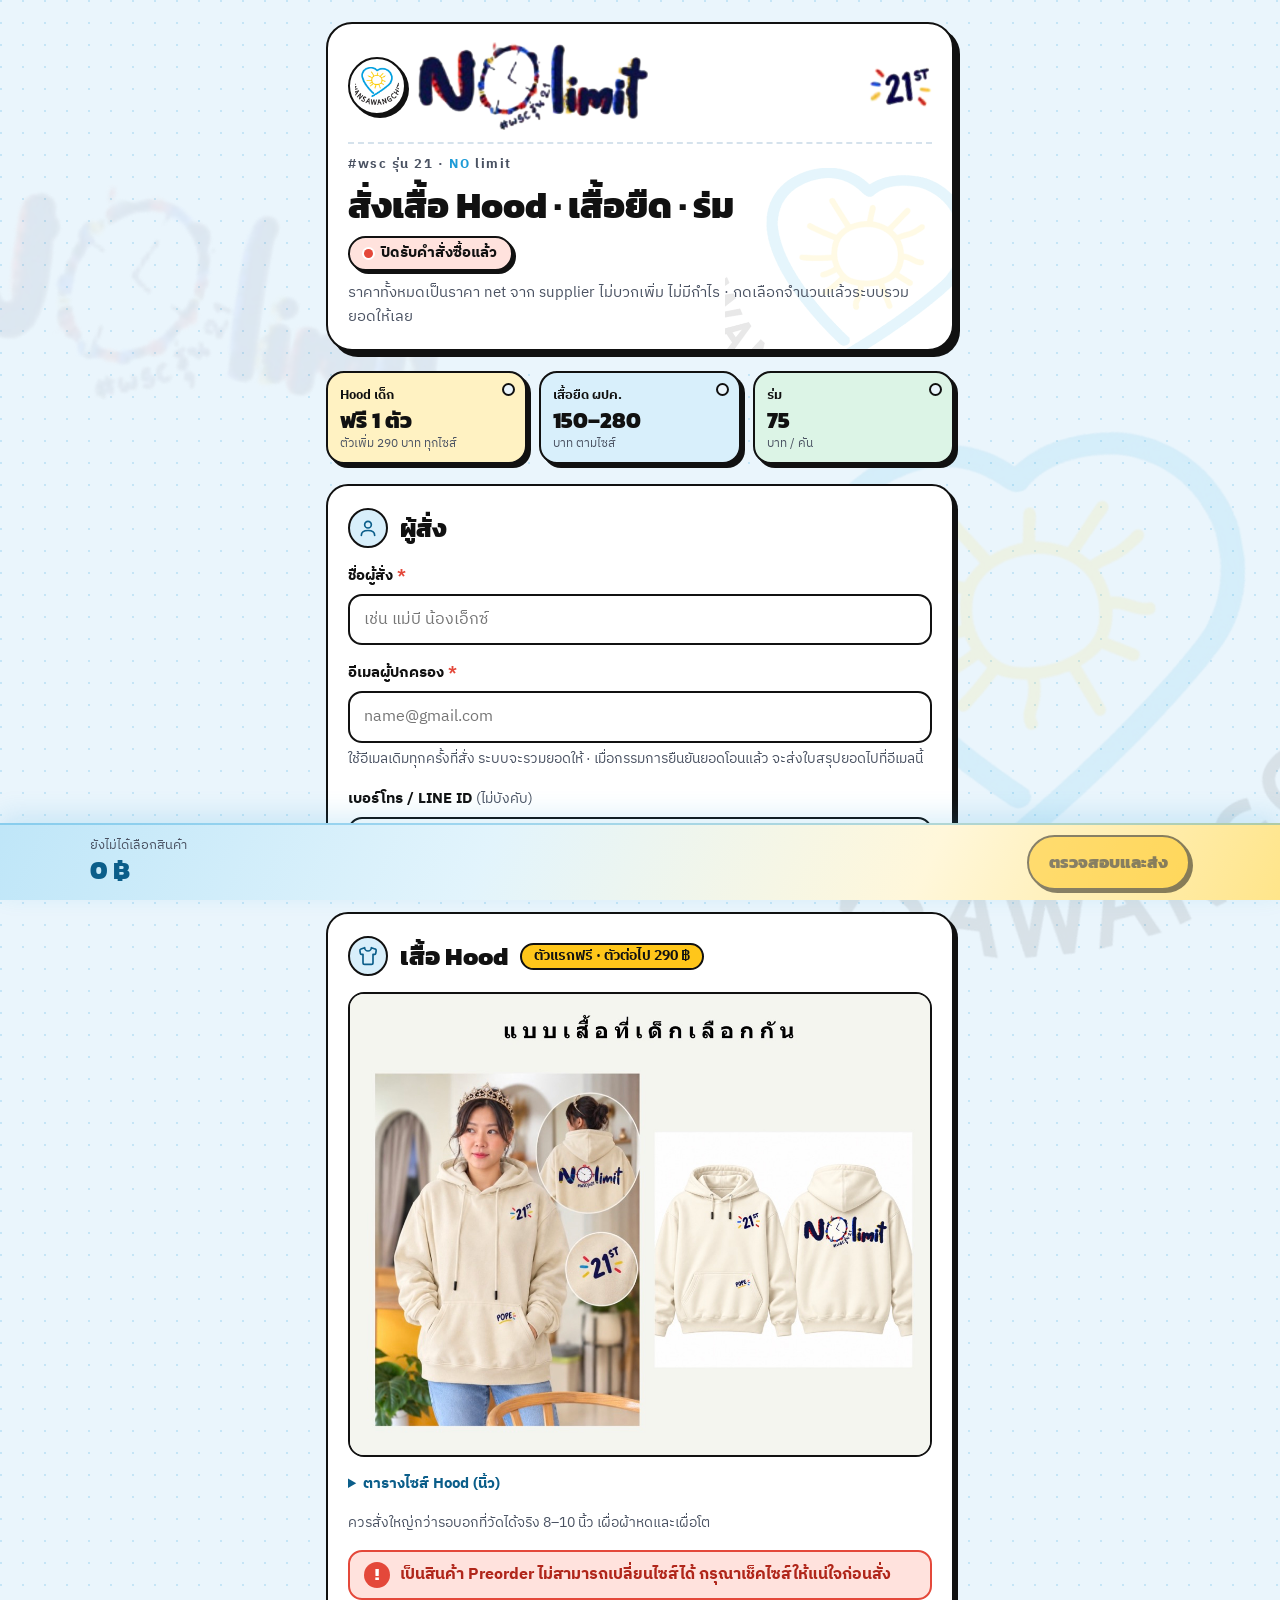
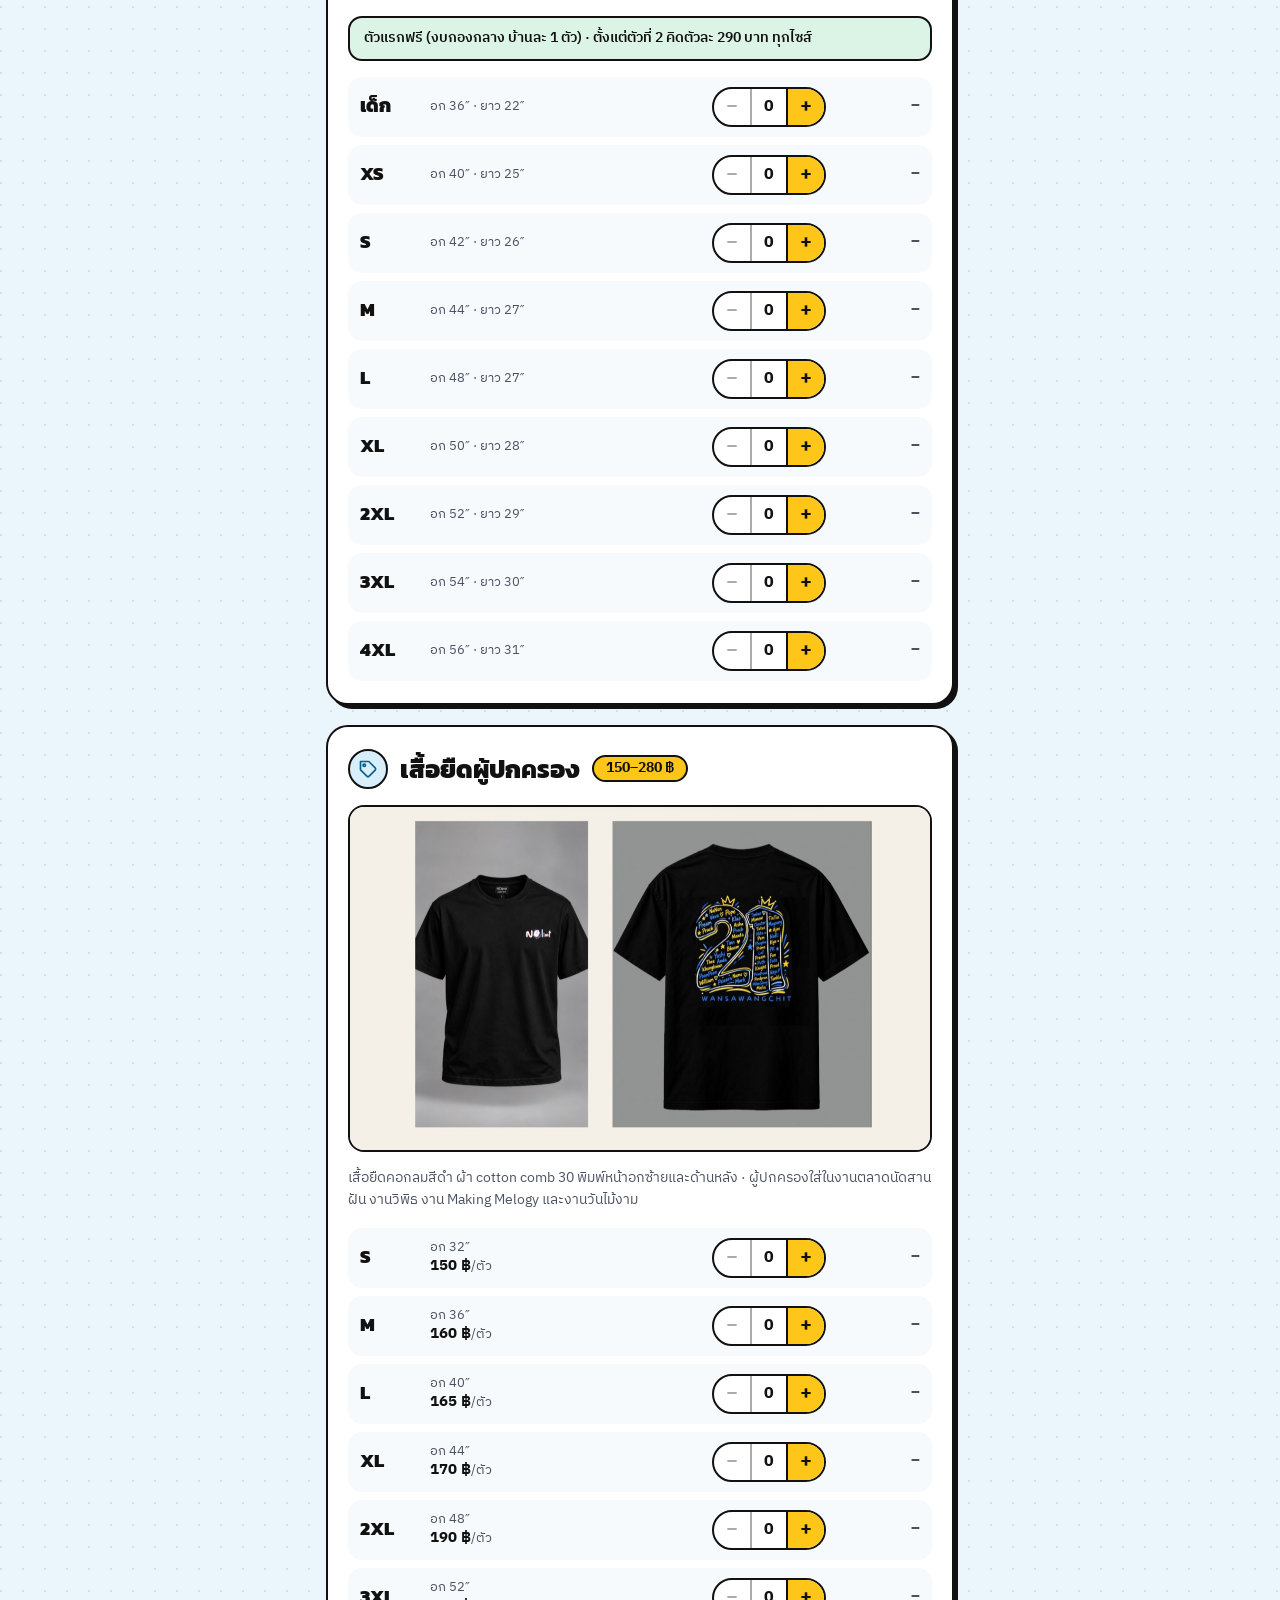
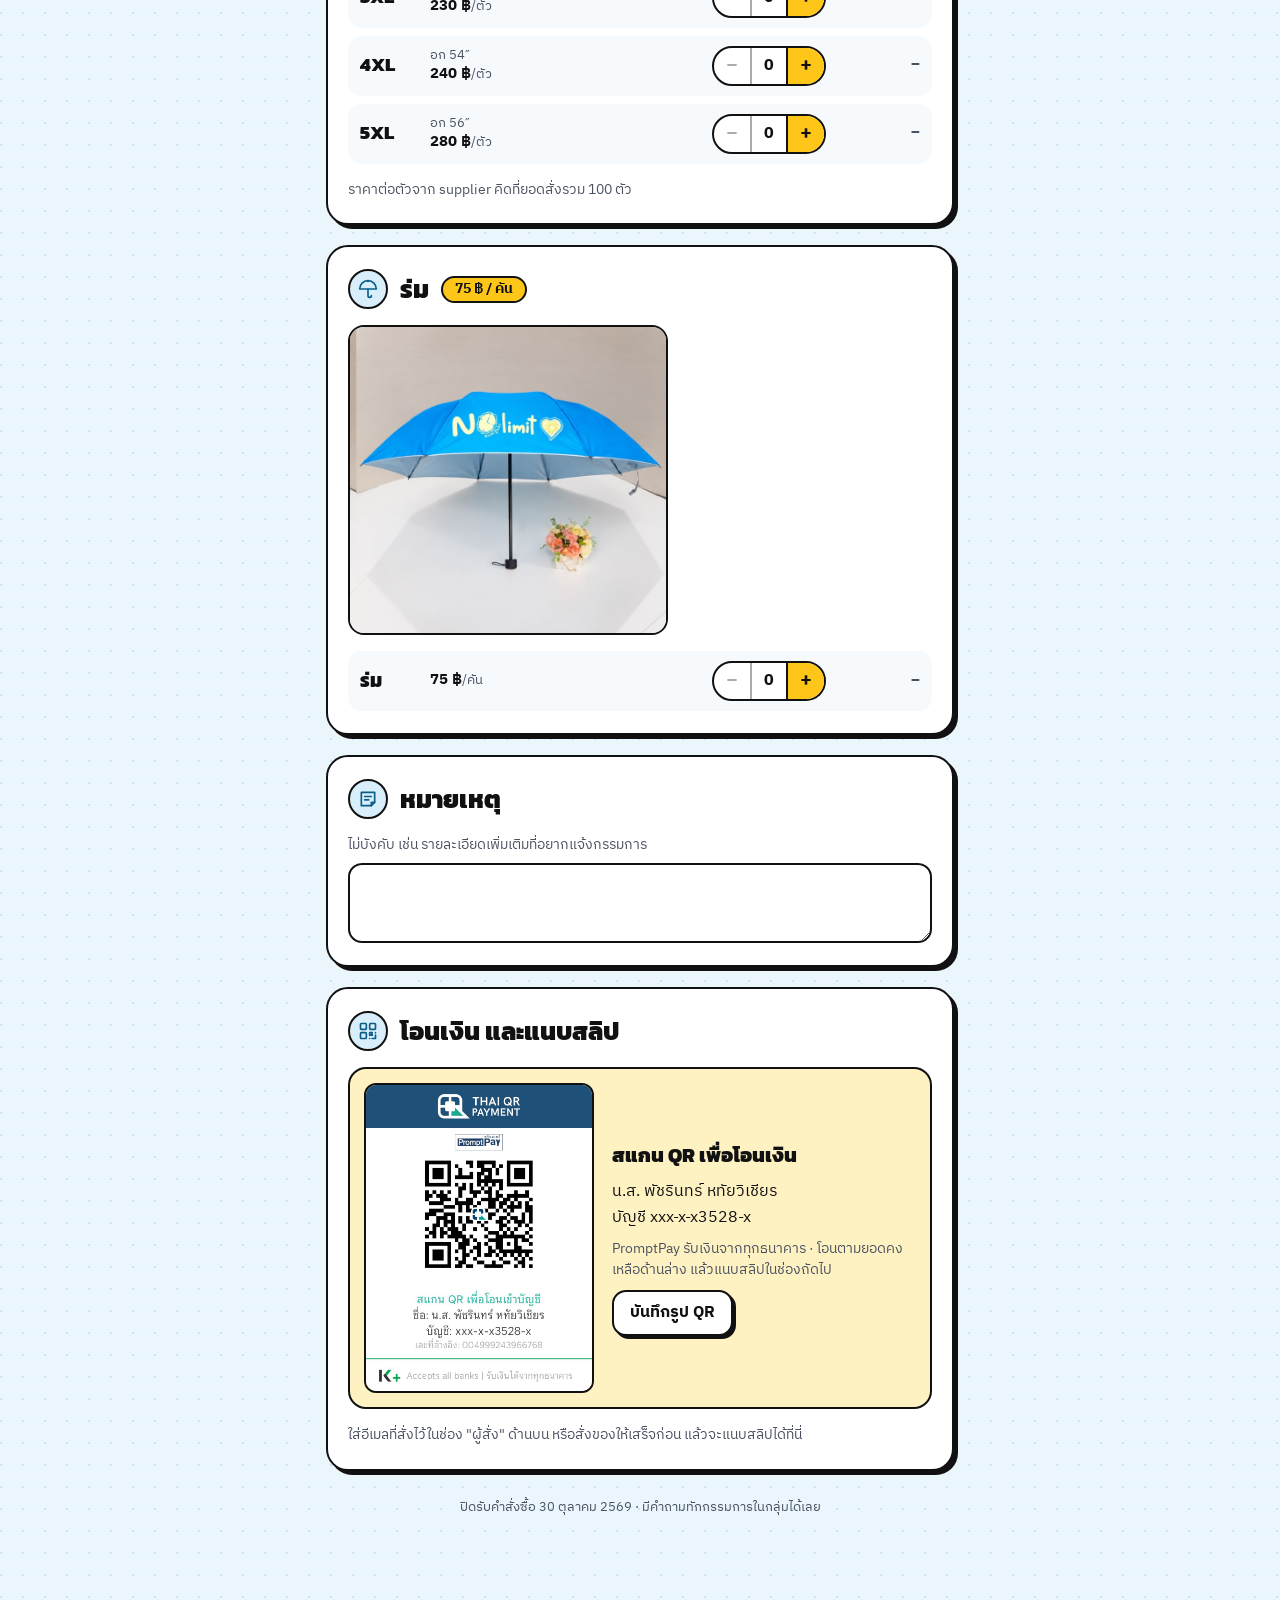
<file: index.html>
<!doctype html>
<html lang="th">
<head>
<meta charset="utf-8">
<meta name="viewport" content="width=device-width, initial-scale=1, viewport-fit=cover">
<title>สั่งเสื้อ NO limit 21</title>
<meta name="description" content="สั่งเสื้อ Hood เสื้อยืดผู้ปกครอง และร่ม พร้อมราคาทุกไซส์ คิดยอดให้อัตโนมัติ และแนบสลิปโอนเงินได้">
<meta property="og:title" content="สั่งเสื้อ Hood · เสื้อยืด · ร่ม — NO limit รุ่น 21">
<meta property="og:description" content="เห็นราคาทุกไซส์ คิดยอดให้อัตโนมัติ และแนบสลิปโอนเงินได้ · ปิดรับ 30 ต.ค. 69">
<meta property="og:image" content="https://mahantapon.github.io/wsc21-order/img/hood.jpg">
<link rel="icon" href="img/school-logo.png">
<link rel="preconnect" href="https://fonts.googleapis.com">
<link rel="preconnect" href="https://fonts.gstatic.com" crossorigin>
<link rel="stylesheet" href="https://fonts.googleapis.com/css2?family=IBM+Plex+Sans+Thai:wght@400;500;600;700&family=Kanit:wght@600;700;800&display=swap">
<style>
/* Layout: the same single-column order slip as before, restyled as a sticker board — thick-bordered cards,
   pastel price tags, school logo + NO limit marks in the header card and floating faintly behind everything.
   One deliberate light theme (matches the best home MARKETING board the parents' committee asked for). */
:root {
  --bg: #eaf5fc;          /* sky wash from the school heart */
  --paper: #ffffff;
  --ink: #111111;
  --muted: #4a5262;
  --hair: #d5e2ec;
  --sky: #1d9bd7;         /* school heart blue */
  --sky-ink: #0b5e8a;
  --sky-soft: #d8effb;
  --sun: #ffc61a;         /* school sun yellow */
  --sun-soft: #fff2c2;
  --coral: #e4483a;       /* red ray of the 21ST mark */
  --coral-soft: #ffe2dd;
  --mint: #1e9e5c;
  --mint-soft: #dcf4e6;
  --lav-soft: #e9e6ff;
  --shadow: 4px 4px 0 var(--ink);
  --shadow-sm: 3px 3px 0 var(--ink);
  --r: 22px;
  --f-display: "Kanit", "IBM Plex Sans Thai", "Thonburi", sans-serif;
  --f-body: "IBM Plex Sans Thai", "Thonburi", "Sukhumvit Set", system-ui, sans-serif;
  color-scheme: light;
}
* { box-sizing: border-box; }
[hidden] { display: none !important; }
html { -webkit-text-size-adjust: 100%; }
body {
  margin: 0; color: var(--ink); font-family: var(--f-body); font-size: 16px; line-height: 1.6;
  background-color: var(--bg);
  background-image:
    radial-gradient(circle at 1px 1px, rgba(29,155,215,.18) 1.2px, transparent 1.4px);
  background-size: 22px 22px;
  padding-bottom: calc(118px + env(safe-area-inset-bottom, 0px));
  position: relative; isolation: isolate; overflow-x: hidden;
}
/* the two marks behind the page */
body::before, body::after { content: ""; position: fixed; z-index: -1; pointer-events: none; background-repeat: no-repeat; background-size: contain; }
body::before { width: min(78vmin, 600px); aspect-ratio: 560 / 490; right: -8vmin; bottom: -6vmin; background-image: url(img/school-logo.png); opacity: .09; transform: rotate(-10deg); }
body::after { width: min(70vmin, 560px); aspect-ratio: 423 / 162; left: -10vmin; top: 22vh; background-image: url(img/logo-nolimit.png); opacity: .06; transform: rotate(9deg); }
img { max-width: 100%; display: block; }
button, input, textarea { font: inherit; color: inherit; }
a { color: inherit; }
:focus-visible { outline: 3px solid var(--sky); outline-offset: 2px; }
.num { font-variant-numeric: tabular-nums; }
.ico { width: 22px; height: 22px; fill: none; stroke: currentColor; stroke-width: 2; stroke-linecap: round; stroke-linejoin: round; flex: none; }

/* ---------- demo ribbon ---------- */
.demo-ribbon { background: var(--coral); color: #fff; text-align: center; font-weight: 700; font-size: 13.5px; padding: 6px max(16px, env(safe-area-inset-right, 0px)) 6px max(16px, env(safe-area-inset-left, 0px)); }

/* ---------- page ---------- */
.wrap { max-width: 660px; margin: 0 auto; display: grid; gap: 20px; padding: calc(22px + env(safe-area-inset-top, 0px)) max(16px, env(safe-area-inset-right, 0px)) 0 max(16px, env(safe-area-inset-left, 0px)); }

/* header card with both marks */
.top { position: relative; background: var(--paper); border: 2.5px solid var(--ink); border-radius: 26px; box-shadow: 6px 6px 0 var(--ink); padding: 18px 20px 20px; display: grid; gap: 10px; overflow: hidden; }
.top::before { content: ""; position: absolute; inset: 0; background: url(img/school-logo.png) no-repeat right -60px bottom -70px / 46% auto; opacity: .1; pointer-events: none; }
.top > * { position: relative; }
.logos { display: flex; align-items: center; gap: 12px; padding-bottom: 12px; border-bottom: 2px dashed var(--hair); }
.logos .badge { width: 58px; height: 58px; border-radius: 50%; background: #fff; border: 2.5px solid var(--ink); display: grid; place-items: center; flex: none; box-shadow: var(--shadow-sm); }
.logos img { height: auto; }
.logos .badge img { width: 44px; }
.logos .nolimit { width: min(230px, 52%); height: auto; }
.logos .s21 { width: 62px; height: auto; margin-left: auto; transform: rotate(9deg); }
.eyebrow { font-size: 13px; letter-spacing: .12em; font-weight: 800; color: var(--muted); }
.eyebrow .no { color: var(--sky); }
.top h1 { font-family: var(--f-display); font-weight: 800; font-size: clamp(27px, 7vw, 36px); line-height: 1.15; margin: 0; text-wrap: balance; }
.lede { margin: 0; color: var(--muted); font-size: 15px; }
.closing { justify-self: start; display: inline-flex; gap: 8px; align-items: center; background: var(--sun); border: 2px solid var(--ink); border-radius: 999px; padding: 4px 14px; font-weight: 800; font-size: 14.5px; box-shadow: var(--shadow-sm); }
.closing::before { content: ""; width: 9px; height: 9px; border-radius: 50%; background: var(--mint); box-shadow: 0 0 0 2px #fff; }
.closing.shut { background: var(--coral-soft); }
.closing.shut::before { background: var(--coral); }

/* price tags */
.tags { display: grid; grid-template-columns: repeat(3, minmax(0, 1fr)); gap: 12px; }
.tag { position: relative; border: 2.5px solid var(--ink); border-radius: 18px; box-shadow: var(--shadow); padding: 12px 12px 10px; display: grid; gap: 2px; min-width: 0; }
.tag::after { content: ""; position: absolute; top: 10px; right: 10px; width: 9px; height: 9px; border-radius: 50%; background: var(--bg); border: 2px solid var(--ink); }
.tag b { font-size: 13px; font-weight: 700; }
.tag strong { font-family: var(--f-display); font-size: 22px; font-weight: 800; line-height: 1.15; }
.tag small { font-size: 12px; color: var(--muted); line-height: 1.35; }
.tag.y { background: var(--sun-soft); } .tag.b { background: var(--sky-soft); } .tag.m { background: var(--mint-soft); }
@media (max-width: 380px) { .tags { gap: 8px; } .tag { padding: 10px 8px 9px; } .tag strong { font-size: 17px; } }

/* section cards */
.card { background: var(--paper); border: 2.5px solid var(--ink); border-radius: var(--r); box-shadow: var(--shadow); padding: 22px 20px; display: grid; gap: 16px; min-width: 0; }
.card h2 { font-family: var(--f-display); font-size: 25px; font-weight: 800; margin: 0; line-height: 1.2; display: flex; flex-wrap: wrap; gap: 8px 12px; align-items: center; }
.card h2 .circ { width: 40px; height: 40px; border-radius: 50%; display: grid; place-items: center; background: var(--sky-soft); color: var(--sky-ink); border: 2px solid var(--ink); }
.card h2 .circ .ico { width: 20px; height: 20px; }
.card h2 .price { font-family: var(--f-body); font-size: 14px; font-weight: 700; background: var(--sun); color: var(--ink); padding: 3px 12px; border-radius: 999px; border: 2px solid var(--ink); }
.card h3 { font-family: var(--f-display); font-size: 18px; font-weight: 700; margin: 0; display: flex; gap: 8px; align-items: baseline; flex-wrap: wrap; }
.card h3 .sub { font-family: var(--f-body); font-weight: 500; font-size: 13.5px; color: var(--muted); }
.card p { margin: 0; }
.hint { font-size: 13.5px; color: var(--muted); }
.photo { border-radius: 16px; overflow: hidden; background: var(--sky-soft); border: 2px solid var(--ink); }
.photo img { width: 100%; height: auto; }
.photo.umb { max-width: 320px; }

/* fields */
label.field { display: grid; gap: 6px; font-weight: 700; font-size: 15px; }
label.field span.req { color: var(--coral); }
input[type=text], input[type=email], textarea {
  width: 100%; border: 2px solid var(--ink); background: var(--paper); border-radius: 14px; padding: 11px 14px; font-size: 16px; font-weight: 400;
}
input[type=text]:focus, input[type=email]:focus, textarea:focus { outline: none; box-shadow: var(--shadow-sm); background: #fffef6; }
textarea { min-height: 80px; resize: vertical; }

details.chart summary { cursor: pointer; font-size: 14.5px; color: var(--sky-ink); font-weight: 700; }
.tablewrap { overflow-x: auto; margin-top: 8px; }
table.mini { border-collapse: collapse; width: 100%; font-size: 14px; }
table.mini th, table.mini td { padding: 6px 8px; text-align: center; border-bottom: 1.5px dashed var(--hair); }
table.mini th { font-weight: 700; color: var(--muted); font-size: 12.5px; }

/* notes */
.preorder { color: #b0261a; background: var(--coral-soft); border: 2.5px solid var(--coral); border-radius: 14px; padding: 10px 14px; font-weight: 800; font-size: 15.5px; display: flex; gap: 10px; align-items: center; }
.preorder::before { content: "!"; width: 26px; height: 26px; border-radius: 50%; background: var(--coral); color: #fff; display: grid; place-items: center; font-family: var(--f-display); flex: none; }
.freeused { font-size: 14px; background: var(--mint-soft); border: 2px solid var(--ink); border-radius: 14px; padding: 9px 14px; font-weight: 600; }
.note { border-radius: 14px; padding: 10px 14px; font-size: 14px; background: var(--sky-soft); border: 2px solid var(--ink); }

/* size rows */
.rows { display: grid; gap: 8px; }
.row { display: grid; grid-template-columns: 60px minmax(0,1fr) auto 84px; align-items: center; gap: 10px; padding: 8px 10px; border-radius: 14px; border: 2px solid transparent; background: #f6fafd; }
.row .sz { font-family: var(--f-display); font-weight: 800; font-size: 19px; }
.row .meta { font-size: 13px; color: var(--muted); line-height: 1.35; min-width: 0; }
.row .meta b { color: var(--ink); font-weight: 700; font-size: 14.5px; }
.row .sum { text-align: right; font-weight: 700; font-size: 14.5px; color: var(--muted); }
.row.on { background: var(--sky-soft); border-color: var(--ink); }
.row.on .sum { color: var(--ink); }
.row.on .sz { color: var(--sky-ink); }
.stepper { display: inline-flex; align-items: center; border: 2px solid var(--ink); border-radius: 999px; background: var(--paper); overflow: hidden; }
.stepper button { width: 38px; height: 36px; border: 0; background: transparent; font-size: 20px; line-height: 1; cursor: pointer; color: var(--ink); font-weight: 700; }
.stepper button[data-d="1"] { background: var(--sun); border-left: 2px solid var(--ink); }
.stepper button[data-d="-1"] { border-right: 2px solid var(--ink); }
.stepper button:disabled { opacity: .35; cursor: default; }
.stepper output { min-width: 34px; text-align: center; font-weight: 800; }
@media (max-width: 520px) {
  .card { padding: 18px 14px; gap: 14px; }
  .row { grid-template-columns: 42px minmax(0,1fr) auto 60px; gap: 6px; padding: 7px 8px; }
  .row .sz { font-size: 17px; }
  .stepper button { width: 30px; height: 34px; font-size: 18px; }
  .stepper output { min-width: 24px; }
  .row .sum { font-size: 13.5px; }
  .tag strong { font-size: 19px; }
}

/* hoodie names */
.hoodnames { display: grid; gap: 10px; border-top: 2px dashed var(--hair); padding-top: 16px; }
.nameRows { display: grid; gap: 10px; }
.nameRow { display: grid; grid-template-columns: minmax(0, 1fr) minmax(0, 1.3fr); gap: 8px; align-items: start; }
.nameRow .lab { font-size: 14.5px; line-height: 1.4; padding-top: 10px; }
.nameRow .lab b { font-weight: 800; }
.nameRow input.bad { border-color: var(--coral); background: var(--coral-soft); }
.nameerr { color: var(--coral); font-size: 12.5px; font-weight: 600; }
@media (max-width: 460px) { .nameRow { grid-template-columns: 1fr; gap: 4px; } .nameRow .lab { padding-top: 0; } }

/* status boxes */
.result { border-radius: 14px; padding: 12px 14px; font-size: 14.5px; display: grid; gap: 6px; border: 2px solid var(--ink); }
.result.idle { background: #f3f5f8; color: var(--muted); }
.result.clear { background: var(--mint-soft); }
.result.taken { background: var(--sun-soft); }
.result .head { font-weight: 700; display: flex; gap: 8px; align-items: center; flex-wrap: wrap; }
.result ul { margin: 0; padding-left: 18px; }
.pill { font-size: 12px; font-weight: 800; border-radius: 999px; padding: 2px 10px; white-space: nowrap; border: 1.5px solid var(--ink); }
.pill.ok { background: var(--mint); color: #fff; }
.pill.warn { background: var(--sun); color: var(--ink); }
.pill.fund { background: var(--sky); color: #fff; }
.pill.wait { background: #eef1f5; color: var(--muted); }
.history { background: var(--sky-soft); border: 2px solid var(--ink); border-radius: 14px; padding: 12px 14px; font-size: 14.5px; display: grid; gap: 8px; }
.history .head { font-weight: 700; display: flex; gap: 8px; align-items: center; flex-wrap: wrap; }
.history ul { margin: 0; padding-left: 18px; }
.history .sumline { display: flex; justify-content: space-between; gap: 10px; border-top: 2px dashed rgba(17,17,17,.2); padding-top: 8px; font-weight: 800; }
.paystatus { display: flex; gap: 8px; align-items: center; flex-wrap: wrap; font-size: 14px; }

/* payment */
.qrbox { display: grid; grid-template-columns: minmax(0, 230px) minmax(0, 1fr); gap: 18px; align-items: center; background: var(--sun-soft); border: 2px solid var(--ink); border-radius: 18px; padding: 14px; }
.qrbox a.qrimg { display: block; border-radius: 12px; overflow: hidden; background: #fff; border: 2px solid var(--ink); }
.qrbox img { width: 100%; height: auto; display: block; }
.qrbox .qrtxt { display: grid; gap: 8px; min-width: 0; }
.qrbox .qrtxt b { font-family: var(--f-display); font-size: 20px; font-weight: 800; }
.qrbox .qrtxt .btn { justify-self: start; text-decoration: none; display: inline-block; }
@media (max-width: 520px) { .qrbox { grid-template-columns: 1fr; justify-items: center; } .qrbox a.qrimg { width: min(250px, 100%); } .qrbox .qrtxt { justify-items: center; text-align: center; } .qrbox .qrtxt .btn { justify-self: center; } }
.paybody { display: grid; gap: 14px; }
.paysum { display: grid; grid-template-columns: repeat(3, minmax(0, 1fr)); gap: 10px; }
.paysum div { background: #f6fafd; border: 2px solid var(--ink); border-radius: 14px; padding: 8px 12px; display: grid; min-width: 0; }
.paysum b { font-size: 12px; color: var(--muted); font-weight: 700; }
.paysum strong { font-family: var(--f-display); font-size: 22px; line-height: 1.25; }
.paysum .due strong { color: var(--coral); }
.paysum .paid strong { color: var(--mint); }
.paysum .paystatus { grid-column: 1 / -1; background: transparent; border: 0; padding: 0; display: flex; }
.dueline { display: flex; justify-content: space-between; align-items: center; gap: 10px; flex-wrap: wrap; background: var(--ink); color: #fff; border-radius: 16px; padding: 12px 16px; }
.dueline b { font-size: 15px; }
.dueline strong { font-family: var(--f-display); font-size: 30px; color: var(--sun); }
.filepick { position: relative; display: grid; place-items: center; gap: 2px; border: 2.5px dashed var(--ink); border-radius: 16px; padding: 20px 12px; background: #f6fafd; cursor: pointer; font-weight: 800; color: var(--sky-ink); text-align: center; font-family: var(--f-display); font-size: 17px; }
.filepick small { font-family: var(--f-body); font-weight: 400; color: var(--muted); font-size: 12.5px; }
.filepick input { position: absolute; width: 1px; height: 1px; opacity: 0; }
.filepick:focus-within { outline: 3px solid var(--sky); outline-offset: 2px; }
.slipprev { max-height: 300px; width: auto; max-width: 100%; border-radius: 12px; border: 2px solid var(--ink); justify-self: start; }
.slips { display: grid; gap: 8px; }
.sliprow { display: flex; justify-content: space-between; align-items: center; gap: 6px 10px; flex-wrap: wrap; background: #f6fafd; border: 2px solid var(--ink); border-radius: 12px; padding: 8px 12px; font-size: 14px; }
.okmsg { background: var(--mint-soft); border: 2px solid var(--ink); border-radius: 14px; padding: 10px 14px; font-size: 14.5px; font-weight: 600; }
.err { background: var(--coral-soft); border: 2px solid var(--coral); border-radius: 14px; padding: 10px 14px; font-size: 14.5px; font-weight: 600; }

/* buttons */
.btn { border: 2px solid var(--ink); border-radius: 14px; padding: 11px 16px; font-weight: 800; cursor: pointer; line-height: 1.3; background: var(--paper); box-shadow: var(--shadow-sm); transition: transform .1s, box-shadow .1s; }
.btn:active { transform: translate(2px, 2px); box-shadow: 1px 1px 0 var(--ink); }
.btn.ghost { background: var(--paper); }
.btn.primary { background: var(--ink); color: #fff; }
.btn.sunbtn { background: var(--sun); color: var(--ink); font-family: var(--f-display); font-size: 17px; }
.btn:disabled { opacity: .45; cursor: default; box-shadow: none; }

/* bottom bar */
.bar { position: fixed; left: 0; right: 0; bottom: 0; z-index: 10; background: linear-gradient(115deg, #bfe6f8 0%, #e2f4fc 38%, #fff7da 72%, #ffe58a 100%); color: var(--ink); border-top: 2px solid rgba(29, 155, 215, .35); box-shadow: 0 -8px 24px rgba(29, 155, 215, .16);
  padding: 10px max(16px, env(safe-area-inset-right, 0px)) calc(10px + env(safe-area-inset-bottom, 0px)) max(16px, env(safe-area-inset-left, 0px)); }
.bar .in { max-width: 1100px; margin: 0 auto; display: flex; align-items: center; gap: 12px; }
.bar .tot { flex: 1; min-width: 0; display: grid; line-height: 1.25; }
.bar .tot small { font-size: 12.5px; color: var(--muted); white-space: nowrap; overflow: hidden; text-overflow: ellipsis; }
.bar .tot strong { font-size: 26px; font-family: var(--f-display); font-weight: 800; color: var(--sky-ink); }
.bar .go { background: var(--sun); color: var(--ink); padding: 12px 20px; border-radius: 999px; border: 2px solid var(--ink); box-shadow: var(--shadow-sm); font-weight: 800; font-family: var(--f-display); font-size: 17px; cursor: pointer; white-space: nowrap; }
.bar .go:disabled { opacity: .5; }

/* review sheet */
.sheet { position: fixed; inset: 0; z-index: 30; background: rgba(17,17,17,.55); display: flex; align-items: flex-end; justify-content: center; }
.sheet .panel { background: var(--paper); width: 100%; max-width: 640px; max-height: 88vh; overflow-y: auto; border: 3px solid var(--ink); border-bottom: 0; border-radius: 24px 24px 0 0;
  padding: 20px max(16px, env(safe-area-inset-right, 0px)) calc(20px + env(safe-area-inset-bottom, 0px)) max(16px, env(safe-area-inset-left, 0px)); display: grid; gap: 14px; }
.sheet h2 { font-family: var(--f-display); margin: 0; font-size: 24px; font-weight: 800; }
.slip { border: 2px dashed var(--ink); border-radius: 14px; padding: 12px 14px; display: grid; gap: 4px; font-size: 15px; background: #fffef6; }
.slip .ln { display: flex; justify-content: space-between; gap: 12px; }
.slip .ln span:first-child { min-width: 0; }
.slip .ln.tot { border-top: 2px solid var(--ink); margin-top: 6px; padding-top: 8px; font-weight: 800; font-size: 18px; }
.slip .ln.muted { color: var(--muted); font-size: 13.5px; }
.slip .who { font-size: 14px; color: var(--muted); margin-bottom: 6px; }
.actions { display: grid; grid-template-columns: 1fr 2fr; gap: 10px; }
.done .big { font-family: var(--f-display); font-size: 30px; font-weight: 800; line-height: 1.2; }
.done + div .code, .code { display: inline-block; font-family: var(--f-display); font-size: 30px; font-weight: 800; background: var(--sun); color: var(--ink); border: 2px solid var(--ink); border-radius: 12px; padding: 0 14px; }
footer { color: var(--muted); font-size: 13px; text-align: center; padding: 6px 0 0; display: grid; justify-items: center; gap: 8px; }
footer img { width: 54px; opacity: .9; }
@media (prefers-reduced-motion: no-preference) {
  .sheet .panel { animation: up .22s ease-out; }
  @keyframes up { from { transform: translateY(30px); opacity: .6; } to { transform: none; opacity: 1; } }
  }
</style>
</head>
<body>
<svg width="0" height="0" style="position:absolute" aria-hidden="true" focusable="false">
  <symbol id="i-user" viewBox="0 0 24 24"><circle cx="12" cy="8" r="4"/><path d="M4 21c0-4 3.6-6 8-6s8 2 8 6"/></symbol>
  <symbol id="i-shirt" viewBox="0 0 24 24"><path d="M20.4 3.5 16 2a4 4 0 0 1-8 0L3.6 3.5a2 2 0 0 0-1.3 2.2l.6 3.5a1 1 0 0 0 1 .8H6v10a2 2 0 0 0 2 2h8a2 2 0 0 0 2-2V10h2.2a1 1 0 0 0 1-.8l.6-3.5a2 2 0 0 0-1.4-2.2z"/></symbol>
  <symbol id="i-umbrella" viewBox="0 0 24 24"><path d="M22 12a10 10 0 0 0-20 0Z"/><path d="M12 12v8a2 2 0 0 0 4 0"/><path d="M12 2v1"/></symbol>
  <symbol id="i-qr" viewBox="0 0 24 24"><rect x="3" y="3" width="7" height="7" rx="1"/><rect x="14" y="3" width="7" height="7" rx="1"/><rect x="3" y="14" width="7" height="7" rx="1"/><path d="M14 14h3v3h-3zM21 14v.01M14 21h.01M17 21h4v-4"/></symbol>
  <symbol id="i-note" viewBox="0 0 24 24"><path d="M4 4h16v12l-4 4H4z"/><path d="M16 20v-4h4M8 9h8M8 13h5"/></symbol>
  <symbol id="i-gift" viewBox="0 0 24 24"><rect x="3" y="8" width="18" height="4" rx="1"/><path d="M12 8v13M19 12v7a2 2 0 0 1-2 2H7a2 2 0 0 1-2-2v-7"/><path d="M7.5 8a2.5 2.5 0 0 1 0-5C11 3 12 8 12 8s1-5 4.5-5a2.5 2.5 0 0 1 0 5"/></symbol>
  <symbol id="i-tag" viewBox="0 0 24 24"><path d="M20.6 13.4 13.4 20.6a2 2 0 0 1-2.8 0L3 13V3h10l7.6 7.6a2 2 0 0 1 0 2.8z"/><circle cx="7.5" cy="7.5" r="1.5"/></symbol>
  <symbol id="i-receipt" viewBox="0 0 24 24"><path d="M6 2h12v20l-3-2-3 2-3-2-3 2z"/><path d="m9 12 2 2 4-4"/></symbol>
  <symbol id="i-arrow" viewBox="0 0 24 24"><path d="M5 12h14M13 6l6 6-6 6"/></symbol>
</svg>

<main class="wrap" id="app">
  <header class="top">
    <div class="logos" aria-hidden="true">
      <span class="badge"><img src="img/school-logo.png" width="560" height="490" alt=""></span>
      <img class="nolimit" src="img/logo-nolimit.png" width="423" height="162" alt="">
      <img class="s21" src="img/logo-21st.png" width="120" height="84" alt="">
    </div>
    <div class="eyebrow">#wsc รุ่น 21 · <span class="no">NO</span> limit</div>
    <h1>สั่งเสื้อ Hood · เสื้อยืด · ร่ม</h1>
    <div class="closing num" id="closing">ปิดรับ 30 ต.ค. 69</div>
    <p class="lede">ราคาทั้งหมดเป็นราคา net จาก supplier ไม่บวกเพิ่ม ไม่มีกำไร · กดเลือกจำนวนแล้วระบบรวมยอดให้เลย</p>
  </header>

  <div class="tags">
    <div class="tag y"><b>Hood เด็ก</b><strong>ฟรี 1 ตัว</strong><small>ตัวเพิ่ม 290 บาท ทุกไซส์</small></div>
    <div class="tag b"><b>เสื้อยืด ผปค.</b><strong class="num">150–280</strong><small>บาท ตามไซส์</small></div>
    <div class="tag m"><b>ร่ม</b><strong class="num">75</strong><small>บาท / คัน</small></div>
  </div>

  <section class="card" aria-labelledby="h-who">
    <h2 id="h-who"><span class="circ"><svg class="ico"><use href="#i-user"/></svg></span>ผู้สั่ง</h2>
    <label class="field" for="name"><span>ชื่อผู้สั่ง <span class="req">*</span></span>
      <input type="text" id="name" autocomplete="off" placeholder="เช่น แม่บี น้องเอ็กซ์">
    </label>
    <div class="result taken" id="nameDup" hidden></div>
    <label class="field" for="email"><span>อีเมลผู้ปกครอง <span class="req">*</span></span>
      <input type="email" id="email" autocomplete="email" inputmode="email" placeholder="name@gmail.com">
      <span class="hint" style="font-weight:400">ใช้อีเมลเดิมทุกครั้งที่สั่ง ระบบจะรวมยอดให้ · เมื่อกรรมการยืนยันยอดโอนแล้ว จะส่งใบสรุปยอดไปที่อีเมลนี้</span>
    </label>
    <div class="result taken" id="emailTypo" hidden></div>
    <div class="history" id="history" hidden></div>
    <label class="field" for="contact"><span>เบอร์โทร / LINE ID <span class="hint" style="font-weight:400">(ไม่บังคับ)</span></span>
      <input type="text" id="contact" autocomplete="off" placeholder="เช่น 081-234-5678 หรือ LINE: mom_bee">
    </label>
  </section>

  <section class="card" aria-labelledby="h-hood">
    <h2 id="h-hood"><span class="circ"><svg class="ico"><use href="#i-shirt"/></svg></span>เสื้อ Hood <span class="price">ตัวแรกฟรี · ตัวต่อไป 290 ฿</span></h2>
    <div class="photo"><img src="img/hood.jpg" width="1100" height="875" alt="แบบเสื้อ Hood สีครีม หน้าอกปัก 21st หลัง NO limit #wscรุ่น21"></div>
    <details class="chart">
      <summary>ตารางไซส์ Hood (นิ้ว)</summary>
      <div class="tablewrap"><table class="mini num" id="hoodChart"></table></div>
    </details>
    <p class="hint">ควรสั่งใหญ่กว่ารอบอกที่วัดได้จริง 8–10 นิ้ว เผื่อผ้าหดและเผื่อโต</p>

    <div class="preorder" role="note">เป็นสินค้า Preorder ไม่สามารถเปลี่ยนไซส์ได้ กรุณาเช็คไซส์ให้แน่ใจก่อนสั่ง</div>
    <div class="freeused" id="hoodNote"></div>
    <div class="rows" id="hoodRows"></div>
    <div class="hoodnames" id="hoodNames" hidden>
      <h3>ชื่อที่สกรีนบนกระเป๋า Hood <span class="sub">พิมพ์เป็นภาษาอังกฤษ</span></h3>
      <p class="hint">ใส่ชื่อเด็กที่จะให้สกรีนตรงกระเป๋า เรียงตามแต่ละตัวที่สั่ง ตรงกับไซส์ของตัวนั้น พิมพ์เฉพาะชื่อเป็นภาษาอังกฤษ (A-Z) เช่น BEE · ไม่ต้องมีตัวเลขหรือตัวพิเศษ</p>
      <div class="nameRows" id="hoodNameRows"></div>
    </div>
  </section>

  <section class="card" aria-labelledby="h-tee">
    <h2 id="h-tee"><span class="circ"><svg class="ico"><use href="#i-tag"/></svg></span>เสื้อยืดผู้ปกครอง <span class="price">150–280 ฿</span></h2>
    <div class="photo"><img src="img/tee.jpg" width="1100" height="653" alt="แบบเสื้อยืดสีดำ หน้าอกซ้าย NO limit หลังเลข 21 รายชื่อเด็ก WANSAWANGCHIT"></div>
    <p class="hint">เสื้อยืดคอกลมสีดำ ผ้า cotton comb 30 พิมพ์หน้าอกซ้ายและด้านหลัง · ผู้ปกครองใส่ในงานตลาดนัดสานฝัน งานวิพิธ งาน Making Melogy และงานวันไม้งาม</p>
    <div class="rows" id="teeRows"></div>
    <p class="hint">ราคาต่อตัวจาก supplier คิดที่ยอดสั่งรวม 100 ตัว</p>
  </section>

  <section class="card" aria-labelledby="h-umb">
    <h2 id="h-umb"><span class="circ"><svg class="ico"><use href="#i-umbrella"/></svg></span>ร่ม <span class="price">75 ฿ / คัน</span></h2>
    <div class="photo umb"><img src="img/umbrella.jpg" width="720" height="698" alt="ร่มพับสีฟ้า ลาย NO limit #wscรุ่น21"></div>
    <div class="rows" id="umbRows"></div>
  </section>

  <section class="card" aria-labelledby="h-note">
    <h2 id="h-note"><span class="circ"><svg class="ico"><use href="#i-note"/></svg></span>หมายเหตุ</h2>
    <label class="field" for="note"><span class="hint" style="font-weight:400">ไม่บังคับ เช่น รายละเอียดเพิ่มเติมที่อยากแจ้งกรรมการ</span>
      <textarea id="note"></textarea>
    </label>
  </section>

  <section class="card" id="payCard" aria-labelledby="h-pay">
    <h2 id="h-pay"><span class="circ"><svg class="ico"><use href="#i-qr"/></svg></span>โอนเงิน และแนบสลิป</h2>
    <div class="qrbox">
      <a class="qrimg" href="img/promptpay.png" target="_blank" rel="noopener" aria-label="เปิดรูป QR โอนเงินขนาดใหญ่"><img src="img/promptpay.png" width="885" height="1200" alt="Thai QR Payment PromptPay โอนเข้าบัญชี น.ส. พัชรินทร์ หทัยวิเชียร บัญชี xxx-x-x3528-x"></a>
      <div class="qrtxt">
        <b>สแกน QR เพื่อโอนเงิน</b>
        <span>น.ส. พัชรินทร์ หทัยวิเชียร<br>บัญชี xxx-x-x3528-x</span>
        <span class="hint">PromptPay รับเงินจากทุกธนาคาร · โอนตามยอดคงเหลือด้านล่าง แล้วแนบสลิปในช่องถัดไป</span>
        <a class="btn ghost" href="img/promptpay.png" download="QR-โอนเงิน-NOlimit21.png">บันทึกรูป QR</a>
      </div>
    </div>
    <p class="hint" id="payLock">ใส่อีเมลที่สั่งไว้ในช่อง "ผู้สั่ง" ด้านบน หรือสั่งของให้เสร็จก่อน แล้วจะแนบสลิปได้ที่นี่</p>
    <div id="payBody" hidden class="paybody">
    <div class="paysum num" id="paySum"></div>
    <div class="okmsg" id="payDone" hidden>ชำระครบแล้ว ไม่มียอดค้าง · ถ้าสั่งเพิ่ม ยอดใหม่จะขึ้นที่นี่</div>
    <div class="paybody" id="payUpload">
    <div class="dueline num" id="payDue"></div>
    <p class="hint">โอนผ่าน QR ด้านบน จะโอนครั้งเดียวหรือแบ่งหลายสลิปก็ได้ <b>แต่ทุกสลิปรวมกันต้องเท่ากับยอดสั่งซื้อพอดี</b> · กรอกยอดของสลิปใบนี้แล้วแนบรูป ระบบจะอ่านยอดในสลิป ถ้าไม่ตรงกับที่กรอกจะไม่รับ · ใช้สลิปเดิมซ้ำไม่ได้</p>
    <label class="field" for="payAmt"><span>ยอดเงินในสลิปใบนี้ (บาท) <span class="req">*</span></span>
      <input type="text" id="payAmt" inputmode="decimal" autocomplete="off">
      <span class="hint" id="payAmtHint" style="font-weight:400" hidden></span>
    </label>
    <label class="filepick" for="payFile">
      <input type="file" id="payFile" accept="image/*">
      <span id="payPickText">+ เลือกรูปสลิป</span>
      <small>ภาพหน้าจอจากแอปธนาคาร หรือถ่ายรูปสลิป</small>
    </label>
    <img id="payPreview" class="slipprev" alt="สลิปที่เลือก" hidden>
    <div class="err" id="payErr" hidden></div>
    <div class="okmsg" id="payOk" hidden></div>
    <button type="button" class="btn sunbtn" id="paySend" disabled>ส่งสลิป</button>
    </div>
    <div class="slips" id="paySlips"></div>
    </div>
  </section>

  <footer>ปิดรับคำสั่งซื้อ 30 ตุลาคม 2569 · มีคำถามทักกรรมการในกลุ่มได้เลย</footer>
</main>

<div class="bar" role="region" aria-label="ยอดรวม">
  <div class="in">
    <div class="tot"><small id="barItems">ยังไม่ได้เลือกสินค้า</small><strong class="num" id="barTotal">0 ฿</strong></div>
    <button type="button" class="go" id="review">ตรวจสอบและส่ง</button>
  </div>
</div>

<div class="sheet" id="sheet" hidden>
  <div class="panel" role="dialog" aria-modal="true" aria-labelledby="sheetTitle" id="panel"></div>
</div>

<script>
var API = 'https://script.google.com/macros/s/AKfycbzKnFJLyZAMiZ4j46yJvun-DkF8fx2AbNIkvEboz5PvzCaR3iLZCGfJU9PH9yimCbNhLQ/exec';
var CLOSE_AT = new Date('2026-10-30T23:59:59+07:00');
var HOOD_PRICE = 290, UMB_PRICE = 75, MAX = 99; // no real per-size limit (21 ต.ค.); 99 only keeps the stepper sane
var HOOD = [ // size, chest, length, sleeve
  ['เด็ก', 36, 22, 20], ['XS', 40, 25, 23], ['S', 42, 26, 25], ['M', 44, 27, 25], ['L', 48, 27, 25],
  ['XL', 50, 28, 26], ['2XL', 52, 29, 28], ['3XL', 54, 30, 29], ['4XL', 56, 31, 30]
];
var TEE = [ // size, chest, price
  ['S', 32, 150], ['M', 36, 160], ['L', 40, 165], ['XL', 44, 170], ['2XL', 48, 190], ['3XL', 52, 230], ['4XL', 54, 240], ['5XL', 56, 280]
];
var TEE_PRICE = {}; TEE.forEach(function (t) { TEE_PRICE[t[0]] = t[2]; });
var EMAIL_RE = /^[^\s@]+@[^\s@]+\.[^\s@]+$/;
var NAME_RE = /^[A-Za-z]+(?: [A-Za-z]+)*$/;   // ชื่อสกรีน: A-Z ล้วน เว้นวรรคระหว่างคำได้ ไม่มีตัวเลข/ตัวพิเศษ (ตรงกับหลังบ้าน)
var NAME_MAX = 60;                             // ไม่จำกัดตามโจทย์ แค่กันข้อความขยะ
var THAI_RE = /[\u0E00-\u0E7F]/;

function blank(keep) { return { name: keep ? keep.name : '', email: keep ? keep.email : '', contact: keep ? keep.contact : '', hoodFirst: '', hood: {}, tee: {}, umbrella: 0, hoodNames: {}, note: '' }; }
var S = blank();
var R = { orderers: [], closed: Date.now() > CLOSE_AT.getTime(), loaded: false };
var H = { email: '', orders: [], slips: [], loading: false }; // this parent's earlier orders and slips
var P = { image: '', cid: '' }; // slip being attached
var hoodSig = '';          // which hood lines are on screen (the name inputs are rebuilt only when this changes)
var pendingFocus = false;  // jump to the first missing hood name after closing the review sheet

function $(id) { return document.getElementById(id); }
function esc(s) { return String(s == null ? '' : s).replace(/[&<>"']/g, function (c) { return { '&': '&amp;', '<': '&lt;', '>': '&gt;', '"': '&quot;', "'": '&#39;' }[c]; }); }
function baht(n) { return n.toLocaleString('th-TH') + ' ฿'; }
function when(iso) { try { return new Date(iso).toLocaleString('th-TH', { day: 'numeric', month: 'short', hour: '2-digit', minute: '2-digit' }); } catch (e) { return ''; } }
function store(k, v) { try { localStorage.setItem(k, JSON.stringify(v)); } catch (e) {} }
function load(k) { try { return JSON.parse(localStorage.getItem(k) || 'null'); } catch (e) { return null; } }
function wait(ms) { return new Promise(function (r) { setTimeout(r, ms); }); }
function normEmail(s) { return String(s || '').trim().toLowerCase(); }
function newCid() { return Date.now().toString(36) + Math.random().toString(36).slice(2, 10); }

// one request with a timeout; Google's reply hop fails now and then, so callers retry
function call(url, opts, ms, key) {
  var ctl = typeof AbortController === 'function' ? new AbortController() : null;
  var t = ctl ? setTimeout(function () { ctl.abort(); }, ms || 25000) : null;
  var o = opts || {}; if (ctl) o.signal = ctl.signal;
  return fetch(url, o).then(function (r) {
    if (!r.ok) throw new Error('HTTP ' + r.status);
    return r.json();
  }).then(function (d) {
    // a lost reply sometimes comes back as the wrong document; treat that as a network hiccup
    if (!d || (d.ok !== false && key && !(key in d))) throw new Error('ตอบกลับไม่ครบ');
    return d;
  }).finally(function () { if (t) clearTimeout(t); });
}
function getJSON(q, key, tries) {
  tries = tries == null ? 2 : tries;
  return call(API + (q ? '?' + q : ''), { cache: 'no-store' }, 25000, key).catch(function (e) {
    if (tries <= 0) throw e;
    return wait(1200).then(function () { return getJSON(q, key, tries - 1); });
  });
}

function nameKey(s) { return String(s || '').toLowerCase().replace(/[\s.\-_,()'"]/g, '').replace(/[์​-‍]/g, ''); }
function itemName(i) { return i === 'tee' ? 'เสื้อยืด' : 'Hood'; }

/* ---------- build static parts ---------- */
function buildHoodChart() {
  var h = '<thead><tr><th>ไซส์</th><th>รอบอก</th><th>ยาว</th><th>แขน</th></tr></thead><tbody>';
  HOOD.forEach(function (r) { h += '<tr><td><b>' + r[0] + '</b></td><td>' + r[1] + '″</td><td>' + r[2] + '″</td><td>' + r[3] + '″</td></tr>'; });
  $('hoodChart').innerHTML = h + '</tbody>';
}
function stepper(kind, size, n) {
  return '<div class="stepper" data-kind="' + kind + '" data-size="' + esc(size) + '">' +
    '<button type="button" data-d="-1" aria-label="ลด ' + esc(size) + '"' + (n <= 0 ? ' disabled' : '') + '>−</button>' +
    '<output class="num">' + n + '</output>' +
    '<button type="button" data-d="1" aria-label="เพิ่ม ' + esc(size) + '"' + (n >= MAX ? ' disabled' : '') + '>+</button></div>';
}
function buildRows() {
  $('hoodRows').innerHTML = HOOD.map(function (r) {
    return '<div class="row" id="hood-' + r[0] + '"><div class="sz">' + r[0] + '</div><div class="meta num">อก ' + r[1] + '″ · ยาว ' + r[2] + '″</div>' +
      stepper('hood', r[0], 0) + '<div class="sum num">–</div></div>';
  }).join('');
  $('teeRows').innerHTML = TEE.map(function (r) {
    return '<div class="row" id="tee-' + r[0] + '"><div class="sz">' + r[0] + '</div><div class="meta num">อก ' + r[1] + '″<br><b>' + r[2] + ' ฿</b>/ตัว</div>' +
      stepper('tee', r[0], 0) + '<div class="sum num">–</div></div>';
  }).join('');
  $('umbRows').innerHTML = '<div class="row" id="umb-1"><div class="sz">ร่ม</div><div class="meta"><b>75 ฿</b>/คัน</div>' +
    stepper('umb', 'ร่ม', 0) + '<div class="sum num">–</div></div>';
  document.querySelectorAll('.rows').forEach(function (el) {
    el.addEventListener('click', function (e) {
      var b = e.target.closest('button[data-d]'); if (!b) return;
      var st = b.parentNode, kind = st.getAttribute('data-kind'), size = st.getAttribute('data-size'), d = Number(b.getAttribute('data-d'));
      if (kind === 'umb') S.umbrella = Math.max(0, Math.min(50, S.umbrella + d));
      else { var m = S[kind]; m[size] = Math.max(0, Math.min(MAX, (m[size] || 0) + d)); if (!m[size]) delete m[size]; }
      if (kind === 'hood' && (!S.hoodFirst || !S.hood[S.hoodFirst])) S.hoodFirst = S.hood[size] ? size : '';
      update();
    });
  });
}

/* ---------- totals ---------- */
function calc(o) {
  o = o || S;
  var hoodExtra = 0, teeN = 0, teeSum = 0;
  Object.keys(o.hood || {}).forEach(function (k) { hoodExtra += o.hood[k]; });
  Object.keys(o.tee || {}).forEach(function (k) { teeN += o.tee[k]; teeSum += o.tee[k] * TEE_PRICE[k]; });
  var umb = o.umbrella || 0;
  return { hoodExtra: hoodExtra, hoodSum: hoodExtra * HOOD_PRICE, teeN: teeN, teeSum: teeSum, umbSum: umb * UMB_PRICE,
    pieces: (o.hoodFree ? 1 : 0) + hoodExtra + teeN + umb,
    total: hoodExtra * HOOD_PRICE + teeSum + umb * UMB_PRICE,
    any: !!(o.hoodFree || hoodExtra || teeN || umb) };
}
// merge several orders into one summary order
function merge(list) {
  var m = blank();
  list.forEach(function (o) {
    if (o.hoodFree) m.hoodFree = o.hoodFree;
    m.hoodUnits = (m.hoodUnits || []).concat(unitsOf(o));
    Object.keys(o.hood || {}).forEach(function (k) { m.hood[k] = (m.hood[k] || 0) + o.hood[k]; });
    Object.keys(o.tee || {}).forEach(function (k) { m.tee[k] = (m.tee[k] || 0) + o.tee[k]; });
    m.umbrella += o.umbrella || 0;
  });
  return m;
}
// one entry per hoodie (size + name + free?) — orders saved before names existed are rebuilt from their counts
function unitsOf(o) {
  if (o.hoodUnits && o.hoodUnits.length) return o.hoodUnits;
  var u = [];
  if (o.hoodFree) u.push({ size: o.hoodFree, name: '', free: true });
  HOOD.forEach(function (r) { for (var i = 0; i < ((o.hood || {})[r[0]] || 0); i++) u.push({ size: r[0], name: '', free: false }); });
  return u;
}
// what an order contains, ignoring which hoodie was the free one — two orders with the same signature look like a double order
function orderSig(o) {
  var u = unitsOf(o).map(function (x) { return x.size + ':' + String(x.name || '').toLowerCase(); }).sort().join(',');
  var t = TEE.filter(function (r) { return (o.tee || {})[r[0]]; }).map(function (r) { return r[0] + 'x' + o.tee[r[0]]; }).join(',');
  return u + '|' + t + '|' + (o.umbrella || 0);
}
function unitText(u) { return u.size + (u.name ? ' (' + u.name + ')' : '') + (u.free ? ' ฟรี' : ''); }
function itemsText(o) {
  var parts = [];
  var hu = unitsOf(o);
  if (hu.length) parts.push('Hood ' + hu.map(unitText).join(', '));
  var t = TEE.filter(function (r) { return o.tee[r[0]]; }).map(function (r) { return r[0] + '×' + o.tee[r[0]]; });
  if (t.length) parts.push('เสื้อยืด ' + t.join(', '));
  if (o.umbrella) parts.push('ร่ม ' + o.umbrella);
  return parts.join(' · ');
}
function setRow(id, n, sum) {
  var row = $(id); if (!row) return;
  row.classList.toggle('on', n > 0);
  row.querySelector('output').textContent = n;
  var bs = row.querySelectorAll('button');
  bs[0].disabled = n <= 0; bs[1].disabled = n >= (id === 'umb-1' ? 50 : MAX);
  row.querySelector('.sum').textContent = n > 0 ? baht(sum) : '–';
}
function freeUsedBy() { return H.orders.filter(function (o) { return o.hoodFree; })[0] || null; }
// the first hood of the house is free: it goes to the size tapped first, the rest are 290 each
function freeSize(o) {
  if (freeUsedBy()) return '';
  if (o.hoodFirst && o.hood[o.hoodFirst]) return o.hoodFirst;
  var r = HOOD.filter(function (x) { return o.hood[x[0]]; })[0];
  return r ? r[0] : '';
}
// every hoodie on the form as its own line: the free one first, then the rest by size; names come from o.hoodNames[size][index]
function hoodUnits(o) {
  var f = freeSize(o), units = [];
  if (f) units.push({ size: f, idx: 0, free: true });
  HOOD.forEach(function (r) { for (var i = (r[0] === f ? 1 : 0); i < ((o.hood || {})[r[0]] || 0); i++) units.push({ size: r[0], idx: i, free: false }); });
  return units.map(function (u) { u.name = String(((o.hoodNames || {})[u.size] || [])[u.idx] || '').replace(/\s+/g, ' ').trim(); return u; });
}
function priced(o) {
  var f = freeSize(o), extra = {};
  Object.keys(o.hood || {}).forEach(function (k) { var n = o.hood[k] - (k === f ? 1 : 0); if (n > 0) extra[k] = n; });
  return { name: o.name, email: o.email, contact: o.contact, note: o.note, hoodFree: f, hood: extra, tee: o.tee, umbrella: o.umbrella, hoodUnits: hoodUnits(o) };
}
function nameProblem(v) { return !v ? 'ใส่ชื่อ' : THAI_RE.test(v) ? 'พิมพ์เป็นภาษาอังกฤษเท่านั้น' : !NAME_RE.test(v) ? 'ใช้ตัวอักษร A-Z เท่านั้น ไม่ต้องมีตัวเลขหรือตัวพิเศษ' : v.length > NAME_MAX ? 'ชื่อยาวเกินไป' : ''; }
function checkNameInput(el) {
  var v = el.value.replace(/\s+/g, ' ').trim(), bad = v && nameProblem(v);
  el.classList.toggle('bad', !!bad);
  var m = el.parentNode.querySelector('.nameerr'); if (m) m.textContent = bad || '';
}
// the name inputs are rebuilt only when the list of hoodies changes, so typing never loses focus
function renderHoodNames() {
  var units = hoodUnits(S), box = $('hoodNames');
  box.hidden = !units.length;
  var sig = units.map(function (u) { return u.size + '#' + u.idx + (u.free ? 'f' : ''); }).join('|');
  if (sig === hoodSig) return;
  hoodSig = sig;
  $('hoodNameRows').innerHTML = units.map(function (u, k) {
    var id = 'hn-' + k;
    return '<div class="nameRow"><label class="lab" for="' + id + '"><b>' + (u.free ? 'ตัวฟรี' : 'ตัวที่ ' + (k + 1)) + '</b> · ไซส์ ' + esc(u.size) +
      (u.free ? '' : ' <span class="hint">· 290 ฿</span>') + '</label><div><input type="text" id="' + id + '" lang="en" maxlength="60" autocomplete="off" autocapitalize="words" ' +
      'placeholder="ชื่อภาษาอังกฤษ เช่น BEE" data-size="' + esc(u.size) + '" data-i="' + u.idx + '" value="' + esc(u.name) + '"><div class="nameerr" aria-live="polite"></div></div></div>';
  }).join('');
  $('hoodNameRows').querySelectorAll('input').forEach(checkNameInput);
}
function focusNameIssue() {
  var el = [].slice.call($('hoodNameRows').querySelectorAll('input')).filter(function (i) { return nameProblem(i.value.replace(/\s+/g, ' ').trim()); })[0];
  if (el) { el.scrollIntoView({ block: 'center', behavior: 'smooth' }); el.focus({ preventScroll: true }); }
}
function update() {
  var used = freeUsedBy(), f = freeSize(S);
  $('hoodNote').textContent = used ? 'อีเมลนี้รับตัวฟรีไปแล้ว (ไซส์ ' + used.hoodFree + ' ในคำสั่ง ' + used.id + ') ตัวที่สั่งเพิ่มคิดตัวละ 290 บาท'
    : 'ตัวแรกฟรี (งบกองกลาง บ้านละ 1 ตัว) · ตั้งแต่ตัวที่ 2 คิดตัวละ 290 บาท ทุกไซส์';
  HOOD.forEach(function (r) {
    var n = S.hood[r[0]] || 0, paid = n - (r[0] === f ? 1 : 0);
    setRow('hood-' + r[0], n, paid * HOOD_PRICE);
    if (r[0] === f) $('hood-' + r[0]).querySelector('.sum').textContent = paid ? baht(paid * HOOD_PRICE) + ' +ฟรี 1' : 'ฟรี';
  });
  TEE.forEach(function (r) { var n = S.tee[r[0]] || 0; setRow('tee-' + r[0], n, n * r[2]); });
  setRow('umb-1', S.umbrella, S.umbrella * UMB_PRICE);
  var c = calc(priced(S)), bits = [], hoodN = c.hoodExtra + (f ? 1 : 0);
  if (hoodN) bits.push('Hood ' + hoodN + (f ? ' (ฟรี 1)' : ''));
  if (c.teeN) bits.push('เสื้อยืด ' + c.teeN);
  if (S.umbrella) bits.push('ร่ม ' + S.umbrella);
  $('barItems').textContent = bits.length ? bits.join(' · ') : (H.orders.length ? 'สั่งเพิ่มได้ เลือกสินค้าด้านบน' : 'ยังไม่ได้เลือกสินค้า');
  $('barTotal').textContent = baht(c.total);
  $('review').disabled = R.closed;
  renderHoodNames();
  store('wsc21-draft', S);
}

/* ---------- this parent's history (by email) ---------- */
var emailTimer = null;
var histVer = 0; // bumped on every lookup/order/slip so a slow, older history reply can never overwrite newer data
function onEmail() {
  S.email = $('email').value; store('wsc21-draft', S);
  clearTimeout(emailTimer);
  emailTimer = setTimeout(lookupEmail, 600);
}
// common slips of the finger: the summary e-mail would bounce, so suggest the likely address (never blocks)
var TYPOS = [[/\.con$/, '.com'], [/\.cmo$/, '.com'], [/\.comm$/, '.com'], [/\.co\.th\.com$/, '.co.th'],
  [/@(gmial|gamil|gmai|gmal|gnail|gmaill)\./, '@gmail.'], [/@gmail\.co$/, '@gmail.com'],
  [/@(hotmial|hotmal|hotmil|hotmai)\./, '@hotmail.'], [/@hotmail\.co$/, '@hotmail.com'], [/@(yaho|yahooo)\./, '@yahoo.']];
function checkEmailTypo() {
  var em = normEmail($('email').value), fix = em, box = $('emailTypo');
  TYPOS.forEach(function (t) { fix = fix.replace(t[0], t[1]); });
  if (!EMAIL_RE.test(em) || fix === em) { box.hidden = true; return; }
  box.hidden = false;
  box.innerHTML = '<div class="head"><span class="pill warn">อีเมลอาจพิมพ์ผิด</span> หมายถึง <b>' + esc(fix) + '</b> หรือเปล่า</div>' +
    '<div><button type="button" class="btn ghost" id="useFix" data-fix="' + esc(fix) + '">ใช้ ' + esc(fix) + '</button></div>' +
    '<div class="hint">ถ้าอีเมลผิด ใบสรุปยอดจะส่งไม่ถึง</div>';
}
function lookupEmail() {
  var em = normEmail(S.email);
  if (!EMAIL_RE.test(em)) { H = { email: '', orders: [], slips: [], loading: false }; renderHistory(); update(); return; }
  if (em === H.email && !H.loading) return;
  var ver = ++histVer;
  H = { email: em, orders: [], slips: [], loading: true }; renderHistory();
  getJSON('action=mine&email=' + encodeURIComponent(em), 'orders').then(function (d) {
    if (ver !== histVer || normEmail(S.email) !== em) return;
    H = { email: em, orders: (d && d.ok && d.orders) || [], slips: (d && d.ok && d.slips) || [], loading: false };
    renderHistory(); update();
  }).catch(function () { if (ver === histVer) { H.loading = false; renderHistory(); } });
}
function renderHistory() {
  var box = $('history');
  renderPay();
  if (!H.email) { box.hidden = true; return; }
  box.hidden = false;
  if (H.loading) { box.innerHTML = '<span class="hint">กำลังดูยอดที่เคยสั่งของอีเมลนี้…</span>'; return; }
  if (!H.orders.length) { box.innerHTML = '<div class="head"><span class="pill ok">ใหม่</span> อีเมลนี้ยังไม่เคยสั่ง</div>'; return; }
  var m = merge(H.orders), c = calc(m), sum = H.orders.reduce(function (t, o) { return t + (o.total || 0); }, 0);
  box.innerHTML = '<div class="head"><span class="pill fund">เคยสั่งแล้ว ' + H.orders.length + ' ครั้ง</span> รวม ' + c.pieces + ' ชิ้น</div>' +
    '<ul>' + H.orders.map(function (o) { return '<li><b>' + esc(o.id) + '</b> · ' + when(o.ts) + ' — ' + esc(itemsText(o)) + '</li>'; }).join('') + '</ul>' +
    '<div class="sumline num"><span>ยอดที่สั่งไปแล้ว</span><span>' + baht(sum) + '</span></div>' +
    '<div class="paystatus">สถานะการโอน <span class="pill ' + payStatus()[1] + '">' + payStatus()[0] + '</span>' + (leftSum() > 0 ? ' <span class="num">ค้าง ' + baht(leftSum()) + '</span>' : '') + '</div>' +
    (H.slips.length ? '<div class="num">แนบสลิปแล้ว ' + H.slips.length + ' ใบ รวม ' + baht(paidSum()) + '</div>' : '') +
    '<div class="hint">สั่งเพิ่มได้เลย ระบบจะรวมยอดเข้าบ้านเดียวกัน</div>' +
    '<div><button type="button" class="btn ghost" id="goPay">แนบสลิปโอนเงิน ↓</button></div>';
}

/* ---------- payment slip ---------- */
function paidSum() { return H.slips.reduce(function (t, x) { return t + (x.rejected ? 0 : Number(x.amount) || 0); }, 0); }
function dueSum() { return H.orders.reduce(function (t, o) { return t + (o.total || 0); }, 0); }
function leftSum() { return Math.max(0, Math.round((dueSum() - paidSum()) * 100) / 100); }
// same wording as the admin page and the e-mail
function payStatus() {
  var live = H.slips.filter(function (x) { return !x.rejected; });
  if (leftSum() > 0) return paidSum() > 0 ? ['โอนไม่ครบ', 'warn'] : live.length < H.slips.length ? ['สลิปไม่ผ่าน รอแนบใหม่', 'warn'] : ['ยังไม่ได้โอน', 'warn'];
  return live.some(function (x) { return !x.checked; }) ? ['แนบสลิปครบแล้ว รอกรรมการตรวจ', 'fund'] : ['ชำระครบ กรรมการยืนยันแล้ว', 'ok'];
}
function renderPay() {
  var has = !!(H.email && H.orders.length);
  $('payBody').hidden = !has; $('payLock').hidden = has;
  if (!has) return;
  var due = dueSum(), paid = paidSum(), left = leftSum(), st = payStatus();
  $('paySum').innerHTML = '<div><b>ยอดสั่ง</b><strong>' + baht(due) + '</strong></div>' +
    '<div class="paid"><b>ชำระแล้ว</b><strong>' + baht(paid) + '</strong></div>' +
    '<div class="due"><b>คงเหลือ</b><strong>' + baht(left) + '</strong></div>' +
    '<div class="paystatus">สถานะ <span class="pill ' + st[1] + '">' + st[0] + '</span></div>';
  $('payDone').hidden = left > 0; $('payUpload').hidden = left <= 0;
  $('payDue').innerHTML = '<b>ยอดที่ต้องโอน</b><strong>' + baht(left) + '</strong>';
  if (payAmtLeft !== left) { $('payAmt').value = left > 0 ? String(left) : ''; payAmtLeft = left; } // refill only when the balance itself changes
  payAmtHint();
  $('paySlips').innerHTML = H.slips.map(function (x) {
    return '<div class="sliprow num"><span><b>' + esc(x.id) + '</b> · ' + when(x.ts) + ' · ' + baht(Number(x.amount) || 0) + '</span>' +
      (x.rejected ? '<span class="pill warn">ไม่ผ่าน</span>' : x.checked ? '<span class="pill ok">กรรมการยืนยันแล้ว</span>' : '<span class="pill wait">รอตรวจ</span>') +
      (x.rejected && x.reason ? '<div class="hint" style="flex-basis:100%">เหตุผล: ' + esc(x.reason) + ' · กรุณาโอน/แนบสลิปใหม่</div>' : '') + '</div>';
  }).join('');
  payReady();
}
// amount on this slip: several slips are fine, but each one at most the remaining balance so they add up to the order total exactly
var payAmtLeft = null;
function payAmtValue() { var v = Number(String($('payAmt').value || '').replace(/[^\d.]/g, '')); return isFinite(v) ? Math.round(v * 100) / 100 : 0; }
function payAmount() { var v = payAmtValue(), left = leftSum(); return v > 0 && v <= left ? v : 0; }
function payAmtHint() {
  var v = payAmtValue(), left = leftSum(), el = $('payAmtHint'), msg = '';
  if (v > left) msg = 'เกินยอดคงเหลือ ' + baht(left) + ' · ทุกสลิปรวมกันต้องเท่ากับยอดสั่งซื้อพอดี';
  else if (v > 0 && v < left) msg = 'สลิปนี้ ' + baht(v) + ' · หลังจากนี้ยังค้าง ' + baht(Math.round((left - v) * 100) / 100) + ' ต้องแนบสลิปเพิ่มให้ครบ';
  el.hidden = !msg; el.textContent = msg; el.style.color = v > left ? 'var(--coral)' : '';
}
function payReady() { $('paySend').disabled = !(P.image && payAmount() > 0 && H.orders.length); }
function shrink(file) {
  return new Promise(function (resolve, reject) {
    var url = URL.createObjectURL(file), img = new Image();
    img.onload = function () {
      var w = img.naturalWidth, h = img.naturalHeight, k = Math.min(1, 1400 / Math.max(w, h));
      var c = document.createElement('canvas'); c.width = Math.round(w * k); c.height = Math.round(h * k);
      var ctx = c.getContext('2d'); ctx.fillStyle = '#fff'; ctx.fillRect(0, 0, c.width, c.height); ctx.drawImage(img, 0, 0, c.width, c.height);
      URL.revokeObjectURL(url);
      var q = 0.8, out = c.toDataURL('image/jpeg', q);
      while (out.length > 1400000 && q > 0.35) { q -= 0.15; out = c.toDataURL('image/jpeg', q); }
      resolve(out);
    };
    img.onerror = function () { URL.revokeObjectURL(url); reject(new Error('เปิดรูปนี้ไม่ได้ ลองเลือกเป็นไฟล์ JPG หรือ PNG')); };
    img.src = url;
  });
}
function pickSlip() {
  var f = $('payFile').files && $('payFile').files[0];
  $('payErr').hidden = true; $('payOk').hidden = true;
  if (!f) return;
  P.image = ''; payReady();   // the old picture must not go out while the new one is still being prepared
  $('payPickText').textContent = 'กำลังเตรียมรูป…';
  shrink(f).then(function (data) {
    P.image = data; P.cid = newCid();
    $('payPreview').src = data; $('payPreview').hidden = false;
    $('payPickText').textContent = 'เปลี่ยนรูปสลิป';
    payReady();
  }).catch(function (e) {
    P.image = ''; $('payPreview').hidden = true; $('payPickText').textContent = '+ เลือกรูปสลิป';
    $('payErr').hidden = false; $('payErr').textContent = e.message; payReady();
  });
}
function postSlip(payload, tries) {
  return call(API, { method: 'POST', headers: { 'Content-Type': 'text/plain;charset=utf-8' }, body: JSON.stringify({ action: 'slip', slip: payload }) }, 90000, 'slip')
    .catch(function (e) {
      if (tries > 0) return wait(1500).then(function () { return postSlip(payload, tries - 1); });
      return getJSON('action=mine&email=' + encodeURIComponent(payload.email), 'orders').then(function (d) {
        var hit = d && d.slips && d.slips.filter(function (x) { return x.cid === payload.cid; })[0];
        if (hit) return { ok: true, slip: hit, slips: d.slips };
        throw e;
      });
    });
}
function sendSlip() {
  var btn = $('paySend'), em = normEmail($('email').value);
  if (!P.image || !payAmount() || em !== H.email) return;
  btn.disabled = true; btn.textContent = 'กำลังตรวจสลิป… (10–20 วินาที)'; $('payErr').hidden = true; $('payOk').hidden = true;
  postSlip({ email: em, amount: payAmount(), image: P.image, cid: P.cid }, 2).then(function (d) {
    if (!d || !d.ok) {   // the server read the slip and said no: show why, keep the picture so they can pick another
      $('payErr').hidden = false; $('payErr').textContent = (d && d.error) || 'ส่งไม่สำเร็จ';
      P.cid = newCid();
      return;
    }
    histVer++;
    H.slips = d.slips || H.slips.concat([d.slip]);
    P = { image: '', cid: '' };
    $('payFile').value = ''; $('payPreview').hidden = true; $('payPickText').textContent = '+ เลือกรูปสลิป';
    $('payOk').hidden = false;
    $('payOk').textContent = 'ส่งสลิป ' + d.slip.id + ' แล้ว ยอด ' + baht(Number(d.slip.amount) || 0) + ' · ' +
      (d.slip.ocr === 'match' ? 'ระบบอ่านยอดในสลิปตรง ' : d.slip.ocr === 'unreadable' ? 'ระบบอ่านยอดในสลิปไม่ได้ กรรมการจะตรวจให้ ' : '') +
      'รอกรรมการยืนยัน · ยืนยันแล้วจะส่งใบสรุปยอดไปที่ ' + em + (d.mailed ? ' (ส่งแล้ว)' : '') +
      (leftSum() > 0 ? ' · ยังค้างอีก ' + baht(leftSum()) + ' แนบสลิปใบต่อไปได้เลย' : '');
    renderHistory();
  }).catch(function (e) {
    $('payErr').hidden = false; $('payErr').textContent = 'ส่งไม่สำเร็จ: ' + e.message + ' · กดส่งอีกครั้งได้ ระบบจะไม่บันทึกซ้ำ';
  }).then(function () { btn.textContent = 'ส่งสลิป'; payReady(); });
}

/* ---------- name duplicate ---------- */
function checkName() {
  var k = nameKey(S.name), box = $('nameDup');
  if (k.length < 2 || !R.orderers.length || H.orders.length) { box.hidden = true; return; }
  var hits = R.orderers.filter(function (o) { var ok = nameKey(o.name); return ok === k || (Math.min(ok.length, k.length) >= 3 && (ok.indexOf(k) >= 0 || k.indexOf(ok) >= 0)); });
  if (!hits.length) { box.hidden = true; return; }
  box.hidden = false;
  box.innerHTML = '<div class="head"><span class="pill warn">มีชื่อนี้แล้ว</span> มีคำสั่งซื้อชื่อคล้ายกันอยู่แล้ว</div><ul>' +
    hits.slice(0, 4).map(function (h) { return '<li>' + esc(h.name) + ' · ' + when(h.ts) + '</li>'; }).join('') +
    '</ul><div class="hint">ถ้าเป็นบ้านเดียวกัน ใช้อีเมลเดิมเพื่อดูยอดที่เคยสั่ง</div>';
}

/* ---------- remote ---------- */
function refresh() {
  return getJSON('', 'orderers', 2).then(function (d) {
    if (!d || !d.ok) return;
    R.orderers = d.orderers || []; R.closed = !!d.closed; R.loaded = true;
    checkName(); renderClosing(); update();
  }).catch(function () {});
}
function renderClosing() {
  var el = $('closing');
  if (R.closed) { el.textContent = 'ปิดรับคำสั่งซื้อแล้ว'; el.classList.add('shut'); return; }
  var days = Math.floor((CLOSE_AT.getTime() - Date.now()) / 86400000);
  el.textContent = 'ปิดรับ 30 ต.ค. 69 · ' + (days <= 1 ? 'วันสุดท้าย' : 'เหลือ ' + days + ' วัน');
}

/* ---------- review & submit ---------- */
function slipHTML(o, c, withWho) {
  var L = [];
  unitsOf(o).forEach(function (u) { L.push(['Hood ' + u.size + (u.name ? ' · ชื่อ ' + u.name : '') + (u.free ? ' (ตัวฟรี)' : ''), u.free ? 'ฟรี' : baht(HOOD_PRICE)]); });
  TEE.forEach(function (r) { var n = o.tee[r[0]]; if (n) L.push(['เสื้อยืด ' + r[0] + ' × ' + n, baht(n * r[2])]); });
  if (o.umbrella) L.push(['ร่ม × ' + o.umbrella, baht(o.umbrella * UMB_PRICE)]);
  var h = '<div class="slip num">' + (withWho ? '<div class="who">' + esc(o.name) + ' · ' + esc(normEmail(o.email)) + (o.contact ? ' · ' + esc(o.contact) : '') + '</div>' : '') +
    L.map(function (l) { return '<div class="ln"><span>' + esc(l[0]) + '</span><span>' + l[1] + '</span></div>'; }).join('') +
    '<div class="ln tot"><span>' + (withWho ? 'ยอดครั้งนี้' : 'ยอดรวม') + '</span><span>' + baht(c.total) + '</span></div>';
  if (o.note) h += '<div class="ln muted"><span>หมายเหตุ: ' + esc(o.note) + '</span></div>';
  return h + '</div>';
}
function grandHTML(orders, label) {
  if (!orders.length) return '';
  var m = merge(orders), c = calc(m), sum = orders.reduce(function (t, o) { return t + (o.total || 0); }, 0);
  return '<div class="history"><div class="head">' + label + ' <span class="pill fund">' + orders.length + ' ครั้ง · ' + c.pieces + ' ชิ้น</span></div>' +
    '<div>' + esc(itemsText(m)) + '</div>' +
    '<div class="sumline num"><span>ยอดรวมทั้งบ้าน</span><span>' + baht(sum) + '</span></div></div>';
}
function openSheet(html) { $('panel').innerHTML = html; $('sheet').hidden = false; document.body.style.overflow = 'hidden'; }
function closeSheet() { $('sheet').hidden = true; document.body.style.overflow = ''; }
function review() {
  S.name = $('name').value.trim(); S.email = $('email').value.trim(); S.contact = $('contact').value.trim(); S.note = $('note').value.trim();
  var v = priced(S), c = calc(v), errs = [];
  if (!S.name) errs.push('กรอกชื่อผู้สั่ง');
  if (!EMAIL_RE.test(normEmail(S.email))) errs.push('กรอกอีเมลผู้ปกครองให้ถูกต้อง');
  if (!c.any) errs.push('เลือกสินค้าอย่างน้อย 1 รายการ');
  var noName = v.hoodUnits.filter(function (u) { return !u.name; }).length;
  var badName = v.hoodUnits.filter(function (u) { return u.name && nameProblem(u.name); });
  if (noName) errs.push('ใส่ชื่อที่จะสกรีนบนกระเป๋า Hood ให้ครบทุกตัว (ยังขาด ' + noName + ' ตัว)');
  if (badName.length) errs.push('ชื่อที่สกรีนต้องเป็นภาษาอังกฤษ A-Z เท่านั้น ไม่มีตัวเลขหรือตัวพิเศษ: ' + badName.map(function (u) { return u.name; }).join(', '));
  if (noName || badName.length) pendingFocus = true;
  if (errs.length) {
    openSheet('<h2 id="sheetTitle">ยังขาดข้อมูล</h2><div class="err">' + errs.join('<br>') + '</div><button type="button" class="btn primary" data-close>กลับไปแก้</button>');
    return;
  }
  var mine = H.email === normEmail(S.email) ? H.orders : [];
  var after = mine.concat([{ hoodFree: v.hoodFree, hood: v.hood, hoodUnits: v.hoodUnits, tee: v.tee, umbrella: v.umbrella, total: c.total }]);
  var twin = mine.filter(function (o) { return orderSig(o) === orderSig(v); });
  openSheet('<h2 id="sheetTitle">ตรวจสอบรายการ</h2>' +
    (twin.length ? '<div class="result taken"><div class="head"><span class="pill warn">อาจสั่งซ้ำ</span> อีเมลนี้เคยสั่งรายการเดียวกันนี้แล้ว</div><ul>' +
      twin.map(function (o) { return '<li>' + esc(o.id) + ' · ' + when(o.ts) + ' · ' + baht(o.total || 0) + '</li>'; }).join('') +
      '</ul><div class="hint">ถ้าตั้งใจสั่งเพิ่มอีกชุด กดยืนยันได้เลย ถ้าไม่ใช่ กด "แก้ไข"</div></div>' : '') +
    slipHTML(v, c, true) +
    (mine.length ? grandHTML(after, 'รวมกับที่เคยสั่งไว้') : '') +
    '<div class="err" id="sendErr" hidden></div>' +
    '<div class="actions"><button type="button" class="btn ghost" data-close>แก้ไข</button><button type="button" class="btn sunbtn" id="send">' + (twin.length ? 'ยืนยันสั่งซ้ำ' : 'ยืนยันสั่งซื้อ') + '</button></div>');
}
// send once; if the reply gets lost, retry with the same cid (the server ignores repeats) and finally look it up by email
function postOrder(payload, tries) {
  return call(API, { method: 'POST', headers: { 'Content-Type': 'text/plain;charset=utf-8' }, body: JSON.stringify({ action: 'order', order: payload }) }, 30000, 'order')
    .catch(function (e) {
      if (tries > 0) return wait(1500).then(function () { return postOrder(payload, tries - 1); });
      return getJSON('action=mine&email=' + encodeURIComponent(normEmail(payload.email)), 'orders').then(function (d) {
        var hit = d && d.orders && d.orders.filter(function (o) { return o.cid === payload.cid; })[0];
        if (hit) return { ok: true, order: hit, orders: d.orders, dupes: [] };
        throw e;
      });
    });
}
function send() {
  var btn = $('send'); btn.disabled = true; btn.textContent = 'กำลังส่ง…';
  if (!S.cid) S.cid = newCid();
  var sent = JSON.parse(JSON.stringify(S));
  sent.hoodNames = {};
  hoodUnits(S).forEach(function (u) { (sent.hoodNames[u.size] = sent.hoodNames[u.size] || [])[u.idx] = u.name; });
  postOrder(sent, 2)
    .then(function (d) {
      if (!d || !d.ok) throw new Error((d && d.error) || 'ส่งไม่สำเร็จ');
      var o = d.order, saved = { name: o.name, email: sent.email, contact: sent.contact, note: o.note, hoodFree: o.hoodFree, hood: o.hood, hoodUnits: o.hoodUnits, tee: o.tee, umbrella: o.umbrella }, c = calc(saved);
      histVer++;
      H = { email: normEmail(sent.email), orders: d.orders || [o], slips: d.slips || H.slips || [], loading: false };
      openSheet('<div class="done"><div class="big">สั่งเรียบร้อยแล้ว</div></div><div>เลขที่คำสั่งซื้อ <span class="code">' + esc(o.id) + '</span></div>' +
        slipHTML(saved, c, true) + grandHTML(H.orders, 'ทั้งหมดของอีเมลนี้') +
        (d.mailed ? '<div class="okmsg">ส่งใบสรุปยอดไปที่ ' + esc(normEmail(sent.email)) + ' แล้ว (ถ้าไม่เห็นให้ดูในโฟลเดอร์ Spam/Promotions)</div>' : '') +
        '<p class="hint">กด "แนบสลิปโอนเงิน" เพื่อสแกน QR โอนเงินและแนบสลิป · เมื่อกรรมการยืนยันยอดแล้ว จะส่งใบสรุปยอดไปที่อีเมลนี้ · แคปหน้าจอนี้เก็บไว้ได้ ต้องการแก้ไขแจ้งกรรมการพร้อมเลขที่คำสั่งซื้อ · สั่งเพิ่มได้ด้วยอีเมลเดิม</p>' +
        '<div class="actions"><button type="button" class="btn ghost" id="again">เสร็จสิ้น</button><button type="button" class="btn sunbtn" id="toPay">แนบสลิปโอนเงิน</button></div>');
      S = blank(sent);
      $('note').value = '';
      update(); renderHistory(); refresh();
    })
    .catch(function (e) {
      var el = $('sendErr');
      if (el) { el.hidden = false; el.textContent = 'ส่งไม่สำเร็จ: ' + e.message + ' · กดส่งอีกครั้งได้ ระบบจะไม่บันทึกซ้ำ'; }
      btn.disabled = false; btn.textContent = 'ยืนยันสั่งซื้อ';
    });
}

/* ---------- wire up ---------- */
(function init() {
  var d = load('wsc21-draft');
  if (d && typeof d === 'object') {
    S = blank(d); S.note = d.note || ''; S.hoodFirst = d.hoodFirst || d.hoodFree || '';
    S.hood = d.hood || {}; S.hoodNames = d.hoodNames || {}; S.tee = d.tee || {}; S.umbrella = d.umbrella || 0; S.cid = d.cid || '';
    if (d.hoodFree) S.hood[d.hoodFree] = (S.hood[d.hoodFree] || 0) + 1;
  }
  $('name').value = S.name; $('email').value = S.email; $('contact').value = S.contact; $('note').value = S.note;
  buildHoodChart(); buildRows(); renderClosing(); update();
  if (S.email) { lookupEmail(); checkEmailTypo(); }
  $('name').addEventListener('input', function () { S.name = this.value; checkName(); store('wsc21-draft', S); });
  $('email').addEventListener('input', onEmail);
  $('email').addEventListener('input', checkEmailTypo);
  $('emailTypo').addEventListener('click', function (e) {
    var b = e.target.closest('#useFix'); if (!b) return;
    $('email').value = b.getAttribute('data-fix'); onEmail(); checkEmailTypo(); clearTimeout(emailTimer); lookupEmail();
  });
  $('email').addEventListener('blur', function () { clearTimeout(emailTimer); lookupEmail(); });
  $('contact').addEventListener('input', function () { S.contact = this.value; store('wsc21-draft', S); });
  $('note').addEventListener('input', function () { S.note = this.value; store('wsc21-draft', S); });
  $('hoodNameRows').addEventListener('input', function (e) {
    var el = e.target; if (!el.matches('input[data-size]')) return;
    var size = el.getAttribute('data-size'), i = Number(el.getAttribute('data-i'));
    (S.hoodNames[size] = S.hoodNames[size] || [])[i] = el.value;
    checkNameInput(el); store('wsc21-draft', S);
  });
  $('review').addEventListener('click', review);
  $('payFile').addEventListener('change', pickSlip);
  $('payAmt').addEventListener('input', function () { payAmtHint(); payReady(); });
  $('paySend').addEventListener('click', sendSlip);
  $('history').addEventListener('click', function (e) { if (e.target.id === 'goPay') $('payCard').scrollIntoView({ block: 'start', behavior: 'smooth' }); });
  $('sheet').addEventListener('click', function (e) {
    if (e.target.id === 'toPay') { closeSheet(); $('payCard').scrollIntoView({ block: 'start', behavior: 'smooth' }); }
    else if (e.target === $('sheet') || e.target.closest('[data-close]') || e.target.id === 'again') {
      closeSheet();
      if (pendingFocus) { pendingFocus = false; focusNameIssue(); }
    }
    else if (e.target.id === 'send') send();
  });
  document.addEventListener('keydown', function (e) { if (e.key === 'Escape' && !$('sheet').hidden) closeSheet(); });
  document.addEventListener('visibilitychange', function () { if (!document.hidden) refresh(); });
  refresh();
  setInterval(function () { if (!document.hidden) refresh(); }, 45000);
})();
</script>
<script>
/* ---------- new layout: header button + section highlighting in the top bar ---------- */
(function () {
  var top = document.getElementById('reviewTop');
  if (top) top.addEventListener('click', review);
  var links = [].slice.call(document.querySelectorAll('#nav a'));
  if (!links.length || !('IntersectionObserver' in window)) return;
  var byId = {};
  links.forEach(function (a) { byId[a.getAttribute('href').slice(1)] = a; });
  var io = new IntersectionObserver(function (entries) {
    entries.forEach(function (en) {
      if (!en.isIntersecting) return;
      links.forEach(function (a) { a.classList.remove('on'); });
      var a = byId[en.target.id]; if (a) a.classList.add('on');
    });
  }, { rootMargin: '-40% 0px -55% 0px' });
  Object.keys(byId).forEach(function (id) { var el = document.getElementById(id); if (el) io.observe(el); });
})();
</script>
</body>
</html>
</file>
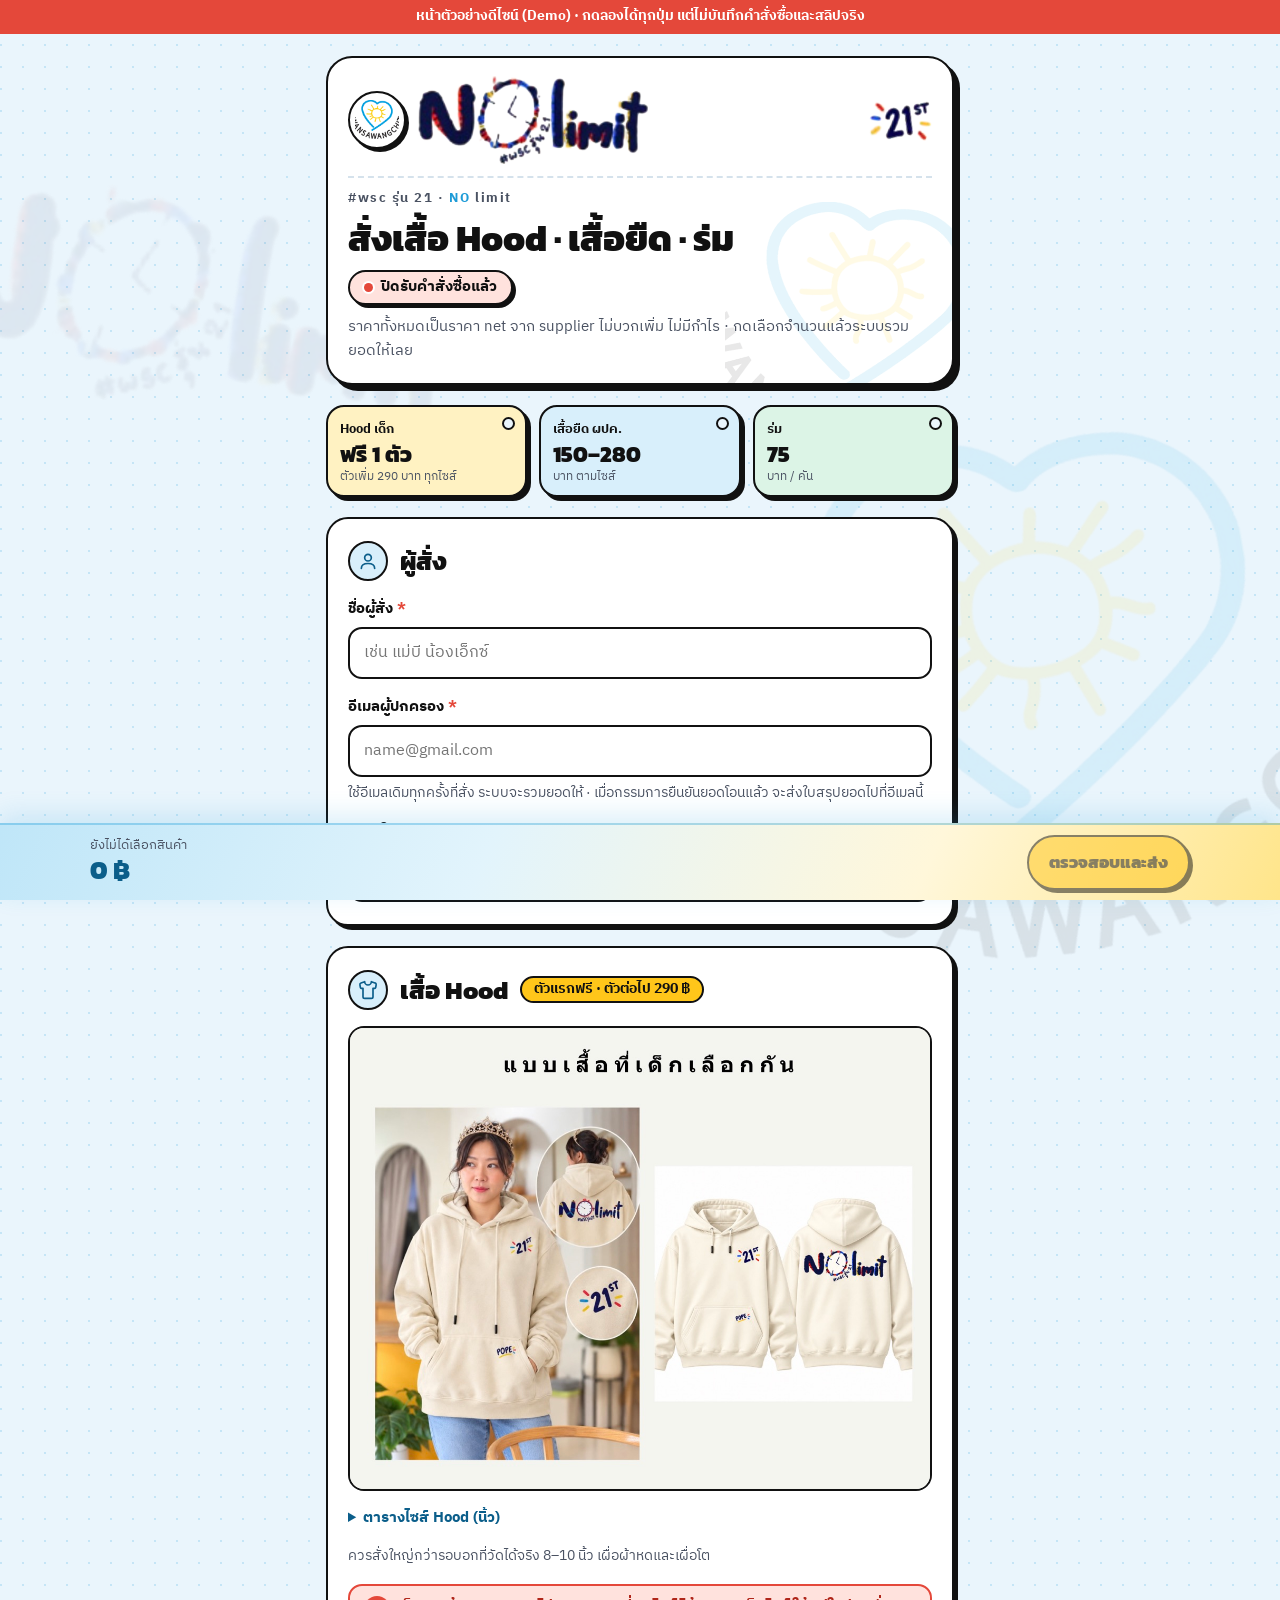
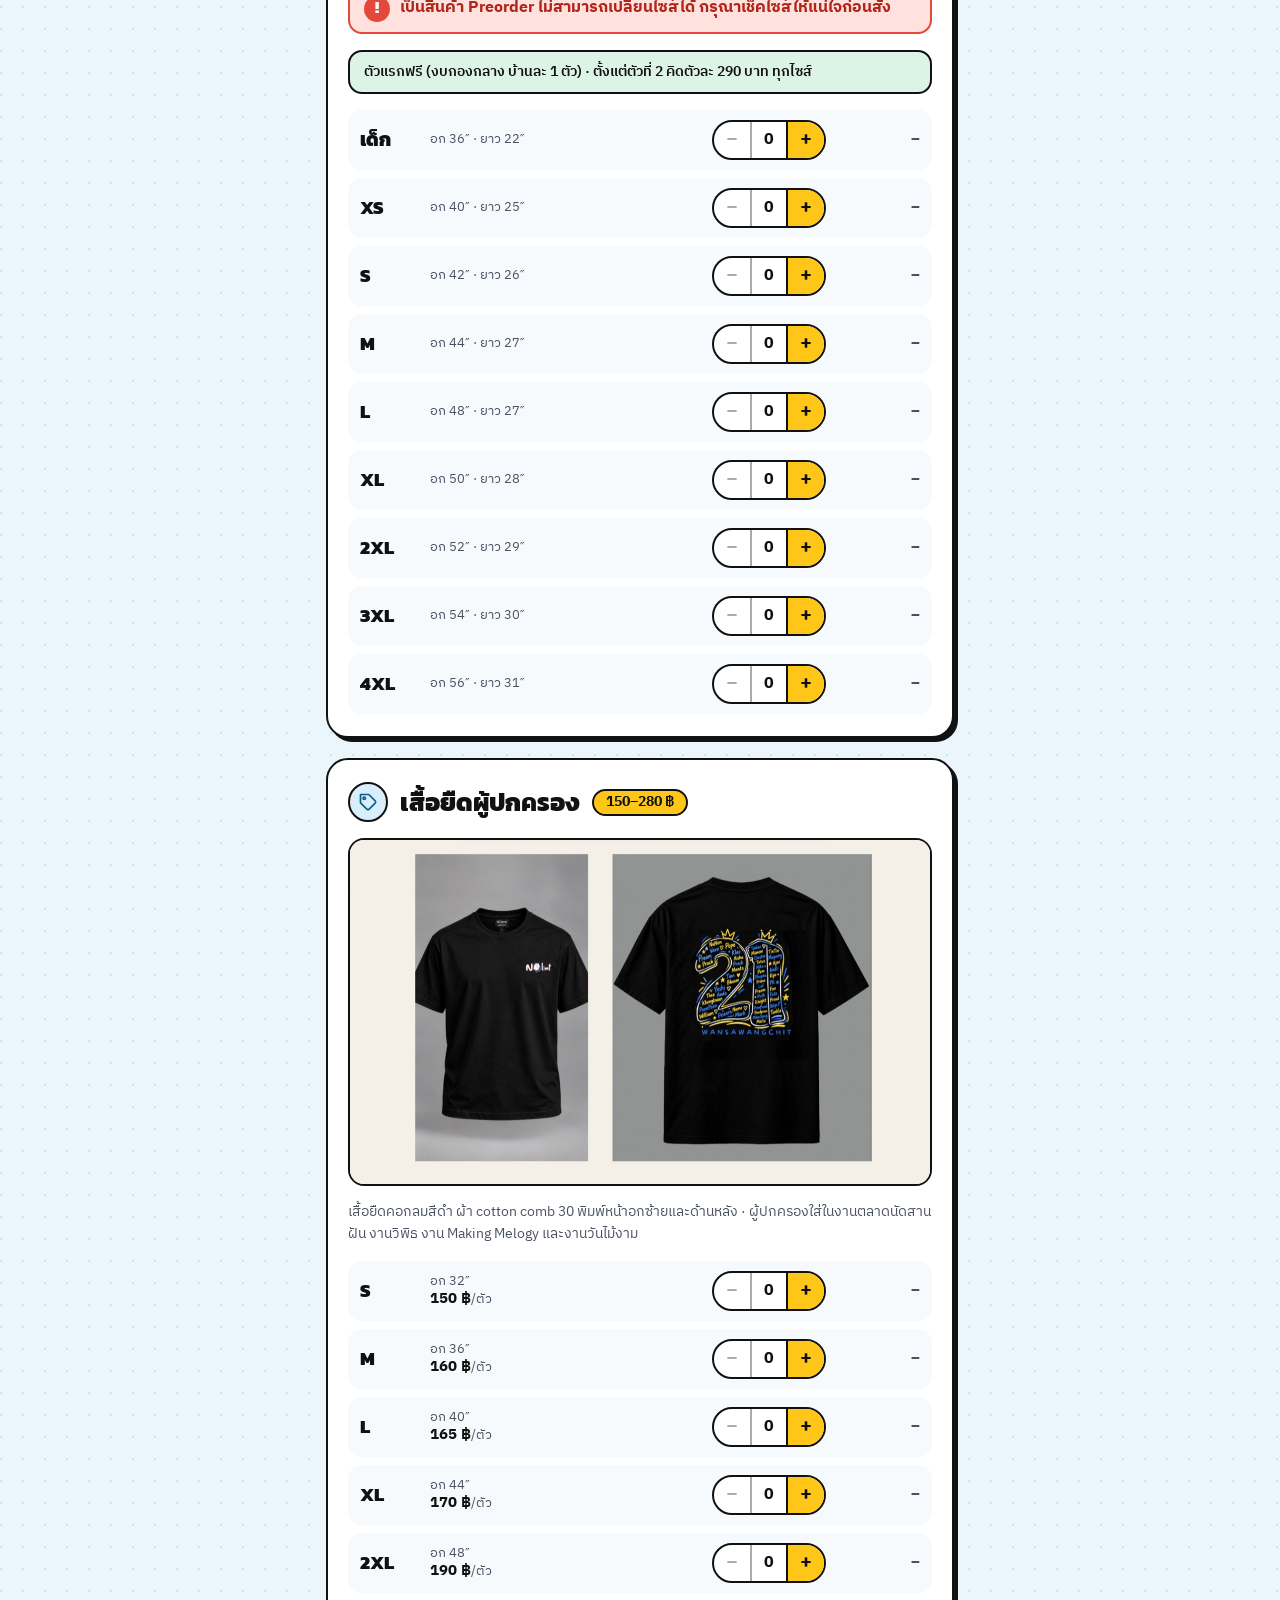
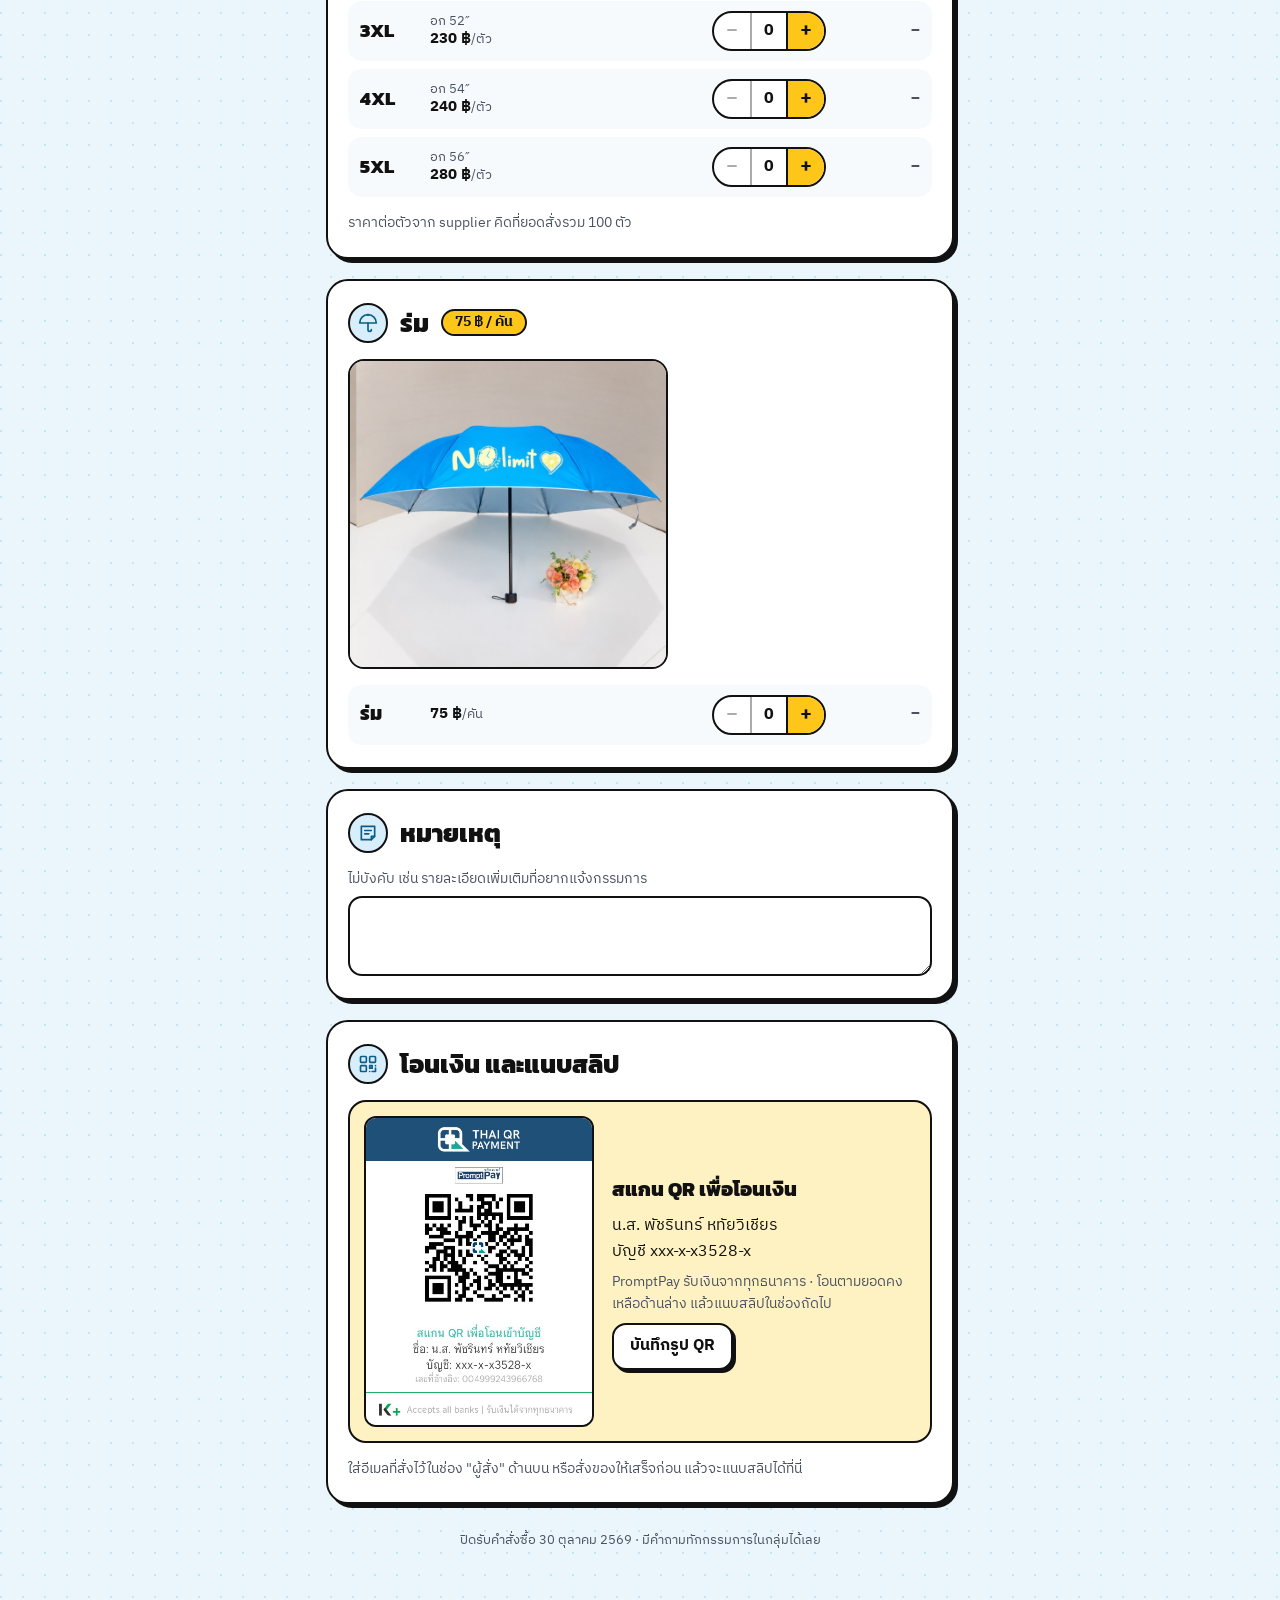
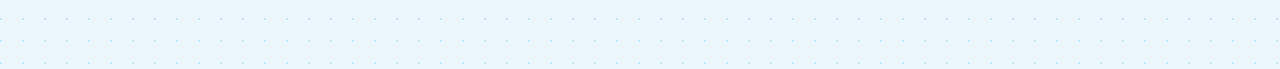
<file: demo/index.html>
<!doctype html>
<html lang="th">
<head>
<meta charset="utf-8">
<meta name="viewport" content="width=device-width, initial-scale=1, viewport-fit=cover">
<title>สั่งเสื้อรุ่น 21 · ตัวอย่างดีไซน์</title>
<meta name="description" content="สั่งเสื้อ Hood เสื้อยืดผู้ปกครอง และร่ม พร้อมราคาทุกไซส์ คิดยอดให้อัตโนมัติ และแนบสลิปโอนเงินได้">
<meta name="robots" content="noindex, nofollow">
<link rel="icon" href="../img/school-logo.png">
<link rel="preconnect" href="https://fonts.googleapis.com">
<link rel="preconnect" href="https://fonts.gstatic.com" crossorigin>
<link rel="stylesheet" href="https://fonts.googleapis.com/css2?family=IBM+Plex+Sans+Thai:wght@400;500;600;700&family=Kanit:wght@600;700;800&display=swap">
<style>
/* Layout: the same single-column order slip as before, restyled as a sticker board — thick-bordered cards,
   pastel price tags, school logo + NO limit marks in the header card and floating faintly behind everything.
   One deliberate light theme (matches the best home MARKETING board the parents' committee asked for). */
:root {
  --bg: #eaf5fc;          /* sky wash from the school heart */
  --paper: #ffffff;
  --ink: #111111;
  --muted: #4a5262;
  --hair: #d5e2ec;
  --sky: #1d9bd7;         /* school heart blue */
  --sky-ink: #0b5e8a;
  --sky-soft: #d8effb;
  --sun: #ffc61a;         /* school sun yellow */
  --sun-soft: #fff2c2;
  --coral: #e4483a;       /* red ray of the 21ST mark */
  --coral-soft: #ffe2dd;
  --mint: #1e9e5c;
  --mint-soft: #dcf4e6;
  --lav-soft: #e9e6ff;
  --shadow: 4px 4px 0 var(--ink);
  --shadow-sm: 3px 3px 0 var(--ink);
  --r: 22px;
  --f-display: "Kanit", "IBM Plex Sans Thai", "Thonburi", sans-serif;
  --f-body: "IBM Plex Sans Thai", "Thonburi", "Sukhumvit Set", system-ui, sans-serif;
  color-scheme: light;
}
* { box-sizing: border-box; }
[hidden] { display: none !important; }
html { -webkit-text-size-adjust: 100%; }
body {
  margin: 0; color: var(--ink); font-family: var(--f-body); font-size: 16px; line-height: 1.6;
  background-color: var(--bg);
  background-image:
    radial-gradient(circle at 1px 1px, rgba(29,155,215,.18) 1.2px, transparent 1.4px);
  background-size: 22px 22px;
  padding-bottom: calc(118px + env(safe-area-inset-bottom, 0px));
  position: relative; isolation: isolate; overflow-x: hidden;
}
/* the two marks behind the page */
body::before, body::after { content: ""; position: fixed; z-index: -1; pointer-events: none; background-repeat: no-repeat; background-size: contain; }
body::before { width: min(78vmin, 600px); aspect-ratio: 560 / 490; right: -8vmin; bottom: -6vmin; background-image: url(../img/school-logo.png); opacity: .09; transform: rotate(-10deg); }
body::after { width: min(70vmin, 560px); aspect-ratio: 423 / 162; left: -10vmin; top: 22vh; background-image: url(../img/logo-nolimit.png); opacity: .06; transform: rotate(9deg); }
img { max-width: 100%; display: block; }
button, input, textarea { font: inherit; color: inherit; }
a { color: inherit; }
:focus-visible { outline: 3px solid var(--sky); outline-offset: 2px; }
.num { font-variant-numeric: tabular-nums; }
.ico { width: 22px; height: 22px; fill: none; stroke: currentColor; stroke-width: 2; stroke-linecap: round; stroke-linejoin: round; flex: none; }

/* ---------- demo ribbon ---------- */
.demo-ribbon { background: var(--coral); color: #fff; text-align: center; font-weight: 700; font-size: 13.5px; padding: 6px max(16px, env(safe-area-inset-right, 0px)) 6px max(16px, env(safe-area-inset-left, 0px)); }

/* ---------- page ---------- */
.wrap { max-width: 660px; margin: 0 auto; display: grid; gap: 20px; padding: calc(22px + env(safe-area-inset-top, 0px)) max(16px, env(safe-area-inset-right, 0px)) 0 max(16px, env(safe-area-inset-left, 0px)); }

/* header card with both marks */
.top { position: relative; background: var(--paper); border: 2.5px solid var(--ink); border-radius: 26px; box-shadow: 6px 6px 0 var(--ink); padding: 18px 20px 20px; display: grid; gap: 10px; overflow: hidden; }
.top::before { content: ""; position: absolute; inset: 0; background: url(../img/school-logo.png) no-repeat right -60px bottom -70px / 46% auto; opacity: .1; pointer-events: none; }
.top > * { position: relative; }
.logos { display: flex; align-items: center; gap: 12px; padding-bottom: 12px; border-bottom: 2px dashed var(--hair); }
.logos .badge { width: 58px; height: 58px; border-radius: 50%; background: #fff; border: 2.5px solid var(--ink); display: grid; place-items: center; flex: none; box-shadow: var(--shadow-sm); }
.logos img { height: auto; }
.logos .badge img { width: 44px; }
.logos .nolimit { width: min(230px, 52%); height: auto; }
.logos .s21 { width: 62px; height: auto; margin-left: auto; transform: rotate(9deg); }
.eyebrow { font-size: 13px; letter-spacing: .12em; font-weight: 800; color: var(--muted); }
.eyebrow .no { color: var(--sky); }
.top h1 { font-family: var(--f-display); font-weight: 800; font-size: clamp(27px, 7vw, 36px); line-height: 1.15; margin: 0; text-wrap: balance; }
.lede { margin: 0; color: var(--muted); font-size: 15px; }
.closing { justify-self: start; display: inline-flex; gap: 8px; align-items: center; background: var(--sun); border: 2px solid var(--ink); border-radius: 999px; padding: 4px 14px; font-weight: 800; font-size: 14.5px; box-shadow: var(--shadow-sm); }
.closing::before { content: ""; width: 9px; height: 9px; border-radius: 50%; background: var(--mint); box-shadow: 0 0 0 2px #fff; }
.closing.shut { background: var(--coral-soft); }
.closing.shut::before { background: var(--coral); }

/* price tags */
.tags { display: grid; grid-template-columns: repeat(3, minmax(0, 1fr)); gap: 12px; }
.tag { position: relative; border: 2.5px solid var(--ink); border-radius: 18px; box-shadow: var(--shadow); padding: 12px 12px 10px; display: grid; gap: 2px; min-width: 0; }
.tag::after { content: ""; position: absolute; top: 10px; right: 10px; width: 9px; height: 9px; border-radius: 50%; background: var(--bg); border: 2px solid var(--ink); }
.tag b { font-size: 13px; font-weight: 700; }
.tag strong { font-family: var(--f-display); font-size: 22px; font-weight: 800; line-height: 1.15; }
.tag small { font-size: 12px; color: var(--muted); line-height: 1.35; }
.tag.y { background: var(--sun-soft); } .tag.b { background: var(--sky-soft); } .tag.m { background: var(--mint-soft); }
@media (max-width: 380px) { .tags { gap: 8px; } .tag { padding: 10px 8px 9px; } .tag strong { font-size: 17px; } }

/* section cards */
.card { background: var(--paper); border: 2.5px solid var(--ink); border-radius: var(--r); box-shadow: var(--shadow); padding: 22px 20px; display: grid; gap: 16px; min-width: 0; }
.card h2 { font-family: var(--f-display); font-size: 25px; font-weight: 800; margin: 0; line-height: 1.2; display: flex; flex-wrap: wrap; gap: 8px 12px; align-items: center; }
.card h2 .circ { width: 40px; height: 40px; border-radius: 50%; display: grid; place-items: center; background: var(--sky-soft); color: var(--sky-ink); border: 2px solid var(--ink); }
.card h2 .circ .ico { width: 20px; height: 20px; }
.card h2 .price { font-family: var(--f-body); font-size: 14px; font-weight: 700; background: var(--sun); color: var(--ink); padding: 3px 12px; border-radius: 999px; border: 2px solid var(--ink); }
.card h3 { font-family: var(--f-display); font-size: 18px; font-weight: 700; margin: 0; display: flex; gap: 8px; align-items: baseline; flex-wrap: wrap; }
.card h3 .sub { font-family: var(--f-body); font-weight: 500; font-size: 13.5px; color: var(--muted); }
.card p { margin: 0; }
.hint { font-size: 13.5px; color: var(--muted); }
.photo { border-radius: 16px; overflow: hidden; background: var(--sky-soft); border: 2px solid var(--ink); }
.photo img { width: 100%; height: auto; }
.photo.umb { max-width: 320px; }

/* fields */
label.field { display: grid; gap: 6px; font-weight: 700; font-size: 15px; }
label.field span.req { color: var(--coral); }
input[type=text], input[type=email], textarea {
  width: 100%; border: 2px solid var(--ink); background: var(--paper); border-radius: 14px; padding: 11px 14px; font-size: 16px; font-weight: 400;
}
input[type=text]:focus, input[type=email]:focus, textarea:focus { outline: none; box-shadow: var(--shadow-sm); background: #fffef6; }
textarea { min-height: 80px; resize: vertical; }

details.chart summary { cursor: pointer; font-size: 14.5px; color: var(--sky-ink); font-weight: 700; }
.tablewrap { overflow-x: auto; margin-top: 8px; }
table.mini { border-collapse: collapse; width: 100%; font-size: 14px; }
table.mini th, table.mini td { padding: 6px 8px; text-align: center; border-bottom: 1.5px dashed var(--hair); }
table.mini th { font-weight: 700; color: var(--muted); font-size: 12.5px; }

/* notes */
.preorder { color: #b0261a; background: var(--coral-soft); border: 2.5px solid var(--coral); border-radius: 14px; padding: 10px 14px; font-weight: 800; font-size: 15.5px; display: flex; gap: 10px; align-items: center; }
.preorder::before { content: "!"; width: 26px; height: 26px; border-radius: 50%; background: var(--coral); color: #fff; display: grid; place-items: center; font-family: var(--f-display); flex: none; }
.freeused { font-size: 14px; background: var(--mint-soft); border: 2px solid var(--ink); border-radius: 14px; padding: 9px 14px; font-weight: 600; }
.note { border-radius: 14px; padding: 10px 14px; font-size: 14px; background: var(--sky-soft); border: 2px solid var(--ink); }

/* size rows */
.rows { display: grid; gap: 8px; }
.row { display: grid; grid-template-columns: 60px minmax(0,1fr) auto 84px; align-items: center; gap: 10px; padding: 8px 10px; border-radius: 14px; border: 2px solid transparent; background: #f6fafd; }
.row .sz { font-family: var(--f-display); font-weight: 800; font-size: 19px; }
.row .meta { font-size: 13px; color: var(--muted); line-height: 1.35; min-width: 0; }
.row .meta b { color: var(--ink); font-weight: 700; font-size: 14.5px; }
.row .sum { text-align: right; font-weight: 700; font-size: 14.5px; color: var(--muted); }
.row.on { background: var(--sky-soft); border-color: var(--ink); }
.row.on .sum { color: var(--ink); }
.row.on .sz { color: var(--sky-ink); }
.stepper { display: inline-flex; align-items: center; border: 2px solid var(--ink); border-radius: 999px; background: var(--paper); overflow: hidden; }
.stepper button { width: 38px; height: 36px; border: 0; background: transparent; font-size: 20px; line-height: 1; cursor: pointer; color: var(--ink); font-weight: 700; }
.stepper button[data-d="1"] { background: var(--sun); border-left: 2px solid var(--ink); }
.stepper button[data-d="-1"] { border-right: 2px solid var(--ink); }
.stepper button:disabled { opacity: .35; cursor: default; }
.stepper output { min-width: 34px; text-align: center; font-weight: 800; }
@media (max-width: 520px) {
  .card { padding: 18px 14px; gap: 14px; }
  .row { grid-template-columns: 42px minmax(0,1fr) auto 60px; gap: 6px; padding: 7px 8px; }
  .row .sz { font-size: 17px; }
  .stepper button { width: 30px; height: 34px; font-size: 18px; }
  .stepper output { min-width: 24px; }
  .row .sum { font-size: 13.5px; }
  .tag strong { font-size: 19px; }
}

/* hoodie names */
.hoodnames { display: grid; gap: 10px; border-top: 2px dashed var(--hair); padding-top: 16px; }
.nameRows { display: grid; gap: 10px; }
.nameRow { display: grid; grid-template-columns: minmax(0, 1fr) minmax(0, 1.3fr); gap: 8px; align-items: start; }
.nameRow .lab { font-size: 14.5px; line-height: 1.4; padding-top: 10px; }
.nameRow .lab b { font-weight: 800; }
.nameRow input.bad { border-color: var(--coral); background: var(--coral-soft); }
.nameerr { color: var(--coral); font-size: 12.5px; font-weight: 600; }
@media (max-width: 460px) { .nameRow { grid-template-columns: 1fr; gap: 4px; } .nameRow .lab { padding-top: 0; } }

/* status boxes */
.result { border-radius: 14px; padding: 12px 14px; font-size: 14.5px; display: grid; gap: 6px; border: 2px solid var(--ink); }
.result.idle { background: #f3f5f8; color: var(--muted); }
.result.clear { background: var(--mint-soft); }
.result.taken { background: var(--sun-soft); }
.result .head { font-weight: 700; display: flex; gap: 8px; align-items: center; flex-wrap: wrap; }
.result ul { margin: 0; padding-left: 18px; }
.pill { font-size: 12px; font-weight: 800; border-radius: 999px; padding: 2px 10px; white-space: nowrap; border: 1.5px solid var(--ink); }
.pill.ok { background: var(--mint); color: #fff; }
.pill.warn { background: var(--sun); color: var(--ink); }
.pill.fund { background: var(--sky); color: #fff; }
.pill.wait { background: #eef1f5; color: var(--muted); }
.history { background: var(--sky-soft); border: 2px solid var(--ink); border-radius: 14px; padding: 12px 14px; font-size: 14.5px; display: grid; gap: 8px; }
.history .head { font-weight: 700; display: flex; gap: 8px; align-items: center; flex-wrap: wrap; }
.history ul { margin: 0; padding-left: 18px; }
.history .sumline { display: flex; justify-content: space-between; gap: 10px; border-top: 2px dashed rgba(17,17,17,.2); padding-top: 8px; font-weight: 800; }
.paystatus { display: flex; gap: 8px; align-items: center; flex-wrap: wrap; font-size: 14px; }

/* payment */
.qrbox { display: grid; grid-template-columns: minmax(0, 230px) minmax(0, 1fr); gap: 18px; align-items: center; background: var(--sun-soft); border: 2px solid var(--ink); border-radius: 18px; padding: 14px; }
.qrbox a.qrimg { display: block; border-radius: 12px; overflow: hidden; background: #fff; border: 2px solid var(--ink); }
.qrbox img { width: 100%; height: auto; display: block; }
.qrbox .qrtxt { display: grid; gap: 8px; min-width: 0; }
.qrbox .qrtxt b { font-family: var(--f-display); font-size: 20px; font-weight: 800; }
.qrbox .qrtxt .btn { justify-self: start; text-decoration: none; display: inline-block; }
@media (max-width: 520px) { .qrbox { grid-template-columns: 1fr; justify-items: center; } .qrbox a.qrimg { width: min(250px, 100%); } .qrbox .qrtxt { justify-items: center; text-align: center; } .qrbox .qrtxt .btn { justify-self: center; } }
.paybody { display: grid; gap: 14px; }
.paysum { display: grid; grid-template-columns: repeat(3, minmax(0, 1fr)); gap: 10px; }
.paysum div { background: #f6fafd; border: 2px solid var(--ink); border-radius: 14px; padding: 8px 12px; display: grid; min-width: 0; }
.paysum b { font-size: 12px; color: var(--muted); font-weight: 700; }
.paysum strong { font-family: var(--f-display); font-size: 22px; line-height: 1.25; }
.paysum .due strong { color: var(--coral); }
.paysum .paid strong { color: var(--mint); }
.paysum .paystatus { grid-column: 1 / -1; background: transparent; border: 0; padding: 0; display: flex; }
.dueline { display: flex; justify-content: space-between; align-items: center; gap: 10px; flex-wrap: wrap; background: var(--ink); color: #fff; border-radius: 16px; padding: 12px 16px; }
.dueline b { font-size: 15px; }
.dueline strong { font-family: var(--f-display); font-size: 30px; color: var(--sun); }
.filepick { position: relative; display: grid; place-items: center; gap: 2px; border: 2.5px dashed var(--ink); border-radius: 16px; padding: 20px 12px; background: #f6fafd; cursor: pointer; font-weight: 800; color: var(--sky-ink); text-align: center; font-family: var(--f-display); font-size: 17px; }
.filepick small { font-family: var(--f-body); font-weight: 400; color: var(--muted); font-size: 12.5px; }
.filepick input { position: absolute; width: 1px; height: 1px; opacity: 0; }
.filepick:focus-within { outline: 3px solid var(--sky); outline-offset: 2px; }
.slipprev { max-height: 300px; width: auto; max-width: 100%; border-radius: 12px; border: 2px solid var(--ink); justify-self: start; }
.slips { display: grid; gap: 8px; }
.sliprow { display: flex; justify-content: space-between; align-items: center; gap: 6px 10px; flex-wrap: wrap; background: #f6fafd; border: 2px solid var(--ink); border-radius: 12px; padding: 8px 12px; font-size: 14px; }
.okmsg { background: var(--mint-soft); border: 2px solid var(--ink); border-radius: 14px; padding: 10px 14px; font-size: 14.5px; font-weight: 600; }
.err { background: var(--coral-soft); border: 2px solid var(--coral); border-radius: 14px; padding: 10px 14px; font-size: 14.5px; font-weight: 600; }

/* buttons */
.btn { border: 2px solid var(--ink); border-radius: 14px; padding: 11px 16px; font-weight: 800; cursor: pointer; line-height: 1.3; background: var(--paper); box-shadow: var(--shadow-sm); transition: transform .1s, box-shadow .1s; }
.btn:active { transform: translate(2px, 2px); box-shadow: 1px 1px 0 var(--ink); }
.btn.ghost { background: var(--paper); }
.btn.primary { background: var(--ink); color: #fff; }
.btn.sunbtn { background: var(--sun); color: var(--ink); font-family: var(--f-display); font-size: 17px; }
.btn:disabled { opacity: .45; cursor: default; box-shadow: none; }

/* bottom bar */
.bar { position: fixed; left: 0; right: 0; bottom: 0; z-index: 10; background: linear-gradient(115deg, #bfe6f8 0%, #e2f4fc 38%, #fff7da 72%, #ffe58a 100%); color: var(--ink); border-top: 2px solid rgba(29, 155, 215, .35); box-shadow: 0 -8px 24px rgba(29, 155, 215, .16);
  padding: 10px max(16px, env(safe-area-inset-right, 0px)) calc(10px + env(safe-area-inset-bottom, 0px)) max(16px, env(safe-area-inset-left, 0px)); }
.bar .in { max-width: 1100px; margin: 0 auto; display: flex; align-items: center; gap: 12px; }
.bar .tot { flex: 1; min-width: 0; display: grid; line-height: 1.25; }
.bar .tot small { font-size: 12.5px; color: var(--muted); white-space: nowrap; overflow: hidden; text-overflow: ellipsis; }
.bar .tot strong { font-size: 26px; font-family: var(--f-display); font-weight: 800; color: var(--sky-ink); }
.bar .go { background: var(--sun); color: var(--ink); padding: 12px 20px; border-radius: 999px; border: 2px solid var(--ink); box-shadow: var(--shadow-sm); font-weight: 800; font-family: var(--f-display); font-size: 17px; cursor: pointer; white-space: nowrap; }
.bar .go:disabled { opacity: .5; }

/* review sheet */
.sheet { position: fixed; inset: 0; z-index: 30; background: rgba(17,17,17,.55); display: flex; align-items: flex-end; justify-content: center; }
.sheet .panel { background: var(--paper); width: 100%; max-width: 640px; max-height: 88vh; overflow-y: auto; border: 3px solid var(--ink); border-bottom: 0; border-radius: 24px 24px 0 0;
  padding: 20px max(16px, env(safe-area-inset-right, 0px)) calc(20px + env(safe-area-inset-bottom, 0px)) max(16px, env(safe-area-inset-left, 0px)); display: grid; gap: 14px; }
.sheet h2 { font-family: var(--f-display); margin: 0; font-size: 24px; font-weight: 800; }
.slip { border: 2px dashed var(--ink); border-radius: 14px; padding: 12px 14px; display: grid; gap: 4px; font-size: 15px; background: #fffef6; }
.slip .ln { display: flex; justify-content: space-between; gap: 12px; }
.slip .ln span:first-child { min-width: 0; }
.slip .ln.tot { border-top: 2px solid var(--ink); margin-top: 6px; padding-top: 8px; font-weight: 800; font-size: 18px; }
.slip .ln.muted { color: var(--muted); font-size: 13.5px; }
.slip .who { font-size: 14px; color: var(--muted); margin-bottom: 6px; }
.actions { display: grid; grid-template-columns: 1fr 2fr; gap: 10px; }
.done .big { font-family: var(--f-display); font-size: 30px; font-weight: 800; line-height: 1.2; }
.done + div .code, .code { display: inline-block; font-family: var(--f-display); font-size: 30px; font-weight: 800; background: var(--sun); color: var(--ink); border: 2px solid var(--ink); border-radius: 12px; padding: 0 14px; }
footer { color: var(--muted); font-size: 13px; text-align: center; padding: 6px 0 0; display: grid; justify-items: center; gap: 8px; }
footer img { width: 54px; opacity: .9; }
@media (prefers-reduced-motion: no-preference) {
  .sheet .panel { animation: up .22s ease-out; }
  @keyframes up { from { transform: translateY(30px); opacity: .6; } to { transform: none; opacity: 1; } }
  }
</style>
</head>
<body>
<svg width="0" height="0" style="position:absolute" aria-hidden="true" focusable="false">
  <symbol id="i-user" viewBox="0 0 24 24"><circle cx="12" cy="8" r="4"/><path d="M4 21c0-4 3.6-6 8-6s8 2 8 6"/></symbol>
  <symbol id="i-shirt" viewBox="0 0 24 24"><path d="M20.4 3.5 16 2a4 4 0 0 1-8 0L3.6 3.5a2 2 0 0 0-1.3 2.2l.6 3.5a1 1 0 0 0 1 .8H6v10a2 2 0 0 0 2 2h8a2 2 0 0 0 2-2V10h2.2a1 1 0 0 0 1-.8l.6-3.5a2 2 0 0 0-1.4-2.2z"/></symbol>
  <symbol id="i-umbrella" viewBox="0 0 24 24"><path d="M22 12a10 10 0 0 0-20 0Z"/><path d="M12 12v8a2 2 0 0 0 4 0"/><path d="M12 2v1"/></symbol>
  <symbol id="i-qr" viewBox="0 0 24 24"><rect x="3" y="3" width="7" height="7" rx="1"/><rect x="14" y="3" width="7" height="7" rx="1"/><rect x="3" y="14" width="7" height="7" rx="1"/><path d="M14 14h3v3h-3zM21 14v.01M14 21h.01M17 21h4v-4"/></symbol>
  <symbol id="i-note" viewBox="0 0 24 24"><path d="M4 4h16v12l-4 4H4z"/><path d="M16 20v-4h4M8 9h8M8 13h5"/></symbol>
  <symbol id="i-gift" viewBox="0 0 24 24"><rect x="3" y="8" width="18" height="4" rx="1"/><path d="M12 8v13M19 12v7a2 2 0 0 1-2 2H7a2 2 0 0 1-2-2v-7"/><path d="M7.5 8a2.5 2.5 0 0 1 0-5C11 3 12 8 12 8s1-5 4.5-5a2.5 2.5 0 0 1 0 5"/></symbol>
  <symbol id="i-tag" viewBox="0 0 24 24"><path d="M20.6 13.4 13.4 20.6a2 2 0 0 1-2.8 0L3 13V3h10l7.6 7.6a2 2 0 0 1 0 2.8z"/><circle cx="7.5" cy="7.5" r="1.5"/></symbol>
  <symbol id="i-receipt" viewBox="0 0 24 24"><path d="M6 2h12v20l-3-2-3 2-3-2-3 2z"/><path d="m9 12 2 2 4-4"/></symbol>
  <symbol id="i-arrow" viewBox="0 0 24 24"><path d="M5 12h14M13 6l6 6-6 6"/></symbol>
</svg>
<div class="demo-ribbon">หน้าตัวอย่างดีไซน์ (Demo) · กดลองได้ทุกปุ่ม แต่ไม่บันทึกคำสั่งซื้อและสลิปจริง</div>
<main class="wrap" id="app">
  <header class="top">
    <div class="logos" aria-hidden="true">
      <span class="badge"><img src="../img/school-logo.png" width="560" height="490" alt=""></span>
      <img class="nolimit" src="../img/logo-nolimit.png" width="423" height="162" alt="">
      <img class="s21" src="../img/logo-21st.png" width="120" height="84" alt="">
    </div>
    <div class="eyebrow">#wsc รุ่น 21 · <span class="no">NO</span> limit</div>
    <h1>สั่งเสื้อ Hood · เสื้อยืด · ร่ม</h1>
    <div class="closing num" id="closing">ปิดรับ 30 ต.ค. 69</div>
    <p class="lede">ราคาทั้งหมดเป็นราคา net จาก supplier ไม่บวกเพิ่ม ไม่มีกำไร · กดเลือกจำนวนแล้วระบบรวมยอดให้เลย</p>
  </header>

  <div class="tags">
    <div class="tag y"><b>Hood เด็ก</b><strong>ฟรี 1 ตัว</strong><small>ตัวเพิ่ม 290 บาท ทุกไซส์</small></div>
    <div class="tag b"><b>เสื้อยืด ผปค.</b><strong class="num">150–280</strong><small>บาท ตามไซส์</small></div>
    <div class="tag m"><b>ร่ม</b><strong class="num">75</strong><small>บาท / คัน</small></div>
  </div>

  <section class="card" aria-labelledby="h-who">
    <h2 id="h-who"><span class="circ"><svg class="ico"><use href="#i-user"/></svg></span>ผู้สั่ง</h2>
    <label class="field" for="name"><span>ชื่อผู้สั่ง <span class="req">*</span></span>
      <input type="text" id="name" autocomplete="off" placeholder="เช่น แม่บี น้องเอ็กซ์">
    </label>
    <div class="result taken" id="nameDup" hidden></div>
    <label class="field" for="email"><span>อีเมลผู้ปกครอง <span class="req">*</span></span>
      <input type="email" id="email" autocomplete="email" inputmode="email" placeholder="name@gmail.com">
      <span class="hint" style="font-weight:400">ใช้อีเมลเดิมทุกครั้งที่สั่ง ระบบจะรวมยอดให้ · เมื่อกรรมการยืนยันยอดโอนแล้ว จะส่งใบสรุปยอดไปที่อีเมลนี้</span>
    </label>
    <div class="result taken" id="emailTypo" hidden></div>
    <div class="history" id="history" hidden></div>
    <label class="field" for="contact"><span>เบอร์โทร / LINE ID <span class="hint" style="font-weight:400">(ไม่บังคับ)</span></span>
      <input type="text" id="contact" autocomplete="off" placeholder="เช่น 081-234-5678 หรือ LINE: mom_bee">
    </label>
  </section>

  <section class="card" aria-labelledby="h-hood">
    <h2 id="h-hood"><span class="circ"><svg class="ico"><use href="#i-shirt"/></svg></span>เสื้อ Hood <span class="price">ตัวแรกฟรี · ตัวต่อไป 290 ฿</span></h2>
    <div class="photo"><img src="../img/hood.jpg" width="1100" height="875" alt="แบบเสื้อ Hood สีครีม หน้าอกปัก 21st หลัง NO limit #wscรุ่น21"></div>
    <details class="chart">
      <summary>ตารางไซส์ Hood (นิ้ว)</summary>
      <div class="tablewrap"><table class="mini num" id="hoodChart"></table></div>
    </details>
    <p class="hint">ควรสั่งใหญ่กว่ารอบอกที่วัดได้จริง 8–10 นิ้ว เผื่อผ้าหดและเผื่อโต</p>

    <div class="preorder" role="note">เป็นสินค้า Preorder ไม่สามารถเปลี่ยนไซส์ได้ กรุณาเช็คไซส์ให้แน่ใจก่อนสั่ง</div>
    <div class="freeused" id="hoodNote"></div>
    <div class="rows" id="hoodRows"></div>
    <div class="hoodnames" id="hoodNames" hidden>
      <h3>ชื่อที่สกรีนบนกระเป๋า Hood <span class="sub">พิมพ์เป็นภาษาอังกฤษ</span></h3>
      <p class="hint">ใส่ชื่อเด็กที่จะให้สกรีนตรงกระเป๋า เรียงตามแต่ละตัวที่สั่ง ตรงกับไซส์ของตัวนั้น พิมพ์เฉพาะชื่อเป็นภาษาอังกฤษ (A-Z) เช่น BEE · ไม่ต้องมีตัวเลขหรือตัวพิเศษ</p>
      <div class="nameRows" id="hoodNameRows"></div>
    </div>
  </section>

  <section class="card" aria-labelledby="h-tee">
    <h2 id="h-tee"><span class="circ"><svg class="ico"><use href="#i-tag"/></svg></span>เสื้อยืดผู้ปกครอง <span class="price">150–280 ฿</span></h2>
    <div class="photo"><img src="../img/tee.jpg" width="1100" height="653" alt="แบบเสื้อยืดสีดำ หน้าอกซ้าย NO limit หลังเลข 21 รายชื่อเด็ก WANSAWANGCHIT"></div>
    <p class="hint">เสื้อยืดคอกลมสีดำ ผ้า cotton comb 30 พิมพ์หน้าอกซ้ายและด้านหลัง · ผู้ปกครองใส่ในงานตลาดนัดสานฝัน งานวิพิธ งาน Making Melogy และงานวันไม้งาม</p>
    <div class="rows" id="teeRows"></div>
    <p class="hint">ราคาต่อตัวจาก supplier คิดที่ยอดสั่งรวม 100 ตัว</p>
  </section>

  <section class="card" aria-labelledby="h-umb">
    <h2 id="h-umb"><span class="circ"><svg class="ico"><use href="#i-umbrella"/></svg></span>ร่ม <span class="price">75 ฿ / คัน</span></h2>
    <div class="photo umb"><img src="../img/umbrella.jpg" width="720" height="698" alt="ร่มพับสีฟ้า ลาย NO limit #wscรุ่น21"></div>
    <div class="rows" id="umbRows"></div>
  </section>

  <section class="card" aria-labelledby="h-note">
    <h2 id="h-note"><span class="circ"><svg class="ico"><use href="#i-note"/></svg></span>หมายเหตุ</h2>
    <label class="field" for="note"><span class="hint" style="font-weight:400">ไม่บังคับ เช่น รายละเอียดเพิ่มเติมที่อยากแจ้งกรรมการ</span>
      <textarea id="note"></textarea>
    </label>
  </section>

  <section class="card" id="payCard" aria-labelledby="h-pay">
    <h2 id="h-pay"><span class="circ"><svg class="ico"><use href="#i-qr"/></svg></span>โอนเงิน และแนบสลิป</h2>
    <div class="qrbox">
      <a class="qrimg" href="../img/promptpay.png" target="_blank" rel="noopener" aria-label="เปิดรูป QR โอนเงินขนาดใหญ่"><img src="../img/promptpay.png" width="885" height="1200" alt="Thai QR Payment PromptPay โอนเข้าบัญชี น.ส. พัชรินทร์ หทัยวิเชียร บัญชี xxx-x-x3528-x"></a>
      <div class="qrtxt">
        <b>สแกน QR เพื่อโอนเงิน</b>
        <span>น.ส. พัชรินทร์ หทัยวิเชียร<br>บัญชี xxx-x-x3528-x</span>
        <span class="hint">PromptPay รับเงินจากทุกธนาคาร · โอนตามยอดคงเหลือด้านล่าง แล้วแนบสลิปในช่องถัดไป</span>
        <a class="btn ghost" href="../img/promptpay.png" download="QR-โอนเงิน-NOlimit21.png">บันทึกรูป QR</a>
      </div>
    </div>
    <p class="hint" id="payLock">ใส่อีเมลที่สั่งไว้ในช่อง "ผู้สั่ง" ด้านบน หรือสั่งของให้เสร็จก่อน แล้วจะแนบสลิปได้ที่นี่</p>
    <div id="payBody" hidden class="paybody">
    <div class="paysum num" id="paySum"></div>
    <div class="okmsg" id="payDone" hidden>ชำระครบแล้ว ไม่มียอดค้าง · ถ้าสั่งเพิ่ม ยอดใหม่จะขึ้นที่นี่</div>
    <div class="paybody" id="payUpload">
    <div class="dueline num" id="payDue"></div>
    <p class="hint">โอนผ่าน QR ด้านบน จะโอนครั้งเดียวหรือแบ่งหลายสลิปก็ได้ <b>แต่ทุกสลิปรวมกันต้องเท่ากับยอดสั่งซื้อพอดี</b> · กรอกยอดของสลิปใบนี้แล้วแนบรูป ระบบจะอ่านยอดในสลิป ถ้าไม่ตรงกับที่กรอกจะไม่รับ · ใช้สลิปเดิมซ้ำไม่ได้</p>
    <label class="field" for="payAmt"><span>ยอดเงินในสลิปใบนี้ (บาท) <span class="req">*</span></span>
      <input type="text" id="payAmt" inputmode="decimal" autocomplete="off">
      <span class="hint" id="payAmtHint" style="font-weight:400" hidden></span>
    </label>
    <label class="filepick" for="payFile">
      <input type="file" id="payFile" accept="image/*">
      <span id="payPickText">+ เลือกรูปสลิป</span>
      <small>ภาพหน้าจอจากแอปธนาคาร หรือถ่ายรูปสลิป</small>
    </label>
    <img id="payPreview" class="slipprev" alt="สลิปที่เลือก" hidden>
    <div class="err" id="payErr" hidden></div>
    <div class="okmsg" id="payOk" hidden></div>
    <button type="button" class="btn sunbtn" id="paySend" disabled>ส่งสลิป</button>
    </div>
    <div class="slips" id="paySlips"></div>
    </div>
  </section>

  <footer>ปิดรับคำสั่งซื้อ 30 ตุลาคม 2569 · มีคำถามทักกรรมการในกลุ่มได้เลย</footer>
</main>

<div class="bar" role="region" aria-label="ยอดรวม">
  <div class="in">
    <div class="tot"><small id="barItems">ยังไม่ได้เลือกสินค้า</small><strong class="num" id="barTotal">0 ฿</strong></div>
    <button type="button" class="go" id="review">ตรวจสอบและส่ง</button>
  </div>
</div>

<div class="sheet" id="sheet" hidden>
  <div class="panel" role="dialog" aria-modal="true" aria-labelledby="sheetTitle" id="panel"></div>
</div>

<script>
var API = 'https://script.google.com/macros/s/AKfycbzKnFJLyZAMiZ4j46yJvun-DkF8fx2AbNIkvEboz5PvzCaR3iLZCGfJU9PH9yimCbNhLQ/exec';
var CLOSE_AT = new Date('2026-10-30T23:59:59+07:00');
var HOOD_PRICE = 290, UMB_PRICE = 75, MAX = 99; // no real per-size limit (21 ต.ค.); 99 only keeps the stepper sane
var HOOD = [ // size, chest, length, sleeve
  ['เด็ก', 36, 22, 20], ['XS', 40, 25, 23], ['S', 42, 26, 25], ['M', 44, 27, 25], ['L', 48, 27, 25],
  ['XL', 50, 28, 26], ['2XL', 52, 29, 28], ['3XL', 54, 30, 29], ['4XL', 56, 31, 30]
];
var TEE = [ // size, chest, price
  ['S', 32, 150], ['M', 36, 160], ['L', 40, 165], ['XL', 44, 170], ['2XL', 48, 190], ['3XL', 52, 230], ['4XL', 54, 240], ['5XL', 56, 280]
];
var TEE_PRICE = {}; TEE.forEach(function (t) { TEE_PRICE[t[0]] = t[2]; });
var EMAIL_RE = /^[^\s@]+@[^\s@]+\.[^\s@]+$/;
var NAME_RE = /^[A-Za-z]+(?: [A-Za-z]+)*$/;   // ชื่อสกรีน: A-Z ล้วน เว้นวรรคระหว่างคำได้ ไม่มีตัวเลข/ตัวพิเศษ (ตรงกับหลังบ้าน)
var NAME_MAX = 60;                             // ไม่จำกัดตามโจทย์ แค่กันข้อความขยะ
var THAI_RE = /[\u0E00-\u0E7F]/;

function blank(keep) { return { name: keep ? keep.name : '', email: keep ? keep.email : '', contact: keep ? keep.contact : '', hoodFirst: '', hood: {}, tee: {}, umbrella: 0, hoodNames: {}, note: '' }; }
var S = blank();
var R = { orderers: [], closed: Date.now() > CLOSE_AT.getTime(), loaded: false };
var H = { email: '', orders: [], slips: [], loading: false }; // this parent's earlier orders and slips
var P = { image: '', cid: '' }; // slip being attached
var hoodSig = '';          // which hood lines are on screen (the name inputs are rebuilt only when this changes)
var pendingFocus = false;  // jump to the first missing hood name after closing the review sheet

function $(id) { return document.getElementById(id); }
function esc(s) { return String(s == null ? '' : s).replace(/[&<>"']/g, function (c) { return { '&': '&amp;', '<': '&lt;', '>': '&gt;', '"': '&quot;', "'": '&#39;' }[c]; }); }
function baht(n) { return n.toLocaleString('th-TH') + ' ฿'; }
function when(iso) { try { return new Date(iso).toLocaleString('th-TH', { day: 'numeric', month: 'short', hour: '2-digit', minute: '2-digit' }); } catch (e) { return ''; } }
function store(k, v) { try { localStorage.setItem(k, JSON.stringify(v)); } catch (e) {} }
function load(k) { try { return JSON.parse(localStorage.getItem(k) || 'null'); } catch (e) { return null; } }
function wait(ms) { return new Promise(function (r) { setTimeout(r, ms); }); }
function normEmail(s) { return String(s || '').trim().toLowerCase(); }
function newCid() { return Date.now().toString(36) + Math.random().toString(36).slice(2, 10); }

// one request with a timeout; Google's reply hop fails now and then, so callers retry
function call(url, opts, ms, key) {
  var ctl = typeof AbortController === 'function' ? new AbortController() : null;
  var t = ctl ? setTimeout(function () { ctl.abort(); }, ms || 25000) : null;
  var o = opts || {}; if (ctl) o.signal = ctl.signal;
  return fetch(url, o).then(function (r) {
    if (!r.ok) throw new Error('HTTP ' + r.status);
    return r.json();
  }).then(function (d) {
    // a lost reply sometimes comes back as the wrong document; treat that as a network hiccup
    if (!d || (d.ok !== false && key && !(key in d))) throw new Error('ตอบกลับไม่ครบ');
    return d;
  }).finally(function () { if (t) clearTimeout(t); });
}
function getJSON(q, key, tries) {
  tries = tries == null ? 2 : tries;
  return call(API + (q ? '?' + q : ''), { cache: 'no-store' }, 25000, key).catch(function (e) {
    if (tries <= 0) throw e;
    return wait(1200).then(function () { return getJSON(q, key, tries - 1); });
  });
}

function nameKey(s) { return String(s || '').toLowerCase().replace(/[\s.\-_,()'"]/g, '').replace(/[์​-‍]/g, ''); }
function itemName(i) { return i === 'tee' ? 'เสื้อยืด' : 'Hood'; }

/* ---------- build static parts ---------- */
function buildHoodChart() {
  var h = '<thead><tr><th>ไซส์</th><th>รอบอก</th><th>ยาว</th><th>แขน</th></tr></thead><tbody>';
  HOOD.forEach(function (r) { h += '<tr><td><b>' + r[0] + '</b></td><td>' + r[1] + '″</td><td>' + r[2] + '″</td><td>' + r[3] + '″</td></tr>'; });
  $('hoodChart').innerHTML = h + '</tbody>';
}
function stepper(kind, size, n) {
  return '<div class="stepper" data-kind="' + kind + '" data-size="' + esc(size) + '">' +
    '<button type="button" data-d="-1" aria-label="ลด ' + esc(size) + '"' + (n <= 0 ? ' disabled' : '') + '>−</button>' +
    '<output class="num">' + n + '</output>' +
    '<button type="button" data-d="1" aria-label="เพิ่ม ' + esc(size) + '"' + (n >= MAX ? ' disabled' : '') + '>+</button></div>';
}
function buildRows() {
  $('hoodRows').innerHTML = HOOD.map(function (r) {
    return '<div class="row" id="hood-' + r[0] + '"><div class="sz">' + r[0] + '</div><div class="meta num">อก ' + r[1] + '″ · ยาว ' + r[2] + '″</div>' +
      stepper('hood', r[0], 0) + '<div class="sum num">–</div></div>';
  }).join('');
  $('teeRows').innerHTML = TEE.map(function (r) {
    return '<div class="row" id="tee-' + r[0] + '"><div class="sz">' + r[0] + '</div><div class="meta num">อก ' + r[1] + '″<br><b>' + r[2] + ' ฿</b>/ตัว</div>' +
      stepper('tee', r[0], 0) + '<div class="sum num">–</div></div>';
  }).join('');
  $('umbRows').innerHTML = '<div class="row" id="umb-1"><div class="sz">ร่ม</div><div class="meta"><b>75 ฿</b>/คัน</div>' +
    stepper('umb', 'ร่ม', 0) + '<div class="sum num">–</div></div>';
  document.querySelectorAll('.rows').forEach(function (el) {
    el.addEventListener('click', function (e) {
      var b = e.target.closest('button[data-d]'); if (!b) return;
      var st = b.parentNode, kind = st.getAttribute('data-kind'), size = st.getAttribute('data-size'), d = Number(b.getAttribute('data-d'));
      if (kind === 'umb') S.umbrella = Math.max(0, Math.min(50, S.umbrella + d));
      else { var m = S[kind]; m[size] = Math.max(0, Math.min(MAX, (m[size] || 0) + d)); if (!m[size]) delete m[size]; }
      if (kind === 'hood' && (!S.hoodFirst || !S.hood[S.hoodFirst])) S.hoodFirst = S.hood[size] ? size : '';
      update();
    });
  });
}

/* ---------- totals ---------- */
function calc(o) {
  o = o || S;
  var hoodExtra = 0, teeN = 0, teeSum = 0;
  Object.keys(o.hood || {}).forEach(function (k) { hoodExtra += o.hood[k]; });
  Object.keys(o.tee || {}).forEach(function (k) { teeN += o.tee[k]; teeSum += o.tee[k] * TEE_PRICE[k]; });
  var umb = o.umbrella || 0;
  return { hoodExtra: hoodExtra, hoodSum: hoodExtra * HOOD_PRICE, teeN: teeN, teeSum: teeSum, umbSum: umb * UMB_PRICE,
    pieces: (o.hoodFree ? 1 : 0) + hoodExtra + teeN + umb,
    total: hoodExtra * HOOD_PRICE + teeSum + umb * UMB_PRICE,
    any: !!(o.hoodFree || hoodExtra || teeN || umb) };
}
// merge several orders into one summary order
function merge(list) {
  var m = blank();
  list.forEach(function (o) {
    if (o.hoodFree) m.hoodFree = o.hoodFree;
    m.hoodUnits = (m.hoodUnits || []).concat(unitsOf(o));
    Object.keys(o.hood || {}).forEach(function (k) { m.hood[k] = (m.hood[k] || 0) + o.hood[k]; });
    Object.keys(o.tee || {}).forEach(function (k) { m.tee[k] = (m.tee[k] || 0) + o.tee[k]; });
    m.umbrella += o.umbrella || 0;
  });
  return m;
}
// one entry per hoodie (size + name + free?) — orders saved before names existed are rebuilt from their counts
function unitsOf(o) {
  if (o.hoodUnits && o.hoodUnits.length) return o.hoodUnits;
  var u = [];
  if (o.hoodFree) u.push({ size: o.hoodFree, name: '', free: true });
  HOOD.forEach(function (r) { for (var i = 0; i < ((o.hood || {})[r[0]] || 0); i++) u.push({ size: r[0], name: '', free: false }); });
  return u;
}
// what an order contains, ignoring which hoodie was the free one — two orders with the same signature look like a double order
function orderSig(o) {
  var u = unitsOf(o).map(function (x) { return x.size + ':' + String(x.name || '').toLowerCase(); }).sort().join(',');
  var t = TEE.filter(function (r) { return (o.tee || {})[r[0]]; }).map(function (r) { return r[0] + 'x' + o.tee[r[0]]; }).join(',');
  return u + '|' + t + '|' + (o.umbrella || 0);
}
function unitText(u) { return u.size + (u.name ? ' (' + u.name + ')' : '') + (u.free ? ' ฟรี' : ''); }
function itemsText(o) {
  var parts = [];
  var hu = unitsOf(o);
  if (hu.length) parts.push('Hood ' + hu.map(unitText).join(', '));
  var t = TEE.filter(function (r) { return o.tee[r[0]]; }).map(function (r) { return r[0] + '×' + o.tee[r[0]]; });
  if (t.length) parts.push('เสื้อยืด ' + t.join(', '));
  if (o.umbrella) parts.push('ร่ม ' + o.umbrella);
  return parts.join(' · ');
}
function setRow(id, n, sum) {
  var row = $(id); if (!row) return;
  row.classList.toggle('on', n > 0);
  row.querySelector('output').textContent = n;
  var bs = row.querySelectorAll('button');
  bs[0].disabled = n <= 0; bs[1].disabled = n >= (id === 'umb-1' ? 50 : MAX);
  row.querySelector('.sum').textContent = n > 0 ? baht(sum) : '–';
}
function freeUsedBy() { return H.orders.filter(function (o) { return o.hoodFree; })[0] || null; }
// the first hood of the house is free: it goes to the size tapped first, the rest are 290 each
function freeSize(o) {
  if (freeUsedBy()) return '';
  if (o.hoodFirst && o.hood[o.hoodFirst]) return o.hoodFirst;
  var r = HOOD.filter(function (x) { return o.hood[x[0]]; })[0];
  return r ? r[0] : '';
}
// every hoodie on the form as its own line: the free one first, then the rest by size; names come from o.hoodNames[size][index]
function hoodUnits(o) {
  var f = freeSize(o), units = [];
  if (f) units.push({ size: f, idx: 0, free: true });
  HOOD.forEach(function (r) { for (var i = (r[0] === f ? 1 : 0); i < ((o.hood || {})[r[0]] || 0); i++) units.push({ size: r[0], idx: i, free: false }); });
  return units.map(function (u) { u.name = String(((o.hoodNames || {})[u.size] || [])[u.idx] || '').replace(/\s+/g, ' ').trim(); return u; });
}
function priced(o) {
  var f = freeSize(o), extra = {};
  Object.keys(o.hood || {}).forEach(function (k) { var n = o.hood[k] - (k === f ? 1 : 0); if (n > 0) extra[k] = n; });
  return { name: o.name, email: o.email, contact: o.contact, note: o.note, hoodFree: f, hood: extra, tee: o.tee, umbrella: o.umbrella, hoodUnits: hoodUnits(o) };
}
function nameProblem(v) { return !v ? 'ใส่ชื่อ' : THAI_RE.test(v) ? 'พิมพ์เป็นภาษาอังกฤษเท่านั้น' : !NAME_RE.test(v) ? 'ใช้ตัวอักษร A-Z เท่านั้น ไม่ต้องมีตัวเลขหรือตัวพิเศษ' : v.length > NAME_MAX ? 'ชื่อยาวเกินไป' : ''; }
function checkNameInput(el) {
  var v = el.value.replace(/\s+/g, ' ').trim(), bad = v && nameProblem(v);
  el.classList.toggle('bad', !!bad);
  var m = el.parentNode.querySelector('.nameerr'); if (m) m.textContent = bad || '';
}
// the name inputs are rebuilt only when the list of hoodies changes, so typing never loses focus
function renderHoodNames() {
  var units = hoodUnits(S), box = $('hoodNames');
  box.hidden = !units.length;
  var sig = units.map(function (u) { return u.size + '#' + u.idx + (u.free ? 'f' : ''); }).join('|');
  if (sig === hoodSig) return;
  hoodSig = sig;
  $('hoodNameRows').innerHTML = units.map(function (u, k) {
    var id = 'hn-' + k;
    return '<div class="nameRow"><label class="lab" for="' + id + '"><b>' + (u.free ? 'ตัวฟรี' : 'ตัวที่ ' + (k + 1)) + '</b> · ไซส์ ' + esc(u.size) +
      (u.free ? '' : ' <span class="hint">· 290 ฿</span>') + '</label><div><input type="text" id="' + id + '" lang="en" maxlength="60" autocomplete="off" autocapitalize="words" ' +
      'placeholder="ชื่อภาษาอังกฤษ เช่น BEE" data-size="' + esc(u.size) + '" data-i="' + u.idx + '" value="' + esc(u.name) + '"><div class="nameerr" aria-live="polite"></div></div></div>';
  }).join('');
  $('hoodNameRows').querySelectorAll('input').forEach(checkNameInput);
}
function focusNameIssue() {
  var el = [].slice.call($('hoodNameRows').querySelectorAll('input')).filter(function (i) { return nameProblem(i.value.replace(/\s+/g, ' ').trim()); })[0];
  if (el) { el.scrollIntoView({ block: 'center', behavior: 'smooth' }); el.focus({ preventScroll: true }); }
}
function update() {
  var used = freeUsedBy(), f = freeSize(S);
  $('hoodNote').textContent = used ? 'อีเมลนี้รับตัวฟรีไปแล้ว (ไซส์ ' + used.hoodFree + ' ในคำสั่ง ' + used.id + ') ตัวที่สั่งเพิ่มคิดตัวละ 290 บาท'
    : 'ตัวแรกฟรี (งบกองกลาง บ้านละ 1 ตัว) · ตั้งแต่ตัวที่ 2 คิดตัวละ 290 บาท ทุกไซส์';
  HOOD.forEach(function (r) {
    var n = S.hood[r[0]] || 0, paid = n - (r[0] === f ? 1 : 0);
    setRow('hood-' + r[0], n, paid * HOOD_PRICE);
    if (r[0] === f) $('hood-' + r[0]).querySelector('.sum').textContent = paid ? baht(paid * HOOD_PRICE) + ' +ฟรี 1' : 'ฟรี';
  });
  TEE.forEach(function (r) { var n = S.tee[r[0]] || 0; setRow('tee-' + r[0], n, n * r[2]); });
  setRow('umb-1', S.umbrella, S.umbrella * UMB_PRICE);
  var c = calc(priced(S)), bits = [], hoodN = c.hoodExtra + (f ? 1 : 0);
  if (hoodN) bits.push('Hood ' + hoodN + (f ? ' (ฟรี 1)' : ''));
  if (c.teeN) bits.push('เสื้อยืด ' + c.teeN);
  if (S.umbrella) bits.push('ร่ม ' + S.umbrella);
  $('barItems').textContent = bits.length ? bits.join(' · ') : (H.orders.length ? 'สั่งเพิ่มได้ เลือกสินค้าด้านบน' : 'ยังไม่ได้เลือกสินค้า');
  $('barTotal').textContent = baht(c.total);
  $('review').disabled = R.closed;
  renderHoodNames();
  store('wsc21-draft', S);
}

/* ---------- this parent's history (by email) ---------- */
var emailTimer = null;
var histVer = 0; // bumped on every lookup/order/slip so a slow, older history reply can never overwrite newer data
function onEmail() {
  S.email = $('email').value; store('wsc21-draft', S);
  clearTimeout(emailTimer);
  emailTimer = setTimeout(lookupEmail, 600);
}
// common slips of the finger: the summary e-mail would bounce, so suggest the likely address (never blocks)
var TYPOS = [[/\.con$/, '.com'], [/\.cmo$/, '.com'], [/\.comm$/, '.com'], [/\.co\.th\.com$/, '.co.th'],
  [/@(gmial|gamil|gmai|gmal|gnail|gmaill)\./, '@gmail.'], [/@gmail\.co$/, '@gmail.com'],
  [/@(hotmial|hotmal|hotmil|hotmai)\./, '@hotmail.'], [/@hotmail\.co$/, '@hotmail.com'], [/@(yaho|yahooo)\./, '@yahoo.']];
function checkEmailTypo() {
  var em = normEmail($('email').value), fix = em, box = $('emailTypo');
  TYPOS.forEach(function (t) { fix = fix.replace(t[0], t[1]); });
  if (!EMAIL_RE.test(em) || fix === em) { box.hidden = true; return; }
  box.hidden = false;
  box.innerHTML = '<div class="head"><span class="pill warn">อีเมลอาจพิมพ์ผิด</span> หมายถึง <b>' + esc(fix) + '</b> หรือเปล่า</div>' +
    '<div><button type="button" class="btn ghost" id="useFix" data-fix="' + esc(fix) + '">ใช้ ' + esc(fix) + '</button></div>' +
    '<div class="hint">ถ้าอีเมลผิด ใบสรุปยอดจะส่งไม่ถึง</div>';
}
function lookupEmail() {
  var em = normEmail(S.email);
  if (!EMAIL_RE.test(em)) { H = { email: '', orders: [], slips: [], loading: false }; renderHistory(); update(); return; }
  if (em === H.email && !H.loading) return;
  var ver = ++histVer;
  H = { email: em, orders: [], slips: [], loading: true }; renderHistory();
  getJSON('action=mine&email=' + encodeURIComponent(em), 'orders').then(function (d) {
    if (ver !== histVer || normEmail(S.email) !== em) return;
    H = { email: em, orders: (d && d.ok && d.orders) || [], slips: (d && d.ok && d.slips) || [], loading: false };
    renderHistory(); update();
  }).catch(function () { if (ver === histVer) { H.loading = false; renderHistory(); } });
}
function renderHistory() {
  var box = $('history');
  renderPay();
  if (!H.email) { box.hidden = true; return; }
  box.hidden = false;
  if (H.loading) { box.innerHTML = '<span class="hint">กำลังดูยอดที่เคยสั่งของอีเมลนี้…</span>'; return; }
  if (!H.orders.length) { box.innerHTML = '<div class="head"><span class="pill ok">ใหม่</span> อีเมลนี้ยังไม่เคยสั่ง</div>'; return; }
  var m = merge(H.orders), c = calc(m), sum = H.orders.reduce(function (t, o) { return t + (o.total || 0); }, 0);
  box.innerHTML = '<div class="head"><span class="pill fund">เคยสั่งแล้ว ' + H.orders.length + ' ครั้ง</span> รวม ' + c.pieces + ' ชิ้น</div>' +
    '<ul>' + H.orders.map(function (o) { return '<li><b>' + esc(o.id) + '</b> · ' + when(o.ts) + ' — ' + esc(itemsText(o)) + '</li>'; }).join('') + '</ul>' +
    '<div class="sumline num"><span>ยอดที่สั่งไปแล้ว</span><span>' + baht(sum) + '</span></div>' +
    '<div class="paystatus">สถานะการโอน <span class="pill ' + payStatus()[1] + '">' + payStatus()[0] + '</span>' + (leftSum() > 0 ? ' <span class="num">ค้าง ' + baht(leftSum()) + '</span>' : '') + '</div>' +
    (H.slips.length ? '<div class="num">แนบสลิปแล้ว ' + H.slips.length + ' ใบ รวม ' + baht(paidSum()) + '</div>' : '') +
    '<div class="hint">สั่งเพิ่มได้เลย ระบบจะรวมยอดเข้าบ้านเดียวกัน</div>' +
    '<div><button type="button" class="btn ghost" id="goPay">แนบสลิปโอนเงิน ↓</button></div>';
}

/* ---------- payment slip ---------- */
function paidSum() { return H.slips.reduce(function (t, x) { return t + (x.rejected ? 0 : Number(x.amount) || 0); }, 0); }
function dueSum() { return H.orders.reduce(function (t, o) { return t + (o.total || 0); }, 0); }
function leftSum() { return Math.max(0, Math.round((dueSum() - paidSum()) * 100) / 100); }
// same wording as the admin page and the e-mail
function payStatus() {
  var live = H.slips.filter(function (x) { return !x.rejected; });
  if (leftSum() > 0) return paidSum() > 0 ? ['โอนไม่ครบ', 'warn'] : live.length < H.slips.length ? ['สลิปไม่ผ่าน รอแนบใหม่', 'warn'] : ['ยังไม่ได้โอน', 'warn'];
  return live.some(function (x) { return !x.checked; }) ? ['แนบสลิปครบแล้ว รอกรรมการตรวจ', 'fund'] : ['ชำระครบ กรรมการยืนยันแล้ว', 'ok'];
}
function renderPay() {
  var has = !!(H.email && H.orders.length);
  $('payBody').hidden = !has; $('payLock').hidden = has;
  if (!has) return;
  var due = dueSum(), paid = paidSum(), left = leftSum(), st = payStatus();
  $('paySum').innerHTML = '<div><b>ยอดสั่ง</b><strong>' + baht(due) + '</strong></div>' +
    '<div class="paid"><b>ชำระแล้ว</b><strong>' + baht(paid) + '</strong></div>' +
    '<div class="due"><b>คงเหลือ</b><strong>' + baht(left) + '</strong></div>' +
    '<div class="paystatus">สถานะ <span class="pill ' + st[1] + '">' + st[0] + '</span></div>';
  $('payDone').hidden = left > 0; $('payUpload').hidden = left <= 0;
  $('payDue').innerHTML = '<b>ยอดที่ต้องโอน</b><strong>' + baht(left) + '</strong>';
  if (payAmtLeft !== left) { $('payAmt').value = left > 0 ? String(left) : ''; payAmtLeft = left; } // refill only when the balance itself changes
  payAmtHint();
  $('paySlips').innerHTML = H.slips.map(function (x) {
    return '<div class="sliprow num"><span><b>' + esc(x.id) + '</b> · ' + when(x.ts) + ' · ' + baht(Number(x.amount) || 0) + '</span>' +
      (x.rejected ? '<span class="pill warn">ไม่ผ่าน</span>' : x.checked ? '<span class="pill ok">กรรมการยืนยันแล้ว</span>' : '<span class="pill wait">รอตรวจ</span>') +
      (x.rejected && x.reason ? '<div class="hint" style="flex-basis:100%">เหตุผล: ' + esc(x.reason) + ' · กรุณาโอน/แนบสลิปใหม่</div>' : '') + '</div>';
  }).join('');
  payReady();
}
// amount on this slip: several slips are fine, but each one at most the remaining balance so they add up to the order total exactly
var payAmtLeft = null;
function payAmtValue() { var v = Number(String($('payAmt').value || '').replace(/[^\d.]/g, '')); return isFinite(v) ? Math.round(v * 100) / 100 : 0; }
function payAmount() { var v = payAmtValue(), left = leftSum(); return v > 0 && v <= left ? v : 0; }
function payAmtHint() {
  var v = payAmtValue(), left = leftSum(), el = $('payAmtHint'), msg = '';
  if (v > left) msg = 'เกินยอดคงเหลือ ' + baht(left) + ' · ทุกสลิปรวมกันต้องเท่ากับยอดสั่งซื้อพอดี';
  else if (v > 0 && v < left) msg = 'สลิปนี้ ' + baht(v) + ' · หลังจากนี้ยังค้าง ' + baht(Math.round((left - v) * 100) / 100) + ' ต้องแนบสลิปเพิ่มให้ครบ';
  el.hidden = !msg; el.textContent = msg; el.style.color = v > left ? 'var(--coral)' : '';
}
function payReady() { $('paySend').disabled = !(P.image && payAmount() > 0 && H.orders.length); }
function shrink(file) {
  return new Promise(function (resolve, reject) {
    var url = URL.createObjectURL(file), img = new Image();
    img.onload = function () {
      var w = img.naturalWidth, h = img.naturalHeight, k = Math.min(1, 1400 / Math.max(w, h));
      var c = document.createElement('canvas'); c.width = Math.round(w * k); c.height = Math.round(h * k);
      var ctx = c.getContext('2d'); ctx.fillStyle = '#fff'; ctx.fillRect(0, 0, c.width, c.height); ctx.drawImage(img, 0, 0, c.width, c.height);
      URL.revokeObjectURL(url);
      var q = 0.8, out = c.toDataURL('image/jpeg', q);
      while (out.length > 1400000 && q > 0.35) { q -= 0.15; out = c.toDataURL('image/jpeg', q); }
      resolve(out);
    };
    img.onerror = function () { URL.revokeObjectURL(url); reject(new Error('เปิดรูปนี้ไม่ได้ ลองเลือกเป็นไฟล์ JPG หรือ PNG')); };
    img.src = url;
  });
}
function pickSlip() {
  var f = $('payFile').files && $('payFile').files[0];
  $('payErr').hidden = true; $('payOk').hidden = true;
  if (!f) return;
  P.image = ''; payReady();   // the old picture must not go out while the new one is still being prepared
  $('payPickText').textContent = 'กำลังเตรียมรูป…';
  shrink(f).then(function (data) {
    P.image = data; P.cid = newCid();
    $('payPreview').src = data; $('payPreview').hidden = false;
    $('payPickText').textContent = 'เปลี่ยนรูปสลิป';
    payReady();
  }).catch(function (e) {
    P.image = ''; $('payPreview').hidden = true; $('payPickText').textContent = '+ เลือกรูปสลิป';
    $('payErr').hidden = false; $('payErr').textContent = e.message; payReady();
  });
}
function postSlip(payload, tries) {
  return call(API, { method: 'POST', headers: { 'Content-Type': 'text/plain;charset=utf-8' }, body: JSON.stringify({ action: 'slip', slip: payload }) }, 90000, 'slip')
    .catch(function (e) {
      if (tries > 0) return wait(1500).then(function () { return postSlip(payload, tries - 1); });
      return getJSON('action=mine&email=' + encodeURIComponent(payload.email), 'orders').then(function (d) {
        var hit = d && d.slips && d.slips.filter(function (x) { return x.cid === payload.cid; })[0];
        if (hit) return { ok: true, slip: hit, slips: d.slips };
        throw e;
      });
    });
}
function sendSlip() {
  var btn = $('paySend'), em = normEmail($('email').value);
  if (!P.image || !payAmount() || em !== H.email) return;
  btn.disabled = true; btn.textContent = 'กำลังตรวจสลิป… (10–20 วินาที)'; $('payErr').hidden = true; $('payOk').hidden = true;
  postSlip({ email: em, amount: payAmount(), image: P.image, cid: P.cid }, 2).then(function (d) {
    if (!d || !d.ok) {   // the server read the slip and said no: show why, keep the picture so they can pick another
      $('payErr').hidden = false; $('payErr').textContent = (d && d.error) || 'ส่งไม่สำเร็จ';
      P.cid = newCid();
      return;
    }
    histVer++;
    H.slips = d.slips || H.slips.concat([d.slip]);
    P = { image: '', cid: '' };
    $('payFile').value = ''; $('payPreview').hidden = true; $('payPickText').textContent = '+ เลือกรูปสลิป';
    $('payOk').hidden = false;
    $('payOk').textContent = 'ส่งสลิป ' + d.slip.id + ' แล้ว ยอด ' + baht(Number(d.slip.amount) || 0) + ' · ' +
      (d.slip.ocr === 'match' ? 'ระบบอ่านยอดในสลิปตรง ' : d.slip.ocr === 'unreadable' ? 'ระบบอ่านยอดในสลิปไม่ได้ กรรมการจะตรวจให้ ' : '') +
      'รอกรรมการยืนยัน · ยืนยันแล้วจะส่งใบสรุปยอดไปที่ ' + em + (d.mailed ? ' (ส่งแล้ว)' : '') +
      (leftSum() > 0 ? ' · ยังค้างอีก ' + baht(leftSum()) + ' แนบสลิปใบต่อไปได้เลย' : '');
    renderHistory();
  }).catch(function (e) {
    $('payErr').hidden = false; $('payErr').textContent = 'ส่งไม่สำเร็จ: ' + e.message + ' · กดส่งอีกครั้งได้ ระบบจะไม่บันทึกซ้ำ';
  }).then(function () { btn.textContent = 'ส่งสลิป'; payReady(); });
}

/* ---------- name duplicate ---------- */
function checkName() {
  var k = nameKey(S.name), box = $('nameDup');
  if (k.length < 2 || !R.orderers.length || H.orders.length) { box.hidden = true; return; }
  var hits = R.orderers.filter(function (o) { var ok = nameKey(o.name); return ok === k || (Math.min(ok.length, k.length) >= 3 && (ok.indexOf(k) >= 0 || k.indexOf(ok) >= 0)); });
  if (!hits.length) { box.hidden = true; return; }
  box.hidden = false;
  box.innerHTML = '<div class="head"><span class="pill warn">มีชื่อนี้แล้ว</span> มีคำสั่งซื้อชื่อคล้ายกันอยู่แล้ว</div><ul>' +
    hits.slice(0, 4).map(function (h) { return '<li>' + esc(h.name) + ' · ' + when(h.ts) + '</li>'; }).join('') +
    '</ul><div class="hint">ถ้าเป็นบ้านเดียวกัน ใช้อีเมลเดิมเพื่อดูยอดที่เคยสั่ง</div>';
}

/* ---------- remote ---------- */
function refresh() {
  return getJSON('', 'orderers', 2).then(function (d) {
    if (!d || !d.ok) return;
    R.orderers = d.orderers || []; R.closed = !!d.closed; R.loaded = true;
    checkName(); renderClosing(); update();
  }).catch(function () {});
}
function renderClosing() {
  var el = $('closing');
  if (R.closed) { el.textContent = 'ปิดรับคำสั่งซื้อแล้ว'; el.classList.add('shut'); return; }
  var days = Math.floor((CLOSE_AT.getTime() - Date.now()) / 86400000);
  el.textContent = 'ปิดรับ 30 ต.ค. 69 · ' + (days <= 1 ? 'วันสุดท้าย' : 'เหลือ ' + days + ' วัน');
}

/* ---------- review & submit ---------- */
function slipHTML(o, c, withWho) {
  var L = [];
  unitsOf(o).forEach(function (u) { L.push(['Hood ' + u.size + (u.name ? ' · ชื่อ ' + u.name : '') + (u.free ? ' (ตัวฟรี)' : ''), u.free ? 'ฟรี' : baht(HOOD_PRICE)]); });
  TEE.forEach(function (r) { var n = o.tee[r[0]]; if (n) L.push(['เสื้อยืด ' + r[0] + ' × ' + n, baht(n * r[2])]); });
  if (o.umbrella) L.push(['ร่ม × ' + o.umbrella, baht(o.umbrella * UMB_PRICE)]);
  var h = '<div class="slip num">' + (withWho ? '<div class="who">' + esc(o.name) + ' · ' + esc(normEmail(o.email)) + (o.contact ? ' · ' + esc(o.contact) : '') + '</div>' : '') +
    L.map(function (l) { return '<div class="ln"><span>' + esc(l[0]) + '</span><span>' + l[1] + '</span></div>'; }).join('') +
    '<div class="ln tot"><span>' + (withWho ? 'ยอดครั้งนี้' : 'ยอดรวม') + '</span><span>' + baht(c.total) + '</span></div>';
  if (o.note) h += '<div class="ln muted"><span>หมายเหตุ: ' + esc(o.note) + '</span></div>';
  return h + '</div>';
}
function grandHTML(orders, label) {
  if (!orders.length) return '';
  var m = merge(orders), c = calc(m), sum = orders.reduce(function (t, o) { return t + (o.total || 0); }, 0);
  return '<div class="history"><div class="head">' + label + ' <span class="pill fund">' + orders.length + ' ครั้ง · ' + c.pieces + ' ชิ้น</span></div>' +
    '<div>' + esc(itemsText(m)) + '</div>' +
    '<div class="sumline num"><span>ยอดรวมทั้งบ้าน</span><span>' + baht(sum) + '</span></div></div>';
}
function openSheet(html) { $('panel').innerHTML = html; $('sheet').hidden = false; document.body.style.overflow = 'hidden'; }
function closeSheet() { $('sheet').hidden = true; document.body.style.overflow = ''; }
function review() {
  S.name = $('name').value.trim(); S.email = $('email').value.trim(); S.contact = $('contact').value.trim(); S.note = $('note').value.trim();
  var v = priced(S), c = calc(v), errs = [];
  if (!S.name) errs.push('กรอกชื่อผู้สั่ง');
  if (!EMAIL_RE.test(normEmail(S.email))) errs.push('กรอกอีเมลผู้ปกครองให้ถูกต้อง');
  if (!c.any) errs.push('เลือกสินค้าอย่างน้อย 1 รายการ');
  var noName = v.hoodUnits.filter(function (u) { return !u.name; }).length;
  var badName = v.hoodUnits.filter(function (u) { return u.name && nameProblem(u.name); });
  if (noName) errs.push('ใส่ชื่อที่จะสกรีนบนกระเป๋า Hood ให้ครบทุกตัว (ยังขาด ' + noName + ' ตัว)');
  if (badName.length) errs.push('ชื่อที่สกรีนต้องเป็นภาษาอังกฤษ A-Z เท่านั้น ไม่มีตัวเลขหรือตัวพิเศษ: ' + badName.map(function (u) { return u.name; }).join(', '));
  if (noName || badName.length) pendingFocus = true;
  if (errs.length) {
    openSheet('<h2 id="sheetTitle">ยังขาดข้อมูล</h2><div class="err">' + errs.join('<br>') + '</div><button type="button" class="btn primary" data-close>กลับไปแก้</button>');
    return;
  }
  var mine = H.email === normEmail(S.email) ? H.orders : [];
  var after = mine.concat([{ hoodFree: v.hoodFree, hood: v.hood, hoodUnits: v.hoodUnits, tee: v.tee, umbrella: v.umbrella, total: c.total }]);
  var twin = mine.filter(function (o) { return orderSig(o) === orderSig(v); });
  openSheet('<h2 id="sheetTitle">ตรวจสอบรายการ</h2>' +
    (twin.length ? '<div class="result taken"><div class="head"><span class="pill warn">อาจสั่งซ้ำ</span> อีเมลนี้เคยสั่งรายการเดียวกันนี้แล้ว</div><ul>' +
      twin.map(function (o) { return '<li>' + esc(o.id) + ' · ' + when(o.ts) + ' · ' + baht(o.total || 0) + '</li>'; }).join('') +
      '</ul><div class="hint">ถ้าตั้งใจสั่งเพิ่มอีกชุด กดยืนยันได้เลย ถ้าไม่ใช่ กด "แก้ไข"</div></div>' : '') +
    slipHTML(v, c, true) +
    (mine.length ? grandHTML(after, 'รวมกับที่เคยสั่งไว้') : '') +
    '<div class="err" id="sendErr" hidden></div>' +
    '<div class="actions"><button type="button" class="btn ghost" data-close>แก้ไข</button><button type="button" class="btn sunbtn" id="send">' + (twin.length ? 'ยืนยันสั่งซ้ำ' : 'ยืนยันสั่งซื้อ') + '</button></div>');
}
// send once; if the reply gets lost, retry with the same cid (the server ignores repeats) and finally look it up by email
function postOrder(payload, tries) {
  return call(API, { method: 'POST', headers: { 'Content-Type': 'text/plain;charset=utf-8' }, body: JSON.stringify({ action: 'order', order: payload }) }, 30000, 'order')
    .catch(function (e) {
      if (tries > 0) return wait(1500).then(function () { return postOrder(payload, tries - 1); });
      return getJSON('action=mine&email=' + encodeURIComponent(normEmail(payload.email)), 'orders').then(function (d) {
        var hit = d && d.orders && d.orders.filter(function (o) { return o.cid === payload.cid; })[0];
        if (hit) return { ok: true, order: hit, orders: d.orders, dupes: [] };
        throw e;
      });
    });
}
function send() {
  var btn = $('send'); btn.disabled = true; btn.textContent = 'กำลังส่ง…';
  if (!S.cid) S.cid = newCid();
  var sent = JSON.parse(JSON.stringify(S));
  sent.hoodNames = {};
  hoodUnits(S).forEach(function (u) { (sent.hoodNames[u.size] = sent.hoodNames[u.size] || [])[u.idx] = u.name; });
  postOrder(sent, 2)
    .then(function (d) {
      if (!d || !d.ok) throw new Error((d && d.error) || 'ส่งไม่สำเร็จ');
      var o = d.order, saved = { name: o.name, email: sent.email, contact: sent.contact, note: o.note, hoodFree: o.hoodFree, hood: o.hood, hoodUnits: o.hoodUnits, tee: o.tee, umbrella: o.umbrella }, c = calc(saved);
      histVer++;
      H = { email: normEmail(sent.email), orders: d.orders || [o], slips: d.slips || H.slips || [], loading: false };
      openSheet('<div class="done"><div class="big">สั่งเรียบร้อยแล้ว</div></div><div>เลขที่คำสั่งซื้อ <span class="code">' + esc(o.id) + '</span></div>' +
        slipHTML(saved, c, true) + grandHTML(H.orders, 'ทั้งหมดของอีเมลนี้') +
        (d.mailed ? '<div class="okmsg">ส่งใบสรุปยอดไปที่ ' + esc(normEmail(sent.email)) + ' แล้ว (ถ้าไม่เห็นให้ดูในโฟลเดอร์ Spam/Promotions)</div>' : '') +
        '<p class="hint">กด "แนบสลิปโอนเงิน" เพื่อสแกน QR โอนเงินและแนบสลิป · เมื่อกรรมการยืนยันยอดแล้ว จะส่งใบสรุปยอดไปที่อีเมลนี้ · แคปหน้าจอนี้เก็บไว้ได้ ต้องการแก้ไขแจ้งกรรมการพร้อมเลขที่คำสั่งซื้อ · สั่งเพิ่มได้ด้วยอีเมลเดิม</p>' +
        '<div class="actions"><button type="button" class="btn ghost" id="again">เสร็จสิ้น</button><button type="button" class="btn sunbtn" id="toPay">แนบสลิปโอนเงิน</button></div>');
      S = blank(sent);
      $('note').value = '';
      update(); renderHistory(); refresh();
    })
    .catch(function (e) {
      var el = $('sendErr');
      if (el) { el.hidden = false; el.textContent = 'ส่งไม่สำเร็จ: ' + e.message + ' · กดส่งอีกครั้งได้ ระบบจะไม่บันทึกซ้ำ'; }
      btn.disabled = false; btn.textContent = 'ยืนยันสั่งซื้อ';
    });
}

/* ---------- wire up ---------- */
(function init() {
  var d = load('wsc21-draft');
  if (d && typeof d === 'object') {
    S = blank(d); S.note = d.note || ''; S.hoodFirst = d.hoodFirst || d.hoodFree || '';
    S.hood = d.hood || {}; S.hoodNames = d.hoodNames || {}; S.tee = d.tee || {}; S.umbrella = d.umbrella || 0; S.cid = d.cid || '';
    if (d.hoodFree) S.hood[d.hoodFree] = (S.hood[d.hoodFree] || 0) + 1;
  }
  $('name').value = S.name; $('email').value = S.email; $('contact').value = S.contact; $('note').value = S.note;
  buildHoodChart(); buildRows(); renderClosing(); update();
  if (S.email) { lookupEmail(); checkEmailTypo(); }
  $('name').addEventListener('input', function () { S.name = this.value; checkName(); store('wsc21-draft', S); });
  $('email').addEventListener('input', onEmail);
  $('email').addEventListener('input', checkEmailTypo);
  $('emailTypo').addEventListener('click', function (e) {
    var b = e.target.closest('#useFix'); if (!b) return;
    $('email').value = b.getAttribute('data-fix'); onEmail(); checkEmailTypo(); clearTimeout(emailTimer); lookupEmail();
  });
  $('email').addEventListener('blur', function () { clearTimeout(emailTimer); lookupEmail(); });
  $('contact').addEventListener('input', function () { S.contact = this.value; store('wsc21-draft', S); });
  $('note').addEventListener('input', function () { S.note = this.value; store('wsc21-draft', S); });
  $('hoodNameRows').addEventListener('input', function (e) {
    var el = e.target; if (!el.matches('input[data-size]')) return;
    var size = el.getAttribute('data-size'), i = Number(el.getAttribute('data-i'));
    (S.hoodNames[size] = S.hoodNames[size] || [])[i] = el.value;
    checkNameInput(el); store('wsc21-draft', S);
  });
  $('review').addEventListener('click', review);
  $('payFile').addEventListener('change', pickSlip);
  $('payAmt').addEventListener('input', function () { payAmtHint(); payReady(); });
  $('paySend').addEventListener('click', sendSlip);
  $('history').addEventListener('click', function (e) { if (e.target.id === 'goPay') $('payCard').scrollIntoView({ block: 'start', behavior: 'smooth' }); });
  $('sheet').addEventListener('click', function (e) {
    if (e.target.id === 'toPay') { closeSheet(); $('payCard').scrollIntoView({ block: 'start', behavior: 'smooth' }); }
    else if (e.target === $('sheet') || e.target.closest('[data-close]') || e.target.id === 'again') {
      closeSheet();
      if (pendingFocus) { pendingFocus = false; focusNameIssue(); }
    }
    else if (e.target.id === 'send') send();
  });
  document.addEventListener('keydown', function (e) { if (e.key === 'Escape' && !$('sheet').hidden) closeSheet(); });
  document.addEventListener('visibilitychange', function () { if (!document.hidden) refresh(); });
  refresh();
  setInterval(function () { if (!document.hidden) refresh(); }, 45000);
})();
</script>
<script>
/* ---------- new layout: header button + section highlighting in the top bar ---------- */
(function () {
  var top = document.getElementById('reviewTop');
  if (top) top.addEventListener('click', review);
  var links = [].slice.call(document.querySelectorAll('#nav a'));
  if (!links.length || !('IntersectionObserver' in window)) return;
  var byId = {};
  links.forEach(function (a) { byId[a.getAttribute('href').slice(1)] = a; });
  var io = new IntersectionObserver(function (entries) {
    entries.forEach(function (en) {
      if (!en.isIntersecting) return;
      links.forEach(function (a) { a.classList.remove('on'); });
      var a = byId[en.target.id]; if (a) a.classList.add('on');
    });
  }, { rootMargin: '-40% 0px -55% 0px' });
  Object.keys(byId).forEach(function (id) { var el = document.getElementById(id); if (el) io.observe(el); });
})();
</script>
<script>
/* ---------- DEMO page: everything works, but orders and slips are only simulated (nothing reaches the real list) ---------- */
(function () {
  var n = 0;
  postOrder = function (payload) {
    var v = priced(payload), c = calc(v);
    var o = { id: 'DEMO' + (++n), cid: payload.cid, ts: new Date().toISOString(), name: payload.name, hoodFree: v.hoodFree, hood: v.hood,
      hoodUnits: v.hoodUnits.map(function (u) { return { size: u.size, name: u.name, free: u.free }; }), tee: v.tee, umbrella: v.umbrella, note: payload.note, total: c.total };
    var mine = H.email === normEmail(payload.email) ? H.orders : [];
    return wait(600).then(function () { return { ok: true, order: o, orders: mine.concat([o]), slips: H.slips, mailed: false }; });
  };
  postSlip = function (payload) {
    var s = { id: 'SDEMO' + (++n), cid: payload.cid, ts: new Date().toISOString(), amount: payload.amount, checked: false, ocr: 'match', rejected: false, reason: '' };
    return wait(900).then(function () { return { ok: true, slip: s, slips: H.slips.concat([s]), mailed: false }; });
  };
})();
</script>
</body>
</html>
</file>
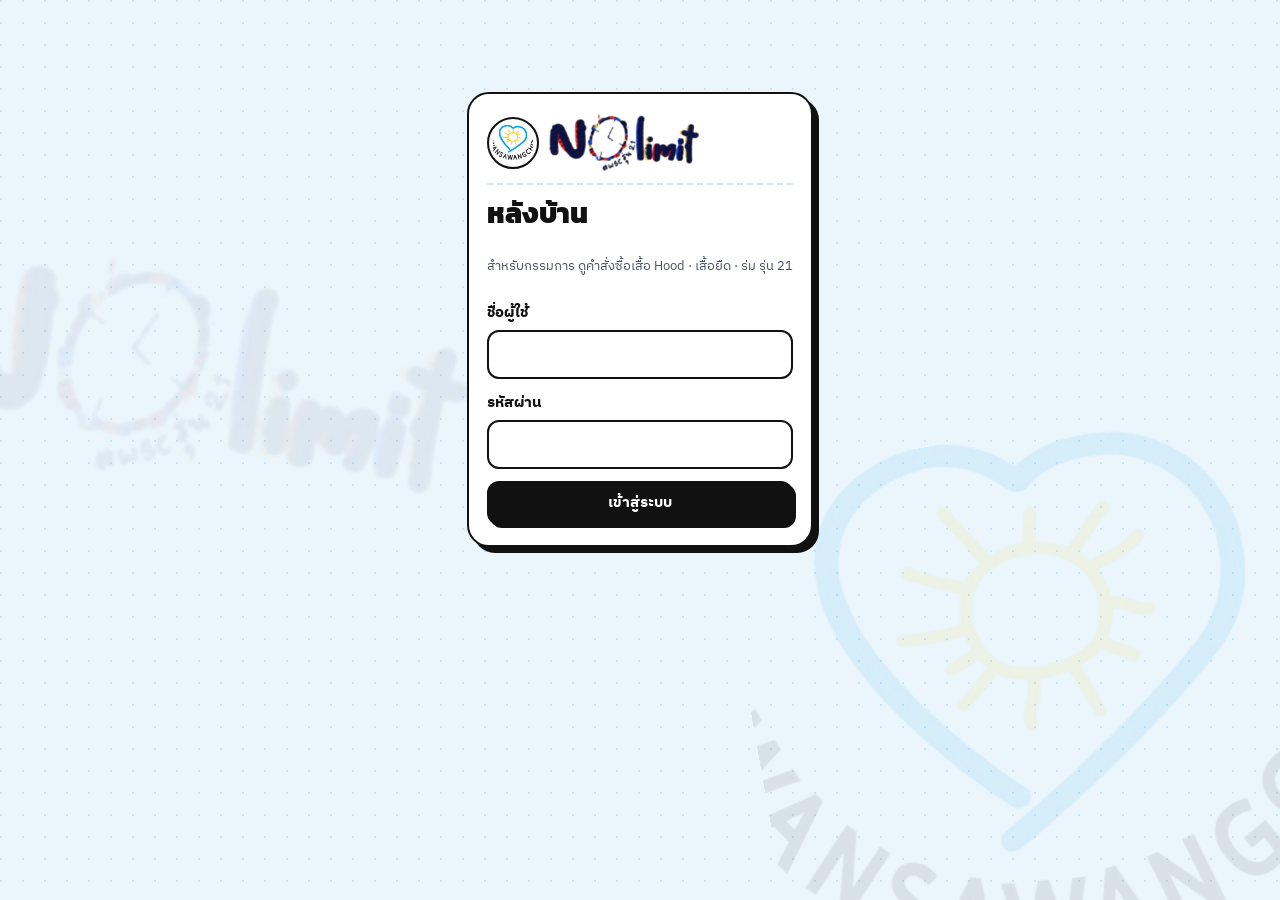
<file: admin.html>
<!doctype html>
<html lang="th">
<head>
<meta charset="utf-8">
<meta name="viewport" content="width=device-width, initial-scale=1, viewport-fit=cover">
<meta name="robots" content="noindex, nofollow">
<title>หลังบ้าน NO limit 21</title>
<link rel="icon" href="img/school-logo.png">
<link rel="preconnect" href="https://fonts.googleapis.com">
<link rel="preconnect" href="https://fonts.gstatic.com" crossorigin>
<link rel="stylesheet" href="https://fonts.googleapis.com/css2?family=IBM+Plex+Sans+Thai:wght@400;500;600;700&family=Kanit:wght@600;700;800&display=swap">
<style>
/* Layout: committee desk in the same sticker-board look as the order page — black header bar with the
   school + NO limit marks, pastel KPI tiles, then thick-bordered cards; one deliberate light theme. */
:root {
  --bg: #eaf5fc; --paper: #ffffff; --ink: #111111; --muted: #4a5262; --hair: #d5e2ec;
  --sky: #1d9bd7; --sky-ink: #0b5e8a; --sky-soft: #d8effb;
  --sun: #ffc61a; --sun-soft: #fff2c2;
  --coral: #e4483a; --coral-soft: #ffe2dd;
  --mint: #1e9e5c; --mint-soft: #dcf4e6; --lav-soft: #e9e6ff;
  /* names the admin script and inline styles still use */
  --surface: var(--paper); --line: var(--hair); --chip: #eef1f5; --ok: var(--mint); --ok-bg: var(--mint-soft);
  --bad-bg: var(--coral-soft); --warn-bg: var(--sun-soft); --info-bg: var(--sky-soft); --sun-ink: var(--ink);
  --shadow: 4px 4px 0 var(--ink); --shadow-sm: 3px 3px 0 var(--ink);
  --f-display: "Kanit", "IBM Plex Sans Thai", "Thonburi", sans-serif;
  --f-body: "IBM Plex Sans Thai", "Thonburi", "Sukhumvit Set", system-ui, sans-serif;
  color-scheme: light;
}
* { box-sizing: border-box; }
[hidden] { display: none !important; }
body { margin: 0; color: var(--ink); font-family: var(--f-body); font-size: 15px; line-height: 1.55;
  background-color: var(--bg); background-image: radial-gradient(circle at 1px 1px, rgba(29,155,215,.18) 1.2px, transparent 1.4px); background-size: 22px 22px;
  padding-left: max(16px, env(safe-area-inset-left, 0px)); padding-right: max(16px, env(safe-area-inset-right, 0px));
  padding-bottom: calc(32px + env(safe-area-inset-bottom, 0px)); position: relative; isolation: isolate; overflow-x: hidden; }
body::before, body::after { content: ""; position: fixed; z-index: -1; pointer-events: none; background-repeat: no-repeat; background-size: contain; }
body::before { width: min(78vmin, 600px); aspect-ratio: 560 / 490; right: -8vmin; bottom: -6vmin; background-image: url(img/school-logo.png); opacity: .09; transform: rotate(-10deg); }
body::after { width: min(70vmin, 560px); aspect-ratio: 423 / 162; left: -10vmin; top: 30vh; background-image: url(img/logo-nolimit.png); opacity: .06; transform: rotate(9deg); }
button, input, select { font: inherit; color: inherit; }
:focus-visible { outline: 3px solid var(--sky); outline-offset: 2px; }
.num { font-variant-numeric: tabular-nums; }
.wrap { max-width: 1040px; margin: 0 auto; display: grid; gap: 20px; padding-top: calc(20px + env(safe-area-inset-top, 0px)); }
h1 { font-family: var(--f-display); font-size: 28px; font-weight: 800; margin: 0; line-height: 1.2; }
h2 { font-family: var(--f-display); font-size: 22px; font-weight: 800; margin: 0; line-height: 1.25; }
.top { display: flex; flex-wrap: wrap; justify-content: space-between; align-items: center; gap: 10px; }
.top .who { color: var(--muted); font-size: 13.5px; }
.tools { display: flex; flex-wrap: wrap; gap: 8px; align-items: center; }

/* brand marks */
.marks { display: flex; align-items: center; gap: 10px; }
.marks .badge { width: 52px; height: 52px; border-radius: 50%; background: #fff; border: 2.5px solid var(--ink); display: grid; place-items: center; flex: none; }
.marks .badge img { width: 40px; height: auto; }
.marks .nolimit { width: 150px; height: auto; }

/* dashboard header bar */
.deskhead { background: linear-gradient(115deg, #bfe6f8 0%, #e2f4fc 38%, #fff7da 72%, #ffe58a 100%); color: var(--ink); border: 2px solid rgba(29, 155, 215, .35); border-radius: 22px; padding: 14px 16px; display: flex; flex-wrap: wrap; align-items: center; justify-content: space-between; gap: 12px; box-shadow: 0 10px 26px rgba(29, 155, 215, .18); }
.deskhead .marks .badge { border-color: var(--sky); }
.deskhead .marks { flex-wrap: wrap; min-width: 0; }
.deskhead .marks .nolimit { width: 130px; }
@media (max-width: 520px) { .deskhead .marks .nolimit { width: 104px; } .deskhead h1 { font-size: 21px; } }
.deskhead h1 { color: var(--ink); font-size: 24px; }
.deskhead .who { color: #3d5566; font-size: 13px; }
.deskhead .btn { box-shadow: none; }
.deskhead .btn:not(.sun):not(.danger) { background: rgba(255, 255, 255, .75); }
.deskhead .btn.danger { background: rgba(255, 255, 255, .75); color: var(--coral); border-color: var(--coral); }

/* buttons */
.btn { border: 2px solid var(--ink); border-radius: 12px; padding: 8px 14px; font-weight: 800; cursor: pointer; background: var(--paper); box-shadow: var(--shadow-sm); transition: transform .1s, box-shadow .1s; }
.btn:active { transform: translate(2px, 2px); box-shadow: 1px 1px 0 var(--ink); }
.btn.primary { background: var(--ink); color: #fff; }
.btn.sun { background: var(--sun); color: var(--ink); }
.btn.small { padding: 4px 10px; font-size: 13px; border-radius: 10px; box-shadow: 2px 2px 0 var(--ink); }
.btn.danger { color: #b0261a; border-color: var(--coral); }
.btn.danger.armed, .btn.danger.solid { background: var(--coral); color: #fff; border-color: var(--ink); }
.btn.okbtn { background: var(--mint-soft); color: #11663a; }
.btn:disabled { opacity: .45; cursor: default; box-shadow: none; }

/* cards */
.card { background: var(--paper); border: 2.5px solid var(--ink); border-radius: 22px; box-shadow: var(--shadow); padding: 20px 18px; display: grid; gap: 12px; min-width: 0; }
.login { max-width: 400px; margin: 8vh auto 0; box-shadow: 6px 6px 0 var(--ink); }
.login .marks { padding-bottom: 12px; border-bottom: 2px dashed var(--hair); }
.dangerzone { border-color: var(--coral); box-shadow: 4px 4px 0 var(--coral); background: #fffaf9; }
label.field { display: grid; gap: 6px; font-weight: 700; }
input[type=text], input[type=password], input[type=search] { width: 100%; border: 2px solid var(--ink); background: var(--paper); border-radius: 12px; padding: 10px 12px; font-size: 16px; }
input:focus, select:focus { outline: none; box-shadow: var(--shadow-sm); }
select { border: 2px solid var(--ink); background: var(--paper); border-radius: 12px; padding: 8px 10px; font-size: 15px; }
.err { background: var(--coral-soft); border: 2px solid var(--coral); border-radius: 12px; padding: 10px 12px; font-weight: 600; }
#mailWarn { color: #b0261a; font-size: 13.5px; font-weight: 600; background: var(--coral-soft); border: 2px solid var(--coral); border-radius: 12px; padding: 8px 12px; }
.hint { color: var(--muted); font-size: 13px; }

/* KPI tiles */
.kpis { display: grid; grid-template-columns: repeat(auto-fit, minmax(150px, 1fr)); gap: 14px; }
.kpi { border: 2.5px solid var(--ink); border-radius: 18px; padding: 12px 14px; box-shadow: var(--shadow); display: grid; gap: 2px; min-width: 0; background: var(--paper); }
#kpis .kpi:nth-child(6n+1) { background: var(--sun-soft); }
#kpis .kpi:nth-child(6n+2) { background: var(--sky-soft); }
#kpis .kpi:nth-child(6n+3) { background: var(--lav-soft); }
#kpis .kpi:nth-child(6n+4) { background: var(--mint-soft); }
#kpis .kpi:nth-child(6n+5) { background: #fff; }
#kpis .kpi:nth-child(6n+6) { background: var(--coral-soft); }
.kpi b { font-size: 12.5px; color: var(--muted); font-weight: 700; letter-spacing: .02em; }
.kpi strong { font-family: var(--f-display); font-size: 28px; font-weight: 800; line-height: 1.15; }
#otherTotals .kpi { border-width: 2px; box-shadow: var(--shadow-sm) !important; background: #f6fafd !important; }
@media (max-width: 640px) { .kpis { grid-template-columns: repeat(2, minmax(0, 1fr)); } .kpi strong { font-size: 22px; } }

/* tables */
.grid2 { display: grid; grid-template-columns: repeat(auto-fit, minmax(280px, 1fr)); gap: 14px; }
.tablewrap { overflow-x: auto; border: 2px solid var(--ink); border-radius: 14px; background: var(--paper); }
table { border-collapse: collapse; width: 100%; font-size: 14px; }
th, td { padding: 7px 10px; border-bottom: 1.5px dashed var(--hair); text-align: right; white-space: nowrap; }
th:first-child, td:first-child { text-align: left; }
th { background: var(--sky-soft); color: var(--ink); font-weight: 800; font-size: 12.5px; border-bottom: 2px solid var(--ink); }
tr.tot td { font-weight: 800; border-top: 2px solid var(--ink); border-bottom: 0; background: var(--sun-soft); }
td.zero { color: var(--muted); opacity: .55; }
#tNames th, #tNames td { text-align: left; }
#tNames td.nm { font-weight: 800; letter-spacing: .03em; }

/* households */
.houses { display: grid; gap: 14px; }
.house { background: var(--paper); border: 2px solid var(--ink); border-radius: 18px; box-shadow: var(--shadow-sm); padding: 14px; display: grid; gap: 8px; min-width: 0; }
.house .hd { display: flex; flex-wrap: wrap; justify-content: space-between; gap: 6px 12px; align-items: baseline; }
.house .nm { font-weight: 800; font-size: 16px; }
.house .em { color: var(--muted); font-size: 13.5px; overflow-wrap: anywhere; }
.house .amt { font-family: var(--f-display); font-size: 24px; font-weight: 800; }
.ord { display: grid; grid-template-columns: auto minmax(0,1fr) auto auto; gap: 4px 10px; align-items: start; border-top: 2px dashed var(--hair); padding-top: 8px; }
.ord .id { font-weight: 800; color: var(--sky-ink); }
.ord.slip .id { color: #11663a; }
.ord .items { min-width: 0; overflow-wrap: anywhere; }
.ord .items small { display: block; color: var(--muted); }
.ord .t { font-weight: 700; text-align: right; }
.sliptools { display: flex; flex-wrap: wrap; gap: 6px; justify-content: flex-end; grid-column: 1 / -1; }
.rejbox { display: flex; gap: 6px; flex-wrap: wrap; align-items: center; }
.rejbox input { flex: 1 1 220px; min-width: 0; border: 2px solid var(--coral); background: var(--coral-soft); border-radius: 10px; padding: 6px 10px; font-size: 15px; }
.dup { display: flex; flex-wrap: wrap; gap: 6px 10px; align-items: baseline; padding: 9px 0; border-bottom: 2px dashed var(--hair); }
.dup:last-child { border-bottom: 0; }

/* pills */
.pill { font-size: 12px; font-weight: 800; border-radius: 999px; padding: 1px 10px; white-space: nowrap; display: inline-block; border: 1.5px solid var(--ink); }
.pill.warn { background: var(--sun); color: var(--ink); }
.pill.fund { background: var(--sky); color: #fff; }
.pill.ok { background: var(--mint); color: #fff; }
.pill.wait { background: #eef1f5; color: var(--muted); }

/* slip viewer + toast */
.viewer { position: fixed; inset: 0; z-index: 40; background: rgba(17,17,17,.6); display: flex; align-items: center; justify-content: center;
  padding: max(16px, env(safe-area-inset-top, 0px)) max(16px, env(safe-area-inset-right, 0px)) max(16px, env(safe-area-inset-bottom, 0px)) max(16px, env(safe-area-inset-left, 0px)); }
.viewer .box { background: var(--paper); border: 3px solid var(--ink); border-radius: 18px; box-shadow: 6px 6px 0 var(--ink); padding: 12px; max-width: 560px; width: 100%; max-height: 100%; overflow: auto; display: grid; gap: 10px; }
.viewer .box .bar { display: flex; justify-content: space-between; align-items: center; gap: 10px; font-weight: 800; }
.viewer img { width: 100%; height: auto; border-radius: 10px; border: 2px solid var(--ink); }
.toast { position: fixed; left: 50%; bottom: calc(20px + env(safe-area-inset-bottom, 0px)); transform: translateX(-50%); background: var(--ink); color: #fff; border: 2px solid var(--sun);
  padding: 8px 18px; border-radius: 999px; font-weight: 700; z-index: 30; max-width: calc(100% - 32px); }
textarea.copybuf { position: fixed; left: -9999px; top: 0; }
</style>
</head>
<body>
<main class="wrap">
  <section class="card login" id="loginCard">
    <div class="marks" aria-hidden="true"><span class="badge"><img src="img/school-logo.png" width="560" height="490" alt=""></span><img class="nolimit" src="img/logo-nolimit.png" width="423" height="162" alt=""></div>
    <h1>หลังบ้าน</h1>
    <p class="hint">สำหรับกรรมการ ดูคำสั่งซื้อเสื้อ Hood · เสื้อยืด · ร่ม รุ่น 21</p>
    <form id="loginForm" class="card" style="box-shadow:none;padding:0;border:0;background:none;margin:0">
      <label class="field" for="user">ชื่อผู้ใช้<input type="text" id="user" autocomplete="username" autocapitalize="none"></label>
      <label class="field" for="pass">รหัสผ่าน<input type="password" id="pass" autocomplete="current-password"></label>
      <div class="err" id="loginErr" hidden></div>
      <button class="btn primary" type="submit" id="loginBtn">เข้าสู่ระบบ</button>
    </form>
  </section>

  <div id="dash" hidden>
    <div class="wrap" style="padding-top:0">
      <div class="deskhead">
        <div class="marks"><span class="badge"><img src="img/school-logo.png" width="560" height="490" alt=""></span><img class="nolimit" src="img/logo-nolimit.png" width="423" height="162" alt=""><div><h1>หลังบ้าน · NO limit 21</h1><div class="who num" id="stamp"></div></div></div>
        <div class="tools">
          <button class="btn" id="reload" type="button">รีเฟรช</button>
          <button class="btn sun" id="xlsx" type="button">Export Excel</button>
          <button class="btn" id="copyAll" type="button">คัดลอกไป Google Sheets</button>
          <button class="btn danger" id="clearOpen" type="button">ล้างข้อมูลทั้งหมด</button>
          <button class="btn" id="logout" type="button">ออกจากระบบ</button>
        </div>
      </div>
      <div id="mailWarn" hidden></div>

      <section class="card dangerzone" id="clearBox" hidden>
        <h2>ล้างข้อมูลทั้งหมด</h2>
        <p id="clearInfo"></p>
        <label class="field" for="clearWord">พิมพ์คำว่า ลบทั้งหมด เพื่อยืนยัน
          <input type="text" id="clearWord" autocomplete="off"></label>
        <div class="tools"><button class="btn" id="clearCancel" type="button">ยกเลิก</button><button class="btn danger solid" id="clearGo" type="button" disabled>ลบข้อมูลทั้งหมด</button></div>
      </section>

      <div class="kpis" id="kpis"></div>

      <section class="card">
        <h2>ยอดสั่งผลิต</h2>
        <p class="hint">ใช้ส่งให้ supplier · Hood รวมตัวฟรีของน้องและตัวที่สั่งเพิ่ม</p>
        <div class="grid2">
          <div class="tablewrap"><table class="num" id="tHood"></table></div>
          <div class="tablewrap"><table class="num" id="tTee"></table></div>
        </div>
        <div id="otherTotals"></div>
      </section>

      <section class="card">
        <div class="top"><h2>ชื่อสกรีนบนกระเป๋า Hood</h2><button class="btn small" id="copyNames" type="button">คัดลอกรายชื่อ</button></div>
        <p class="hint">ไว้ส่งโรงงานสกรีน · เรียงตามไซส์ · ผู้ปกครองพิมพ์เป็นภาษาอังกฤษ</p>
        <div class="tablewrap"><table class="num" id="tNames"></table></div>
      </section>

      <section class="card">
        <h2>ตรวจสั่งซ้ำ</h2>
        <p class="hint">ระบบเทียบให้ทุกครั้งที่เปิดหน้านี้: อีเมลเดียวกันสั่งรายการเหมือนกัน · ชื่อสกรีนเดียวกันอยู่คนละอีเมล · ชื่อผู้สั่งหรือเบอร์เดียวกันแต่ใช้คนละอีเมล</p>
        <div id="dups"></div>
      </section>

      <section class="card">
        <div class="top"><h2>รายบ้าน (ตามอีเมล)</h2>
          <div class="tools"><select id="f" aria-label="กรองสถานะการจ่าย"><option value="">ทุกบ้าน</option><option value="none">ยังไม่ได้โอน</option><option value="part">โอนไม่ครบ</option><option value="wait">รอตรวจสลิป</option><option value="done">ชำระครบ ตรวจแล้ว</option><option value="free">ไม่มียอดต้องโอน</option></select>
          <input type="search" id="q" placeholder="ค้นหาชื่อ / อีเมล / เลขที่" style="max-width:240px"></div></div>
        <div class="houses" id="houses"></div>
      </section>
    </div>
  </div>
</main>
<div class="toast" id="toast" hidden></div>
<div class="viewer" id="viewer" hidden role="dialog" aria-modal="true" aria-labelledby="viewTitle">
  <div class="box"><div class="bar"><span id="viewTitle"></span><button class="btn small" type="button" data-closeview>ปิด</button></div>
    <p class="hint" id="viewMsg"></p><img id="viewImg" alt="รูปสลิปโอนเงิน" hidden></div>
</div>

<script>
var API = 'https://script.google.com/macros/s/AKfycbzKnFJLyZAMiZ4j46yJvun-DkF8fx2AbNIkvEboz5PvzCaR3iLZCGfJU9PH9yimCbNhLQ/exec';
var D = null, token = '';
function $(id) { return document.getElementById(id); }
function esc(s) { return String(s == null ? '' : s).replace(/[&<>"']/g, function (c) { return { '&': '&amp;', '<': '&lt;', '>': '&gt;', '"': '&quot;', "'": '&#39;' }[c]; }); }
function baht(n) { return (n || 0).toLocaleString('th-TH') + ' ฿'; }
function when(iso) { try { return new Date(iso).toLocaleString('th-TH', { day: 'numeric', month: 'short', hour: '2-digit', minute: '2-digit' }); } catch (e) { return ''; } }
function wait(ms) { return new Promise(function (r) { setTimeout(r, ms); }); }
function store(k, v) { try { if (v === undefined) return localStorage.getItem(k) || ''; if (v === null) localStorage.removeItem(k); else localStorage.setItem(k, v); } catch (e) { return ''; } }
function itemName(i) { return i === 'tee' ? 'เสื้อยืด' : 'Hood'; }

// ms: give up on a stalled request and retry (only for reads/login — repeating them is harmless); the last try waits as long as it takes
function call(url, opts, key, tries, ms) {
  tries = tries == null ? 2 : tries;
  var ctl = ms && tries > 0 && window.AbortController ? new AbortController() : null, timer = ctl && setTimeout(function () { ctl.abort(); }, ms);
  return fetch(url, ctl ? Object.assign({ signal: ctl.signal }, opts) : opts).then(function (r) { if (!r.ok) throw new Error('HTTP ' + r.status); return r.json(); })
    .then(function (d) { clearTimeout(timer); if (!d || (d.ok !== false && key && !(key in d))) throw new Error('ตอบกลับไม่ครบ'); return d; })
    .catch(function (e) {
      clearTimeout(timer);
      if (tries <= 0) throw e;
      return wait(1200).then(function () { return call(url, opts, key, tries - 1, ms); });
    });
}
function post(body, key, ms) { return call(API, { method: 'POST', headers: { 'Content-Type': 'text/plain;charset=utf-8' }, body: JSON.stringify(body) }, key, null, ms); }
function toast(t) { var el = $('toast'); el.textContent = t; el.hidden = false; clearTimeout(toast.t); toast.t = setTimeout(function () { el.hidden = true; }, 2200); }
function copy(text) {
  var done = function () { toast('คัดลอกแล้ว'); };
  var fallback = function () { var ta = document.createElement('textarea'); ta.className = 'copybuf'; ta.value = text; document.body.appendChild(ta); ta.select(); try { document.execCommand('copy'); done(); } catch (e) { toast('คัดลอกไม่ได้'); } ta.remove(); };
  if (navigator.clipboard && navigator.clipboard.writeText) navigator.clipboard.writeText(text).then(done, fallback); else fallback();
}

/* ---------- auth ---------- */
$('loginForm').addEventListener('submit', function (e) {
  e.preventDefault();
  var btn = $('loginBtn'); btn.disabled = true; btn.textContent = 'กำลังตรวจสอบ…'; $('loginErr').hidden = true;
  post({ action: 'login', user: $('user').value, pass: $('pass').value }, 'token', 10000).then(function (d) {
    if (!d.ok) throw new Error(d.error);
    token = d.token; store('wsc21-token', token); $('pass').value = '';
    if (d.data) show(d.data); else return loadData();
  }).catch(function (err) { $('loginErr').hidden = false; $('loginErr').textContent = err.message; })
    .then(function () { btn.disabled = false; btn.textContent = 'เข้าสู่ระบบ'; });
});
function logout() { token = ''; store('wsc21-token', null); D = null; $('dash').hidden = true; $('loginCard').hidden = false; }
$('logout').addEventListener('click', logout);

function show(d) { D = d; $('loginCard').hidden = true; $('dash').hidden = false; render(); }
function loadData() {
  return call(API + '?action=admin&token=' + encodeURIComponent(token), { cache: 'no-store' }, 'orders', null, 10000).then(function (d) {
    if (!d.ok) { if (d.error === 'AUTH') { logout(); throw new Error('หมดเวลาเข้าสู่ระบบ กรุณาเข้าใหม่'); } throw new Error(d.error); }
    show(d);
  });
}
$('reload').addEventListener('click', function () { loadData().then(function () { toast('อัปเดตแล้ว'); }).catch(function (e) { toast(e.message); }); });

/* ---------- render ---------- */
function houses() {
  var map = {}, list = [];
  function house(email) {
    if (!map[email]) { map[email] = { email: email, names: [], contacts: [], orders: [], slips: [], total: 0, paid: 0, checked: 0 }; list.push(map[email]); }
    return map[email];
  }
  D.orders.forEach(function (o) {
    var h = house(o.email);
    if (h.names.indexOf(o.name) < 0) h.names.push(o.name);
    if (o.contact && h.contacts.indexOf(o.contact) < 0) h.contacts.push(o.contact);
    h.orders.push(o); h.total += o.total || 0;
  });
  (D.slips || []).forEach(function (x) {
    var h = house(x.email);
    if (!h.names.length) h.names.push(x.name || x.email);
    h.slips.push(x); if (!x.rejected) { h.paid += Number(x.amount) || 0; if (x.checked) h.checked += Number(x.amount) || 0; }
  });
  list.forEach(function (h) {
    h.due = Math.max(0, Math.round((h.total - h.paid) * 100) / 100);
    var live = h.slips.filter(function (x) { return !x.rejected; });
    h.status = h.due > 0 ? (h.paid > 0 ? 'part' : 'none') : !live.length ? 'free' : live.some(function (x) { return !x.checked; }) ? 'wait' : 'done';
  });
  return list;
}
var STATUS = { none: ['ยังไม่ได้โอน', 'warn'], part: ['โอนไม่ครบ', 'warn'], wait: ['รอตรวจสลิป', 'fund'], done: ['ชำระครบ ตรวจแล้ว', 'ok'], free: ['ไม่มียอดต้องโอน', 'ok'] };
// one entry per hoodie (size + name + free?); orders saved before names existed are rebuilt from their counts
function unitsOf(o) {
  if (o.hoodUnits && o.hoodUnits.length) return o.hoodUnits;
  var u = [];
  if (o.hoodFree) u.push({ size: o.hoodFree, name: '', free: true });
  D.hoodSizes.forEach(function (s) { for (var i = 0; i < ((o.hood || {})[s] || 0); i++) u.push({ size: s, name: '', free: false }); });
  return u;
}
function allUnits() {
  var list = [];
  D.orders.forEach(function (o) { unitsOf(o).forEach(function (u) { list.push({ size: u.size, name: u.name || '', free: !!u.free, id: o.id, by: o.name }); }); });
  list.sort(function (a, b) { return D.hoodSizes.indexOf(a.size) - D.hoodSizes.indexOf(b.size) || a.name.toLowerCase().localeCompare(b.name.toLowerCase()); });
  return list;
}
function lines(o) {
  var P = D.prices, L = [];
  unitsOf(o).forEach(function (u) { L.push(['Hood ' + u.size + (u.name ? ' · ชื่อ ' + u.name : ' · (ไม่มีชื่อ)') + (u.free ? ' (ตัวฟรี)' : ''), u.free ? 'ฟรี' : P.hood]); });
  D.teeSizes.forEach(function (s) { var n = (o.tee || {})[s]; if (n) L.push(['เสื้อยืด ' + s + ' × ' + n, n * P.tee[s]]); });
  if (o.umbrella) L.push(['ร่ม × ' + o.umbrella, o.umbrella * P.umbrella]);
  return L;
}
function billText(h) {
  var t = 'สรุปยอดสั่งเสื้อ NO limit รุ่น 21\nคุณ ' + h.names.join(' / ') + '\n';
  h.orders.forEach(function (o) {
    lines(o).forEach(function (l) { t += '- ' + l[0] + ' = ' + (typeof l[1] === 'number' ? l[1].toLocaleString('th-TH') + ' บาท' : l[1]) + '\n'; });
  });
  t += 'รวม ' + h.total.toLocaleString('th-TH') + ' บาท';
  if (h.paid) t += '\nแนบสลิปแล้ว ' + h.paid.toLocaleString('th-TH') + ' บาท · คงเหลือ ' + Math.max(0, h.total - h.paid).toLocaleString('th-TH') + ' บาท';
  return t;
}
function render() {
  var O = D.orders, P = D.prices, H = houses();
  $('stamp').textContent = 'ข้อมูล ณ ' + when(D.now) + ' · ปิดรับ ' + when(D.closeAt) + (D.mailQuota >= 0 ? ' · ส่งอีเมลได้อีก ' + D.mailQuota + ' ฉบับวันนี้' : '');
  $('mailWarn').hidden = !D.lastMailError; $('mailWarn').textContent = D.lastMailError ? 'อีเมลล่าสุดที่ส่งไม่สำเร็จ: ' + D.lastMailError : '';
  var pieces = 0, money = 0;
  var hoodFree = {}, hoodExtra = {}, tee = {}, umb = 0;
  O.forEach(function (o) {
    money += o.total || 0;
    if (o.hoodFree) { hoodFree[o.hoodFree] = (hoodFree[o.hoodFree] || 0) + 1; pieces++; }
    Object.keys(o.hood || {}).forEach(function (s) { hoodExtra[s] = (hoodExtra[s] || 0) + o.hood[s]; pieces += o.hood[s]; });
    Object.keys(o.tee || {}).forEach(function (s) { tee[s] = (tee[s] || 0) + o.tee[s]; pieces += o.tee[s]; });
    umb += o.umbrella || 0; pieces += o.umbrella || 0;
  });
  var paid = 0, checked = 0, waiting = 0;
  (D.slips || []).forEach(function (x) { if (x.rejected) return; var n = Number(x.amount) || 0; paid += n; if (x.checked) checked += n; else waiting++; });
  $('kpis').innerHTML = [['บ้านที่สั่ง', H.filter(function (h) { return h.orders.length; }).length], ['ชิ้นทั้งหมด', pieces], ['ยอดสั่งรวม', baht(money)],
    ['แนบสลิปแล้ว', baht(paid)], ['ตรวจแล้ว', baht(checked)], ['สลิปรอตรวจ', waiting + ' ใบ']].map(function (k) {
    return '<div class="kpi"><b>' + k[0] + '</b><strong class="num">' + k[1] + '</strong></div>';
  }).join('');

  var th = '<thead><tr><th>Hood</th><th>ตัวฟรี</th><th>สั่งเพิ่ม</th><th>รวม</th></tr></thead><tbody>', a = 0, b = 0;
  D.hoodSizes.forEach(function (s) { var f = hoodFree[s] || 0, x = hoodExtra[s] || 0; a += f; b += x;
    th += '<tr><td><b>' + s + '</b></td><td class="' + (f ? '' : 'zero') + '">' + f + '</td><td class="' + (x ? '' : 'zero') + '">' + x + '</td><td class="' + (f + x ? '' : 'zero') + '"><b>' + (f + x) + '</b></td></tr>'; });
  th += '<tr class="tot"><td>รวม</td><td>' + a + '</td><td>' + b + '</td><td>' + (a + b) + '</td></tr></tbody>';
  $('tHood').innerHTML = th;
  var tt = '<thead><tr><th>เสื้อยืด</th><th>ราคา</th><th>จำนวน</th><th>เป็นเงิน</th></tr></thead><tbody>', n = 0, m = 0;
  D.teeSizes.forEach(function (s) { var q = tee[s] || 0; n += q; m += q * P.tee[s];
    tt += '<tr><td><b>' + s + '</b></td><td>' + P.tee[s] + '</td><td class="' + (q ? '' : 'zero') + '">' + q + '</td><td class="' + (q ? '' : 'zero') + '">' + (q * P.tee[s]).toLocaleString('th-TH') + '</td></tr>'; });
  tt += '<tr class="tot"><td>รวม</td><td></td><td>' + n + '</td><td>' + m.toLocaleString('th-TH') + '</td></tr></tbody>';
  $('tTee').innerHTML = tt;
  $('otherTotals').innerHTML = '<div class="kpis">' + [['ร่ม', umb + ' คัน'], ['Hood ทั้งหมด', (a + b) + ' ตัว']].map(function (k) {
    return '<div class="kpi" style="box-shadow:none;background:var(--bg)"><b>' + k[0] + '</b><strong class="num" style="font-size:20px">' + k[1] + '</strong></div>';
  }).join('') + '</div>';

  renderDups();
  var U = allUnits();
  $('tNames').innerHTML = '<thead><tr><th>#</th><th>ไซส์</th><th>ชื่อที่สกรีน</th><th>ออเดอร์</th><th>ผู้สั่ง</th></tr></thead><tbody>' +
    (U.length ? U.map(function (u, i) {
      return '<tr><td>' + (i + 1) + '</td><td><b>' + esc(u.size) + '</b></td><td class="nm">' + (u.name ? esc(u.name) : '<span class="pill warn">ไม่มีชื่อ</span>') +
        (u.free ? ' <span class="hint">ตัวฟรี</span>' : '') + '</td><td>' + esc(u.id) + '</td><td>' + esc(u.by) + '</td></tr>';
    }).join('') : '<tr><td colspan="5" class="hint">ยังไม่มี Hood ที่สั่ง</td></tr>') + '</tbody>';
  renderHouses(H);
}
function renderHouses(H) {
  var q = $('q').value.trim().toLowerCase(), f = $('f').value;
  var list = H.filter(function (h) {
    if (f && h.status !== f) return false;
    return !q || (h.email + ' ' + h.names.join(' ') + ' ' + h.orders.map(function (o) { return o.id; }).join(' ') + ' ' + h.slips.map(function (x) { return x.id; }).join(' ')).toLowerCase().indexOf(q) >= 0;
  });
  $('houses').innerHTML = list.length ? list.map(function (h, i) {
    var st = STATUS[h.status];
    return '<div class="house"><div class="hd"><div><div class="nm">' + esc(h.names.join(' / ')) + ' <span class="pill ' + st[1] + '">' + st[0] + '</span></div><div class="em">' + esc(h.email) +
      (h.contacts.length ? ' · ' + esc(h.contacts.join(', ')) : '') + '</div></div>' +
      '<div class="amt num">' + baht(h.total) +
      '<div class="hint num">จ่ายแล้ว ' + baht(h.paid) + ' · คงเหลือ ' + baht(Math.max(0, h.total - h.paid)) + '</div></div></div>' +
      h.orders.map(function (o) {
        return '<div class="ord"><span class="id">' + esc(o.id) + '</span><span class="items">' +
          esc(lines(o).map(function (l) { return l[0]; }).join(' · ')) + '<small>' + when(o.ts) + (o.note ? ' · หมายเหตุ: ' + esc(o.note) : '') + '</small></span>' +
          '<span class="t num">' + baht(o.total) + '</span><button class="btn small danger" type="button" data-del="' + esc(o.id) + '">ลบ</button></div>';
      }).join('') +
      h.slips.map(function (x) {
        return '<div class="ord slip"><span class="id">' + esc(x.id) + '</span><span class="items">สลิปโอน ' + (x.ocr === 'match' ? '<span class="pill ok">ระบบอ่านยอดตรง</span>' : x.ocr === 'unreadable' ? '<span class="pill warn">ระบบอ่านยอดไม่ได้ ดูรูปเอง</span>' : '') + '<small>' + when(x.ts) + '</small></span>' +
          '<span class="t num">' + baht(Number(x.amount) || 0) + '</span><span class="sliptools">' +
          '<button class="btn small" type="button" data-view="' + esc(x.id) + '">ดูสลิป</button>' +
          (x.rejected ? '<span class="pill warn">ไม่ผ่าน</span>' :
            '<button class="btn small ' + (x.checked ? 'okbtn' : '') + '" type="button" data-check="' + esc(x.id) + '" data-on="' + (x.checked ? 1 : 0) + '">' + (x.checked ? 'ยืนยันยอดแล้ว ✓' : 'ยืนยันยอด (ส่งอีเมล)') + '</button>' +
            (x.checked ? '' : '<button class="btn small danger" type="button" data-rej="' + esc(x.id) + '">ไม่ผ่าน…</button>')) +
          '<button class="btn small danger" type="button" data-sdel="' + esc(x.id) + '">ลบ</button></span>' +
          (x.rejected ? '<span class="hint" style="grid-column:1/-1">เหตุผลที่ไม่ผ่าน: ' + esc(x.reason || '') + (x.reviewedBy ? ' · โดย ' + esc(x.reviewedBy) : '') + '</span>' : '') +
          '<span class="rejbox" id="rej-' + esc(x.id) + '" hidden style="grid-column:1/-1"><input type="text" placeholder="เหตุผล เช่น ยอดไม่ตรง / โอนผิดบัญชี / สลิปไม่ชัด" maxlength="300"> ' +
          '<button class="btn small danger solid" type="button" data-rejgo="' + esc(x.id) + '">ส่งเหตุผลเข้าอีเมลผู้ปกครอง</button></span></div>';
      }).join('') +
      '<div><button class="btn small" type="button" data-bill="' + i + '">คัดลอกข้อความแจ้งยอด</button></div></div>';
  }).join('') : '<p class="hint">' + (q || f ? 'ไม่พบ' : 'ยังไม่มีคำสั่งซื้อ') + '</p>';
  $('houses').onclick = function (e) {
    var bill = e.target.closest('[data-bill]');
    if (bill) { copy(billText(list[Number(bill.getAttribute('data-bill'))])); return; }
    var view = e.target.closest('[data-view]');
    if (view) { viewSlip(view.getAttribute('data-view')); return; }
    var chk = e.target.closest('[data-check]');
    if (chk) {
      chk.disabled = true;
      post({ action: 'slipcheck', token: token, id: chk.getAttribute('data-check'), checked: chk.getAttribute('data-on') !== '1' }, 'slip').then(function (d) {
        if (!d.ok && d.error === 'AUTH') { logout(); throw new Error('หมดเวลาเข้าสู่ระบบ'); }
        if (!d.ok) throw new Error(d.error);
        D.slips.forEach(function (x) { if (x.id === d.slip.id) { x.checked = d.slip.checked; x.rejected = d.slip.rejected; x.reason = d.slip.reason; } });
        if (d.slip.checked) toast(d.mailed ? 'ยืนยันแล้ว · ส่งใบสรุปเข้าอีเมล ' + d.slip.email + ' แล้ว' : 'ยืนยันแล้ว แต่ส่งอีเมลไม่สำเร็จ');
        render();
      }).catch(function (err) { toast(err.message); chk.disabled = false; });
      return;
    }
    var rej = e.target.closest('[data-rej]');
    if (rej) { var box = $('rej-' + rej.getAttribute('data-rej')); box.hidden = !box.hidden; if (!box.hidden) box.querySelector('input').focus(); return; }
    var go = e.target.closest('[data-rejgo]');
    if (go) {
      var reason = go.parentNode.querySelector('input').value.trim();
      if (!reason) { toast('ใส่เหตุผลก่อน'); return; }
      go.disabled = true; go.textContent = 'กำลังส่ง…';
      post({ action: 'slipreject', token: token, id: go.getAttribute('data-rejgo'), reason: reason }, 'slip').then(function (d) {
        if (!d.ok && d.error === 'AUTH') { logout(); throw new Error('หมดเวลาเข้าสู่ระบบ'); }
        if (!d.ok) throw new Error(d.error);
        D.slips.forEach(function (x) { if (x.id === d.slip.id) { x.checked = false; x.rejected = true; x.reason = d.slip.reason; x.reviewedBy = d.slip.reviewedBy; } });
        toast(d.mailed ? 'ตั้งเป็นไม่ผ่าน · ส่งเหตุผลเข้าอีเมล ' + d.slip.email + ' แล้ว' : 'ตั้งเป็นไม่ผ่านแล้ว แต่ส่งอีเมลไม่สำเร็จ');
        render();
      }).catch(function (err) { toast(err.message); go.disabled = false; go.textContent = 'ส่งเหตุผลเข้าอีเมลผู้ปกครอง'; });
      return;
    }
    var del = e.target.closest('[data-del],[data-sdel]');
    if (!del) return;
    if (!del.classList.contains('armed')) { del.classList.add('armed'); del.textContent = 'ยืนยันลบ'; setTimeout(function () { del.classList.remove('armed'); del.textContent = 'ลบ'; }, 4000); return; }
    del.disabled = true; del.textContent = 'กำลังลบ…';
    var slip = del.hasAttribute('data-sdel'), id = del.getAttribute(slip ? 'data-sdel' : 'data-del');
    post({ action: slip ? 'slipdelete' : 'delete', token: token, id: id }).then(function (d) {
      if (!d.ok && d.error === 'AUTH') { logout(); throw new Error('หมดเวลาเข้าสู่ระบบ'); }
      toast(d.ok ? 'ลบ ' + id + ' แล้ว' : d.error);
      return loadData();
    }).catch(function (err) { toast(err.message); loadData().catch(function () {}); });
  };
}
function viewSlip(id) {
  var x = (D.slips || []).filter(function (s) { return s.id === id; })[0];
  $('viewTitle').textContent = id + (x ? ' · ' + (x.name || x.email) + ' · ' + baht(Number(x.amount) || 0) : '');
  $('viewImg').hidden = true; $('viewMsg').hidden = false; $('viewMsg').textContent = 'กำลังโหลดรูป…';
  $('viewer').hidden = false;
  call(API + '?action=slip&token=' + encodeURIComponent(token) + '&id=' + encodeURIComponent(id), { cache: 'no-store' }, 'dataUrl').then(function (d) {
    if (!d.ok) { if (d.error === 'AUTH') logout(); throw new Error(d.error); }
    $('viewImg').src = d.dataUrl; $('viewImg').hidden = false; $('viewMsg').hidden = true;
  }).catch(function (err) { $('viewMsg').textContent = 'โหลดรูปไม่ได้: ' + err.message; });
}
$('viewer').addEventListener('click', function (e) { if (e.target === $('viewer') || e.target.closest('[data-closeview]')) $('viewer').hidden = true; });
document.addEventListener('keydown', function (e) { if (e.key === 'Escape') $('viewer').hidden = true; });
$('q').addEventListener('input', function () { if (D) renderHouses(houses()); });
$('f').addEventListener('change', function () { if (D) renderHouses(houses()); });
$('copyNames').addEventListener('click', function () {
  if (!D) return;
  var U = allUnits();
  copy(['ไซส์\tชื่อที่สกรีน\tเลขที่ออเดอร์\tผู้สั่ง'].concat(U.map(function (u) { return [u.size, u.name, u.id, u.by].map(function (c) { return String(c).replace(/[\t\n]/g, ' '); }).join('\t'); })).join('\n'));
});
$('copyAll').addEventListener('click', function () {
  if (!D) return;
  var head = ['เลขที่', 'เวลา', 'ชื่อ', 'อีเมล', 'เบอร์/LINE', 'Hood ฟรี'].concat(D.hoodSizes.map(function (s) { return 'Hood ' + s; }), D.teeSizes.map(function (s) { return 'เสื้อยืด ' + s; }), ['ร่ม', 'ยอด (บาท)', 'หมายเหตุ', 'ชื่อสกรีน Hood']);
  var rows = D.orders.map(function (o) {
    return [o.id, when(o.ts), o.name, o.email, o.contact || '', o.hoodFree || ''].concat(
      D.hoodSizes.map(function (s) { return (o.hood || {})[s] || ''; }), D.teeSizes.map(function (s) { return (o.tee || {})[s] || ''; }),
      [o.umbrella || '', o.total, o.note || '', unitsOf(o).map(function (u) { return u.size + ':' + (u.name || '-'); }).join('; ')]);
  });
  var all = [head].concat(rows);
  if ((D.slips || []).length) {
    all.push([], ['สลิป', 'เวลา', 'ชื่อ', 'อีเมล', 'ยอดโอน (บาท)', 'ตรวจแล้ว']);
    D.slips.forEach(function (x) { all.push([x.id, when(x.ts), x.name || '', x.email, x.amount, x.checked ? 'ใช่' : '']); });
  }
  copy(all.map(function (r) { return r.map(function (c) { return String(c).replace(/[\t\n]/g, ' '); }).join('\t'); }).join('\n'));
});

/* ---------- duplicate check ---------- */
function orderSig(o) {
  var u = unitsOf(o).map(function (x) { return x.size + ':' + String(x.name || '').toLowerCase(); }).sort().join(',');
  var t = D.teeSizes.filter(function (z) { return (o.tee || {})[z]; }).map(function (z) { return z + 'x' + o.tee[z]; }).join(',');
  return u + '|' + t + '|' + (o.umbrella || 0);
}
function plainKey(s) { return String(s || '').toLowerCase().replace(/[\s.\-_,()'"]/g, ''); }
function dupGroups() {
  var out = [], byEmail = {}, byName = {}, byWho = {}, byPhone = {};
  D.orders.forEach(function (o) {
    (byEmail[o.email] = byEmail[o.email] || []).push(o);
    unitsOf(o).forEach(function (u) { var k = String(u.name || '').trim().toLowerCase(); if (k) (byName[k] = byName[k] || []).push(o); });
    var w = plainKey(o.name); if (w.length >= 2) (byWho[w] = byWho[w] || []).push(o);
    var ph = String(o.contact || '').replace(/\D/g, ''); if (ph.length >= 9) (byPhone[ph] = byPhone[ph] || []).push(o);
  });
  Object.keys(byEmail).forEach(function (em) {
    var sig = {};
    byEmail[em].forEach(function (o) { var k = orderSig(o); (sig[k] = sig[k] || []).push(o); });
    Object.keys(sig).forEach(function (k) { if (sig[k].length > 1) out.push({ kind: 'อีเมลเดียวกันสั่งรายการเหมือนกัน', what: em, orders: sig[k] }); });
  });
  function acrossEmails(map, kind, label) {
    Object.keys(map).forEach(function (k) {
      var seen = {}, list = map[k].filter(function (o) { if (seen[o.id]) return false; seen[o.id] = 1; return true; });
      var emails = {}; list.forEach(function (o) { emails[o.email] = 1; });
      if (Object.keys(emails).length > 1) out.push({ kind: kind, what: label(k, list), orders: list });
    });
  }
  acrossEmails(byName, 'ชื่อสกรีนเดียวกันอยู่คนละอีเมล', function (k) { return k.toUpperCase(); });
  acrossEmails(byWho, 'ชื่อผู้สั่งเดียวกันแต่คนละอีเมล', function (k, l) { return l[0].name; });
  acrossEmails(byPhone, 'เบอร์เดียวกันแต่คนละอีเมล', function (k) { return k; });
  return out;
}
function renderDups() {
  var g = dupGroups();
  $('dups').innerHTML = g.length ? g.map(function (x) {
    return '<div class="dup"><span class="pill warn">' + esc(x.kind) + '</span> <b>' + esc(x.what) + '</b> <span>' +
      x.orders.map(function (o) { return esc(o.id) + ' (' + esc(o.name) + ' · ' + esc(o.email) + ' · ' + when(o.ts) + ')'; }).join(' · ') + '</span></div>';
  }).join('') : '<p class="hint">ไม่พบรายการที่น่าจะสั่งซ้ำ</p>';
}

/* ---------- Excel export (SheetJS, loaded only when the button is pressed) ---------- */
function loadXlsx() {
  if (window.XLSX) return Promise.resolve(window.XLSX);
  return new Promise(function (resolve, reject) {
    var sc = document.createElement('script');
    sc.src = 'https://cdnjs.cloudflare.com/ajax/libs/xlsx/0.18.5/xlsx.full.min.js';
    sc.onload = function () { resolve(window.XLSX); };
    sc.onerror = function () { reject(new Error('โหลดตัวสร้างไฟล์ Excel ไม่ได้')); };
    document.head.appendChild(sc);
  });
}
function workbook(X) {
  var wb = X.utils.book_new(), H = houses();
  function sheet(name, rows, widths) { var ws = X.utils.aoa_to_sheet(rows); ws['!cols'] = widths.map(function (w) { return { wch: w }; }); X.utils.book_append_sheet(wb, ws, name); }
  sheet('รายบ้าน', [['อีเมล', 'ชื่อผู้สั่ง', 'เบอร์/LINE', 'เลขที่ออเดอร์', 'ยอดสั่ง (บาท)', 'ชำระแล้ว (บาท)', 'คงเหลือ (บาท)', 'สถานะ', 'สลิป']].concat(H.map(function (h) {
    return [h.email, h.names.join(' / '), h.contacts.join(', '), h.orders.map(function (o) { return o.id; }).join(', '), h.total, h.paid, h.due, STATUS[h.status][0],
      h.slips.map(function (x) { return x.id + (x.checked ? ' ✓' : ''); }).join(', ')];
  })), [28, 22, 18, 18, 12, 12, 12, 18, 16]);
  sheet('คำสั่งซื้อ', [['เลขที่', 'เวลา', 'ชื่อ', 'อีเมล', 'เบอร์/LINE', 'Hood ตัวฟรี'].concat(D.hoodSizes.map(function (z) { return 'Hood ' + z; }), D.teeSizes.map(function (z) { return 'เสื้อยืด ' + z; }), ['ร่ม', 'ยอด (บาท)', 'ชื่อสกรีน Hood', 'หมายเหตุ'])].concat(D.orders.map(function (o) {
    return [o.id, when(o.ts), o.name, o.email, o.contact || '', o.hoodFree || ''].concat(
      D.hoodSizes.map(function (z) { return (o.hood || {})[z] || ''; }), D.teeSizes.map(function (z) { return (o.tee || {})[z] || ''; }),
      [o.umbrella || '', o.total, unitsOf(o).map(function (u) { return u.size + ':' + (u.name || '-'); }).join('; '), o.note || '']);
  })), [7, 14, 18, 26, 14, 10].concat(D.hoodSizes.map(function () { return 7; }), D.teeSizes.map(function () { return 9; }), [5, 10, 40, 24]));
  sheet('ชื่อสกรีน Hood', [['ไซส์', 'ชื่อที่สกรีน', 'ตัวฟรี', 'เลขที่ออเดอร์', 'ผู้สั่ง', 'อีเมล']].concat(allUnits().map(function (u) {
    var o = D.orders.filter(function (x) { return x.id === u.id; })[0] || {};
    return [u.size, u.name, u.free ? 'ใช่' : '', u.id, u.by, o.email || ''];
  })), [8, 24, 8, 12, 20, 26]);
  var hf = {}, hx = {}, tq = {}, umb = 0;
  D.orders.forEach(function (o) {
    if (o.hoodFree) hf[o.hoodFree] = (hf[o.hoodFree] || 0) + 1;
    Object.keys(o.hood || {}).forEach(function (z) { hx[z] = (hx[z] || 0) + o.hood[z]; });
    Object.keys(o.tee || {}).forEach(function (z) { tq[z] = (tq[z] || 0) + o.tee[z]; });
    umb += o.umbrella || 0;
  });
  var prod = [['Hood', 'ตัวฟรี', 'สั่งเพิ่ม', 'รวม']].concat(D.hoodSizes.map(function (z) { return [z, hf[z] || 0, hx[z] || 0, (hf[z] || 0) + (hx[z] || 0)]; }));
  prod = prod.concat([[], ['เสื้อยืด', 'ราคา', 'จำนวน', 'เป็นเงิน']], D.teeSizes.map(function (z) { return [z, D.prices.tee[z], tq[z] || 0, (tq[z] || 0) * D.prices.tee[z]]; }), [[], ['ร่ม (คัน)', umb]]);
  sheet('ยอดสั่งผลิต', prod, [12, 10, 10, 10]);
  sheet('สลิป', [['สลิป', 'เวลา', 'ชื่อ', 'อีเมล', 'ยอด (บาท)', 'ระบบอ่านยอด', 'ผลตรวจ']].concat((D.slips || []).map(function (x) {
    return [x.id, when(x.ts), x.name || '', x.email, Number(x.amount) || 0, x.ocr === 'match' ? 'ตรง' : x.ocr === 'unreadable' ? 'อ่านไม่ได้' : '', x.rejected ? 'ไม่ผ่าน: ' + (x.reason || '') : x.checked ? 'ยืนยันแล้ว' : 'รอตรวจ'];
  })), [7, 14, 18, 26, 10, 12, 9]);
  return wb;
}
function exportXlsx() {
  if (!D) return;
  var btn = $('xlsx'); btn.disabled = true; btn.textContent = 'กำลังสร้างไฟล์…';
  loadXlsx().then(function (X) {
    var d = new Date(), pad = function (n) { return ('0' + n).slice(-2); };
    X.writeFile(workbook(X), 'สั่งเสื้อ-NOlimit21-' + d.getFullYear() + pad(d.getMonth() + 1) + pad(d.getDate()) + '-' + pad(d.getHours()) + pad(d.getMinutes()) + '.xlsx');
    toast('สร้างไฟล์ Excel แล้ว');
  }).catch(function (e) { toast(e.message); })
    .then(function () { btn.disabled = false; btn.textContent = 'Export Excel'; });
}
$('xlsx').addEventListener('click', exportXlsx);

/* ---------- clear everything ---------- */
$('clearOpen').addEventListener('click', function () {
  if (!D) return;
  $('clearInfo').textContent = 'จะลบคำสั่งซื้อทั้งหมด ' + D.orders.length + ' รายการ และสลิป ' + (D.slips || []).length + ' ใบ · ระบบสำรองข้อมูลทั้งหมดเป็นไฟล์ไว้ใน Google Drive โฟลเดอร์สลิปก่อนลบ และรูปสลิปจะอยู่ในถังขยะ Drive อีก 30 วัน · แนะนำกด Export Excel เก็บไว้ก่อน';
  $('clearWord').value = ''; $('clearGo').disabled = true; $('clearBox').hidden = false;
  $('clearBox').scrollIntoView({ block: 'center', behavior: 'smooth' });
});
$('clearCancel').addEventListener('click', function () { $('clearBox').hidden = true; });
$('clearWord').addEventListener('input', function () { $('clearGo').disabled = this.value.trim() !== 'ลบทั้งหมด'; });
$('clearGo').addEventListener('click', function () {
  var btn = $('clearGo'); btn.disabled = true; btn.textContent = 'กำลังลบ…';
  post({ action: 'clearAll', token: token, confirm: $('clearWord').value.trim() }, 'backup').then(function (d) {
    if (!d.ok && d.error === 'AUTH') { logout(); throw new Error('หมดเวลาเข้าสู่ระบบ'); }
    if (!d.ok) throw new Error(d.error);
    $('clearBox').hidden = true;
    toast('ลบแล้ว ' + d.orders + ' ออเดอร์ · ' + d.slips + ' สลิป · สำรองไว้ที่ ' + d.backup);
    return loadData();
  }).catch(function (e) { toast(e.message); }).then(function () { btn.textContent = 'ลบข้อมูลทั้งหมด'; });
});

// login is kept on this device until it expires on the server (6 hours) or ออกจากระบบ is pressed
token = store('wsc21-token');
if (token) {
  $('loginBtn').disabled = true; $('loginBtn').textContent = 'กำลังโหลดข้อมูล…';
  loadData().catch(function (e) { logout(); $('loginErr').hidden = false; $('loginErr').textContent = e.message; })
    .then(function () { $('loginBtn').disabled = false; $('loginBtn').textContent = 'เข้าสู่ระบบ'; });
} else {
  fetch(API + '?action=ping').catch(function () {}); // wake the backend while the password is being typed
}
</script>
</body>
</html>
</file>
